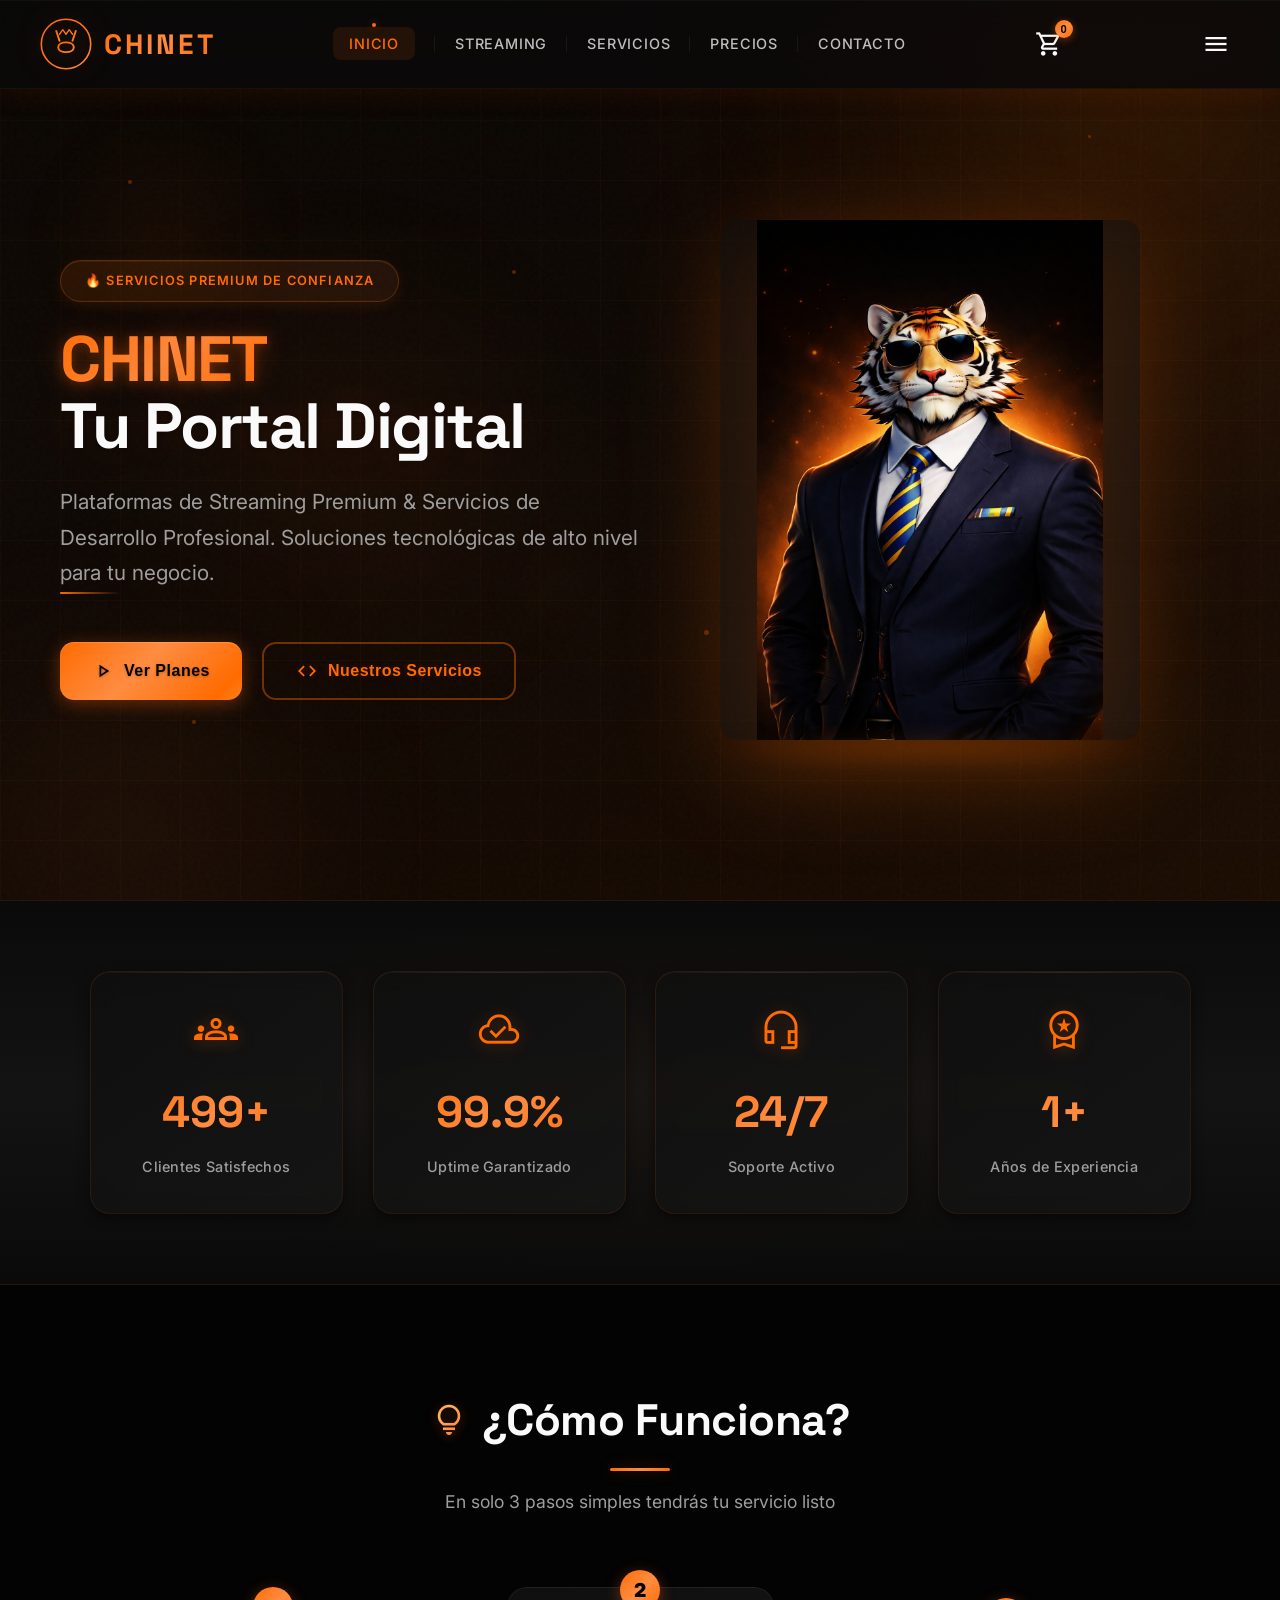
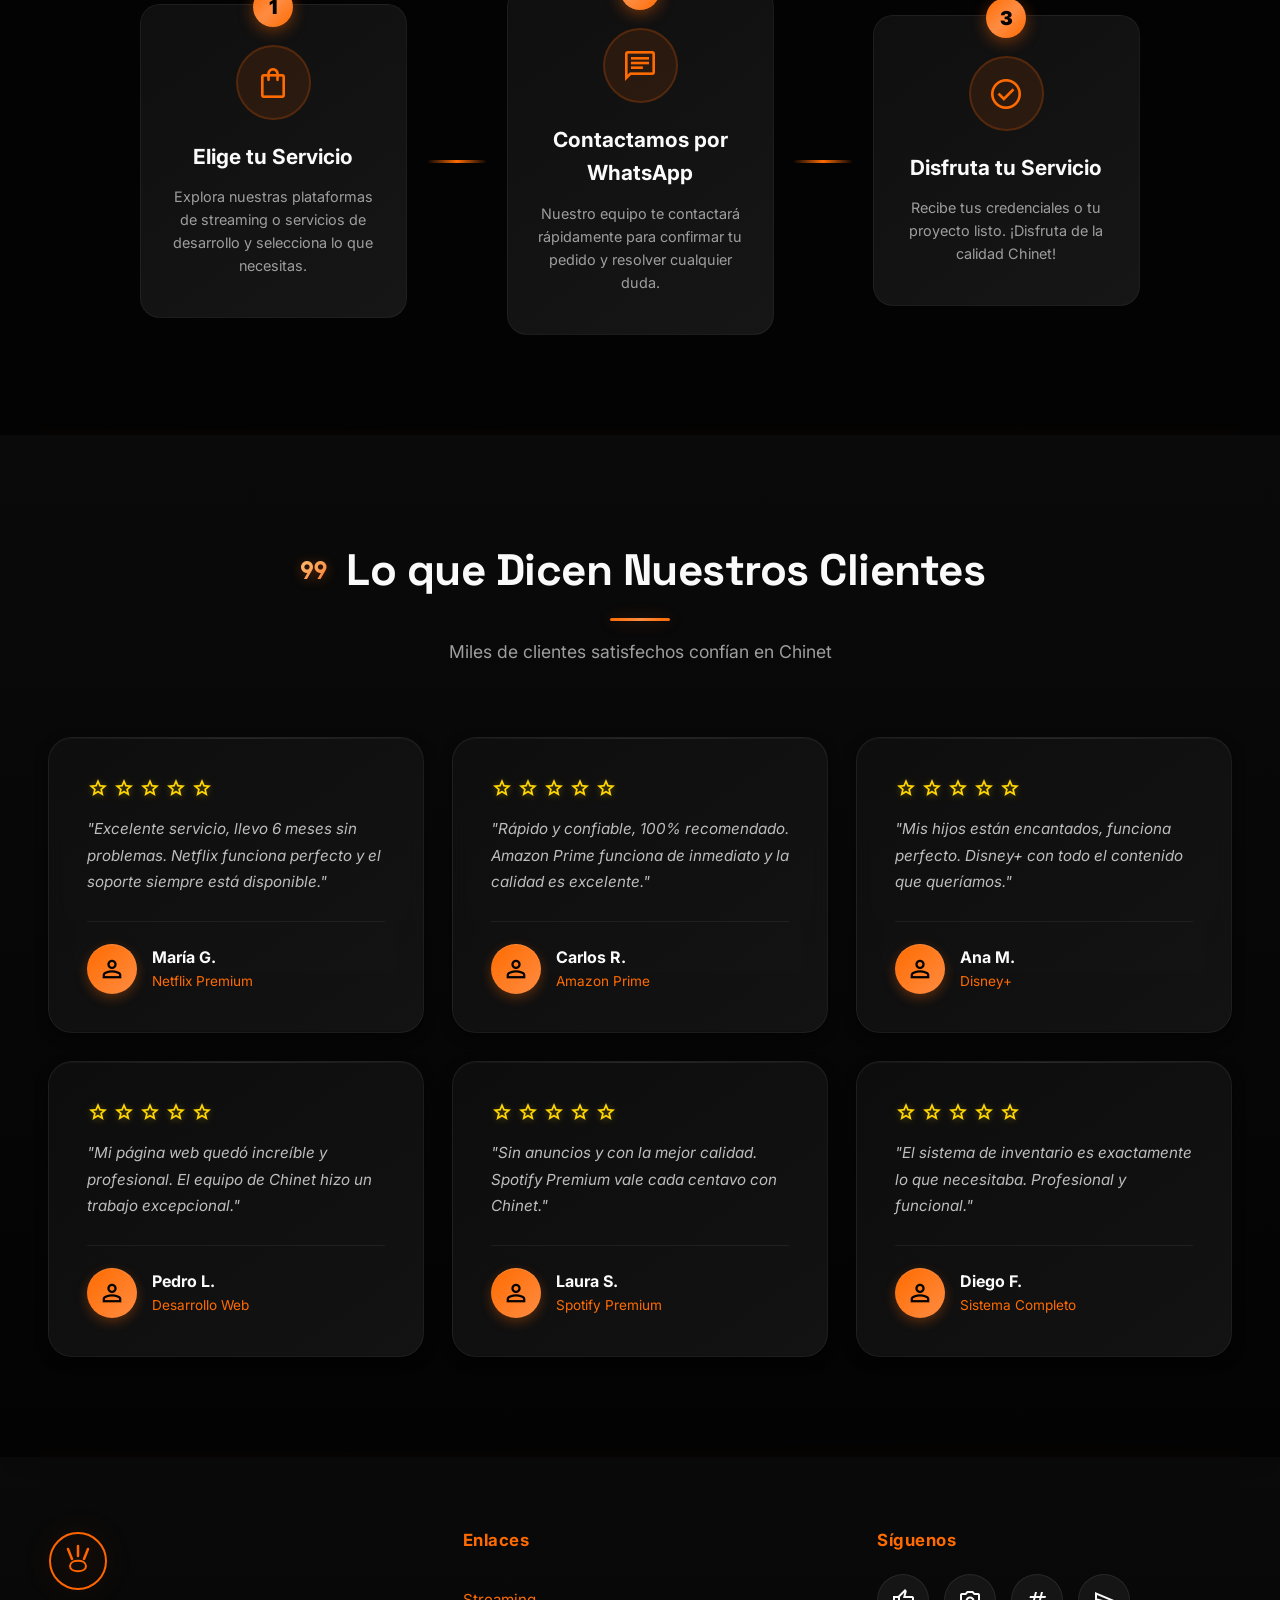
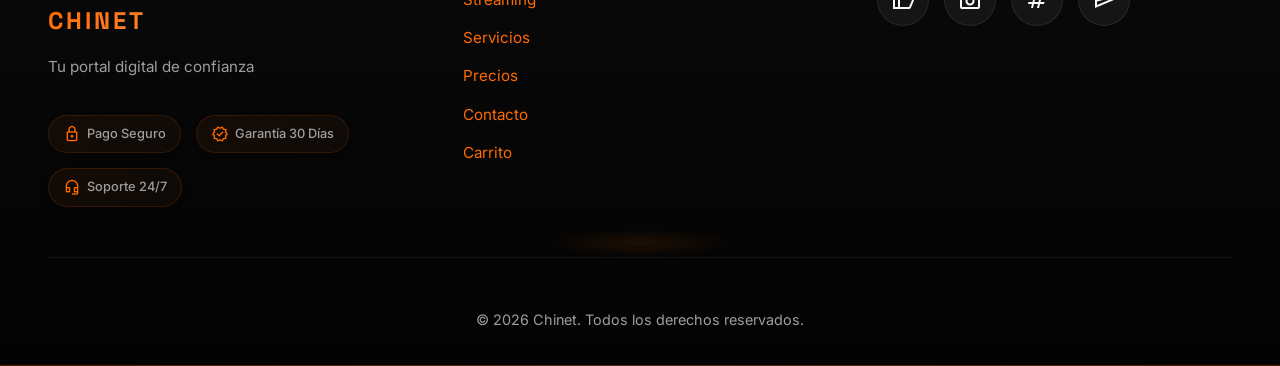
<file: Chinet_Web/index.html>
<!DOCTYPE html>
<html lang="es">
<head>
    <meta charset="UTF-8">
    <meta name="viewport" content="width=device-width, initial-scale=1.0">
    <title>Chinet - Streaming Premium & Servicios de Desarrollo Profesional</title>

    <!-- SEO Meta Tags -->
    <meta name="description" content="Chinet - Tu portal de confianza para streaming premium (Netflix, Amazon Prime, Disney+) y servicios de desarrollo profesional. Bots, páginas web, sistemas completos y más.">
    <meta name="keywords" content="streaming, netflix, amazon prime, disney plus, desarrollo web, bots, servicios digitales, spotify, hbo max, youtube premium">
    <meta name="author" content="Chinet">
    <meta name="robots" content="index, follow">
    <link rel="canonical" href="https://chinet.com/">

    <!-- Open Graph Tags -->
    <meta property="og:title" content="Chinet - Streaming Premium & Servicios de Desarrollo">
    <meta property="og:description" content="Tu portal de confianza para streaming premium y servicios de desarrollo profesional. Bots, páginas web, sistemas completos y más.">
    <meta property="og:image" content="https://chinet.com/og-image.jpg">
    <meta property="og:url" content="https://chinet.com/">
    <meta property="og:type" content="website">
    <meta property="og:locale" content="es_ES">
    <meta property="og:site_name" content="Chinet">

    <!-- Twitter Card Tags -->
    <meta name="twitter:card" content="summary_large_image">
    <meta name="twitter:title" content="Chinet - Streaming Premium & Servicios de Desarrollo">
    <meta name="twitter:description" content="Tu portal de confianza para streaming premium y servicios de desarrollo profesional.">
    <meta name="twitter:image" content="https://chinet.com/twitter-image.jpg">

    <!-- JSON-LD Structured Data -->
    <script type="application/ld+json">
    {
        "@context": "https://schema.org",
        "@type": "Organization",
        "name": "Chinet",
        "url": "https://chinet.com",
        "logo": "https://chinet.com/logo.png",
        "description": "Portal de streaming premium y servicios de desarrollo profesional",
        "contactPoint": {
            "@type": "ContactPoint",
            "telephone": "+51-956-131-320",
            "contactType": "customer service",
            "availableLanguage": "Spanish"
        },
        "sameAs": [
            "https://facebook.com/chinet",
            "https://instagram.com/chinet",
            "https://twitter.com/chinet"
        ]
    }
    </script>

    <!-- Preconnect & Preload -->
    <link rel="preconnect" href="https://fonts.googleapis.com">
    <link rel="preconnect" href="https://fonts.gstatic.com" crossorigin>
    <link rel="preload" href="https://fonts.googleapis.com/css2?family=Inter:wght@300;400;500;600;700;800;900&family=Space+Grotesk:wght@400;500;600;700&display=swap" as="style">
    <link rel="preload" href="https://fonts.googleapis.com/css2?family=Material+Symbols+Outlined:opsz,wght,FILL,GRAD@20..48,100..700,0..1,-50..200" as="style">
    <link rel="preload" href="styles.css" as="style">
    <link rel="preload" href="script.js" as="script">

    <link rel="stylesheet" href="styles.css">
    <link rel="stylesheet" href="https://fonts.googleapis.com/css2?family=Inter:wght@300;400;500;600;700;800;900&family=Space+Grotesk:wght@400;500;600;700&display=swap">
    <link rel="stylesheet" href="https://fonts.googleapis.com/css2?family=Material+Symbols+Outlined:opsz,wght,FILL,GRAD@20..48,100..700,0..1,-50..200" />
</head>
<body>
    <!-- Scroll Progress Bar -->
    <div class="scroll-progress-bar" id="scrollProgressBar" aria-hidden="true"></div>

    <!-- Back to Top Button -->
    <button class="back-to-top" id="backToTop" aria-label="Volver arriba">
        <span class="material-symbols-outlined">keyboard_arrow_up</span>
    </button>

    <!-- Skip to Main Content Link (Accessibility) -->
    <a href="#main-content" class="skip-link">Saltar al contenido principal</a>

    <!-- Header -->
    <header id="header" role="banner">
        <nav class="navbar" role="navigation" aria-label="Navegación principal">
            <div class="logo" role="img" aria-label="Logo de Chinet - Tigre profesional" onclick="window.location.href='index.html'">
                <div class="tiger-logo">
                    <svg viewBox="0 0 80 80" xmlns="http://www.w3.org/2000/svg" role="img" aria-label="Logo del tigre de Chinet">
                        <defs>
                            <linearGradient id="tigerGrad" x1="0%" y1="0%" x2="100%" y2="100%">
                                <stop offset="0%" style="stop-color:#FF6600;stop-opacity:1" />
                                <stop offset="100%" style="stop-color:#FF8533;stop-opacity:1" />
                            </linearGradient>
                        </defs>
                        <circle cx="40" cy="40" r="38" fill="none" stroke="url(#tigerGrad)" stroke-width="2.5"/>
                        <path d="M25 20 L30 35" stroke="url(#tigerGrad)" stroke-width="3" stroke-linecap="round"/>
                        <path d="M40 15 L40 30" stroke="url(#tigerGrad)" stroke-width="3" stroke-linecap="round"/>
                        <path d="M55 20 L50 35" stroke="url(#tigerGrad)" stroke-width="3" stroke-linecap="round"/>
                        <path d="M30 25 L35 18 L40 25 L45 18 L50 25" fill="none" stroke="url(#tigerGrad)" stroke-width="2" stroke-linecap="round" stroke-linejoin="round"/>
                        <path d="M28 45 C28 35, 52 35, 52 45 C52 55, 28 55, 28 45" fill="none" stroke="url(#tigerGrad)" stroke-width="3"/>
                    </svg>
                </div>
                <span class="brand-name">CHINET</span>
            </div>
            <ul class="nav-links" role="menubar">
                <li role="none"><a href="index.html" class="active" role="menuitem">Inicio</a></li>
                <li role="none"><a href="streaming.html" role="menuitem">Streaming</a></li>
                <li role="none"><a href="servicios.html" role="menuitem">Servicios</a></li>
                <li role="none"><a href="precios.html" role="menuitem">Precios</a></li>
                <li role="none"><a href="contacto.html" role="menuitem">Contacto</a></li>
            </ul>
            <button class="cart-btn" id="cartBtn" aria-label="Carrito de compras" onclick="window.location.href='carrito.html'">
                <span class="material-symbols-outlined" aria-hidden="true">shopping_cart</span>
                <span class="cart-count" id="cartCount" aria-live="polite">0</span>
            </button>
            <button class="mobile-menu-btn" id="mobileMenuBtn" aria-label="Abrir menú de navegación" aria-expanded="false">
                <span class="material-symbols-outlined" aria-hidden="true">menu</span>
            </button>
        </nav>
    </header>

    <!-- Hero Section -->
    <main id="main-content">
    <section id="home" class="hero mesh-bg" aria-label="Bienvenida">
        <!-- Animated Grid Pattern -->
        <div class="grid-pattern" aria-hidden="true"></div>

        <!-- Aurora Effect -->
        <div class="aurora-effect" aria-hidden="true"></div>

        <!-- Floating Particles -->
        <div class="particles-container" aria-hidden="true">
            <div class="particle"></div>
            <div class="particle"></div>
            <div class="particle"></div>
            <div class="particle"></div>
            <div class="particle"></div>
            <div class="particle"></div>
            <div class="particle"></div>
            <div class="particle"></div>
        </div>

        <!-- Floating Orbs -->
        <div class="hero-orb hero-orb-1" aria-hidden="true"></div>
        <div class="hero-orb hero-orb-2" aria-hidden="true"></div>
        <div class="hero-orb hero-orb-3" aria-hidden="true"></div>

        <div class="hero-content reveal">
            <div class="hero-badge">🔥 Servicios Premium de Confianza</div>
            <h1 class="hero-title">
                <span class="highlight">CHINET</span><br>Tu Portal Digital
            </h1>
            <p class="hero-subtitle">Plataformas de Streaming Premium & Servicios de Desarrollo Profesional. Soluciones tecnológicas de alto nivel para tu negocio.</p>
            <div class="hero-buttons">
                <button class="btn btn-primary" onclick="window.location.href='streaming.html'" aria-label="Ver planes de streaming">
                    <span class="material-symbols-outlined" aria-hidden="true">play_arrow</span> Ver Planes
                </button>
                <button class="btn btn-secondary" onclick="window.location.href='servicios.html'" aria-label="Ver servicios de desarrollo">
                    <span class="material-symbols-outlined" aria-hidden="true">code</span> Nuestros Servicios
                </button>
            </div>
        </div>
        <div class="hero-tiger reveal reveal-right">
            <img class="tiger-mascot" src="chinet-mascot.png" alt="Mascota Chinet - Tigre profesional con traje y lentes" loading="eager">
        </div>
    </section>
    <!-- Social Proof Stats Bar -->
    <section id="stats-bar" class="stats-section" aria-label="Estadísticas de confianza">
        <div class="container">
            <div class="stats-grid">
                <div class="stat-item reveal stagger-1">
                    <div class="stat-icon"><span class="material-symbols-outlined icon-lg" aria-hidden="true">groups</span></div>
                    <div class="stat-number" data-target="500" data-suffix="+">0</div>
                    <div class="stat-label">Clientes Satisfechos</div>
                </div>
                <div class="stat-item reveal stagger-2">
                    <div class="stat-icon"><span class="material-symbols-outlined icon-lg" aria-hidden="true">cloud_done</span></div>
                    <div class="stat-number" data-target="99.9" data-suffix="%">0</div>
                    <div class="stat-label">Uptime Garantizado</div>
                </div>
                <div class="stat-item reveal stagger-3">
                    <div class="stat-icon"><span class="material-symbols-outlined icon-lg" aria-hidden="true">headset_mic</span></div>
                    <div class="stat-text">24/7</div>
                    <div class="stat-label">Soporte Activo</div>
                </div>
                <div class="stat-item reveal stagger-4">
                    <div class="stat-icon"><span class="material-symbols-outlined icon-lg" aria-hidden="true">workspace_premium</span></div>
                    <div class="stat-number" data-target="2" data-suffix="+">0</div>
                    <div class="stat-label">Años de Experiencia</div>
                </div>
            </div>
        </div>
    </section>

    <!-- How It Works Section -->
    <section id="how-it-works" class="section how-it-works-section" aria-label="Cómo funciona">
        <div class="container">
            <div class="section-header">
                <h2 class="section-title">
                    <span class="material-symbols-outlined icon-lg" aria-hidden="true">lightbulb</span> ¿Cómo Funciona?
                </h2>
                <p class="section-subtitle">En solo 3 pasos simples tendrás tu servicio listo</p>
            </div>
            <div class="steps-grid">
                <div class="step-card reveal stagger-1">
                    <div class="step-number">1</div>
                    <div class="step-icon"><span class="material-symbols-outlined icon-lg" aria-hidden="true">shopping_bag</span></div>
                    <h3>Elige tu Servicio</h3>
                    <p>Explora nuestras plataformas de streaming o servicios de desarrollo y selecciona lo que necesitas.</p>
                </div>
                <div class="step-connector" aria-hidden="true"></div>
                <div class="step-card reveal stagger-3">
                    <div class="step-number">2</div>
                    <div class="step-icon"><span class="material-symbols-outlined icon-lg" aria-hidden="true">chat</span></div>
                    <h3>Contactamos por WhatsApp</h3>
                    <p>Nuestro equipo te contactará rápidamente para confirmar tu pedido y resolver cualquier duda.</p>
                </div>
                <div class="step-connector" aria-hidden="true"></div>
                <div class="step-card reveal stagger-5">
                    <div class="step-number">3</div>
                    <div class="step-icon"><span class="material-symbols-outlined icon-lg" aria-hidden="true">check_circle</span></div>
                    <h3>Disfruta tu Servicio</h3>
                    <p>Recibe tus credenciales o tu proyecto listo. ¡Disfruta de la calidad Chinet!</p>
                </div>
            </div>
        </div>
    </section>

    <!-- Testimonials Section -->
    <section id="testimonials" class="section testimonials-section" aria-label="Testimonios de clientes">
        <div class="container">
            <div class="section-header">
                <h2 class="section-title">
                    <span class="material-symbols-outlined icon-lg" aria-hidden="true">format_quote</span> Lo que Dicen Nuestros Clientes
                </h2>
                <p class="section-subtitle">Miles de clientes satisfechos confían en Chinet</p>
            </div>
            <div class="testimonials-grid">
                <div class="testimonial-card reveal stagger-1">
                    <div class="testimonial-stars" aria-label="5 estrellas">
                        <span class="material-symbols-outlined star-filled" aria-hidden="true">star</span>
                        <span class="material-symbols-outlined star-filled" aria-hidden="true">star</span>
                        <span class="material-symbols-outlined star-filled" aria-hidden="true">star</span>
                        <span class="material-symbols-outlined star-filled" aria-hidden="true">star</span>
                        <span class="material-symbols-outlined star-filled" aria-hidden="true">star</span>
                    </div>
                    <p class="testimonial-text">"Excelente servicio, llevo 6 meses sin problemas. Netflix funciona perfecto y el soporte siempre está disponible."</p>
                    <div class="testimonial-author">
                        <div class="author-avatar"><span class="material-symbols-outlined" aria-hidden="true">person</span></div>
                        <div class="author-info"><strong>María G.</strong><span>Netflix Premium</span></div>
                    </div>
                </div>
                <div class="testimonial-card">
                    <div class="testimonial-stars" aria-label="5 estrellas">
                        <span class="material-symbols-outlined star-filled" aria-hidden="true">star</span>
                        <span class="material-symbols-outlined star-filled" aria-hidden="true">star</span>
                        <span class="material-symbols-outlined star-filled" aria-hidden="true">star</span>
                        <span class="material-symbols-outlined star-filled" aria-hidden="true">star</span>
                        <span class="material-symbols-outlined star-filled" aria-hidden="true">star</span>
                    </div>
                    <p class="testimonial-text">"Rápido y confiable, 100% recomendado. Amazon Prime funciona de inmediato y la calidad es excelente."</p>
                    <div class="testimonial-author">
                        <div class="author-avatar"><span class="material-symbols-outlined" aria-hidden="true">person</span></div>
                        <div class="author-info"><strong>Carlos R.</strong><span>Amazon Prime</span></div>
                    </div>
                </div>
                <div class="testimonial-card reveal stagger-2">
                    <div class="testimonial-stars" aria-label="5 estrellas">
                        <span class="material-symbols-outlined star-filled" aria-hidden="true">star</span>
                        <span class="material-symbols-outlined star-filled" aria-hidden="true">star</span>
                        <span class="material-symbols-outlined star-filled" aria-hidden="true">star</span>
                        <span class="material-symbols-outlined star-filled" aria-hidden="true">star</span>
                        <span class="material-symbols-outlined star-filled" aria-hidden="true">star</span>
                    </div>
                    <p class="testimonial-text">"Mis hijos están encantados, funciona perfecto. Disney+ con todo el contenido que queríamos."</p>
                    <div class="testimonial-author">
                        <div class="author-avatar"><span class="material-symbols-outlined" aria-hidden="true">person</span></div>
                        <div class="author-info"><strong>Ana M.</strong><span>Disney+</span></div>
                    </div>
                </div>
                <div class="testimonial-card reveal stagger-3">
                    <div class="testimonial-stars" aria-label="5 estrellas">
                        <span class="material-symbols-outlined star-filled" aria-hidden="true">star</span>
                        <span class="material-symbols-outlined star-filled" aria-hidden="true">star</span>
                        <span class="material-symbols-outlined star-filled" aria-hidden="true">star</span>
                        <span class="material-symbols-outlined star-filled" aria-hidden="true">star</span>
                        <span class="material-symbols-outlined star-filled" aria-hidden="true">star</span>
                    </div>
                    <p class="testimonial-text">"Mi página web quedó increíble y profesional. El equipo de Chinet hizo un trabajo excepcional."</p>
                    <div class="testimonial-author">
                        <div class="author-avatar"><span class="material-symbols-outlined" aria-hidden="true">person</span></div>
                        <div class="author-info"><strong>Pedro L.</strong><span>Desarrollo Web</span></div>
                    </div>
                </div>
                <div class="testimonial-card reveal stagger-4">
                    <div class="testimonial-stars" aria-label="5 estrellas">
                        <span class="material-symbols-outlined star-filled" aria-hidden="true">star</span>
                        <span class="material-symbols-outlined star-filled" aria-hidden="true">star</span>
                        <span class="material-symbols-outlined star-filled" aria-hidden="true">star</span>
                        <span class="material-symbols-outlined star-filled" aria-hidden="true">star</span>
                        <span class="material-symbols-outlined star-filled" aria-hidden="true">star</span>
                    </div>
                    <p class="testimonial-text">"Sin anuncios y con la mejor calidad. Spotify Premium vale cada centavo con Chinet."</p>
                    <div class="testimonial-author">
                        <div class="author-avatar"><span class="material-symbols-outlined" aria-hidden="true">person</span></div>
                        <div class="author-info"><strong>Laura S.</strong><span>Spotify Premium</span></div>
                    </div>
                </div>
                <div class="testimonial-card reveal stagger-5">
                    <div class="testimonial-stars" aria-label="5 estrellas">
                        <span class="material-symbols-outlined star-filled" aria-hidden="true">star</span>
                        <span class="material-symbols-outlined star-filled" aria-hidden="true">star</span>
                        <span class="material-symbols-outlined star-filled" aria-hidden="true">star</span>
                        <span class="material-symbols-outlined star-filled" aria-hidden="true">star</span>
                        <span class="material-symbols-outlined star-filled" aria-hidden="true">star</span>
                    </div>
                    <p class="testimonial-text">"El sistema de inventario es exactamente lo que necesitaba. Profesional y funcional."</p>
                    <div class="testimonial-author">
                        <div class="author-avatar"><span class="material-symbols-outlined" aria-hidden="true">person</span></div>
                        <div class="author-info"><strong>Diego F.</strong><span>Sistema Completo</span></div>
                    </div>
                </div>
            </div>
        </div>
    </section>

    <!-- Footer -->
    <footer class="footer" role="contentinfo">
        <div class="container">
            <div class="footer-content">
                <div class="footer-brand">
                    <div class="footer-tiger">
                        <svg viewBox="0 0 60 60" xmlns="http://www.w3.org/2000/svg" role="img" aria-label="Logo del tigre de Chinet">
                            <circle cx="30" cy="30" r="28" fill="none" stroke="#FF6600" stroke-width="2"/>
                            <path d="M20 18 L24 28" stroke="#FF6600" stroke-width="2.5" stroke-linecap="round"/>
                            <path d="M30 15 L30 25" stroke="#FF6600" stroke-width="2.5" stroke-linecap="round"/>
                            <path d="M40 18 L36 28" stroke="#FF6600" stroke-width="2.5" stroke-linecap="round"/>
                            <path d="M22 35 C22 28, 38 28, 38 35 C38 42, 22 42, 22 35" fill="none" stroke="#FF6600" stroke-width="2"/>
                        </svg>
                    </div>
                    <span class="brand-name">CHINET</span>
                    <p>Tu portal digital de confianza</p>
                    <!-- Trust Badges in Footer -->
                    <div class="footer-trust-badges">
                        <div class="footer-trust-badge">
                            <span class="material-symbols-outlined" aria-hidden="true">lock</span>
                            <span>Pago Seguro</span>
                        </div>
                        <div class="footer-trust-badge">
                            <span class="material-symbols-outlined" aria-hidden="true">verified</span>
                            <span>Garantía 30 Días</span>
                        </div>
                        <div class="footer-trust-badge">
                            <span class="material-symbols-outlined" aria-hidden="true">headset_mic</span>
                            <span>Soporte 24/7</span>
                        </div>
                    </div>
                </div>
                <div class="footer-links">
                    <h4>Enlaces</h4>
                    <a href="streaming.html">Streaming</a>
                    <a href="servicios.html">Servicios</a>
                    <a href="precios.html">Precios</a>
                    <a href="contacto.html">Contacto</a>
                    <a href="carrito.html">Carrito</a>
                </div>
                <div class="footer-social">
                    <h4>Síguenos</h4>
                    <div class="social-icons">
                        <a href="#" class="social-icon" aria-label="Facebook de Chinet"><span class="material-symbols-outlined" aria-hidden="true">thumb_up</span></a>
                        <a href="#" class="social-icon" aria-label="Instagram de Chinet"><span class="material-symbols-outlined" aria-hidden="true">photo_camera</span></a>
                        <a href="#" class="social-icon" aria-label="Twitter de Chinet"><span class="material-symbols-outlined" aria-hidden="true">tag</span></a>
                        <a href="#" class="social-icon" aria-label="Telegram de Chinet"><span class="material-symbols-outlined" aria-hidden="true">send</span></a>
                    </div>
                </div>
            </div>
            <div class="footer-bottom">
                <p>&copy; 2026 Chinet. Todos los derechos reservados.</p>
            </div>
        </div>
    </footer>
    </main>

    <script src="script.js?v=2" defer></script>
</body>
</html>
</file>
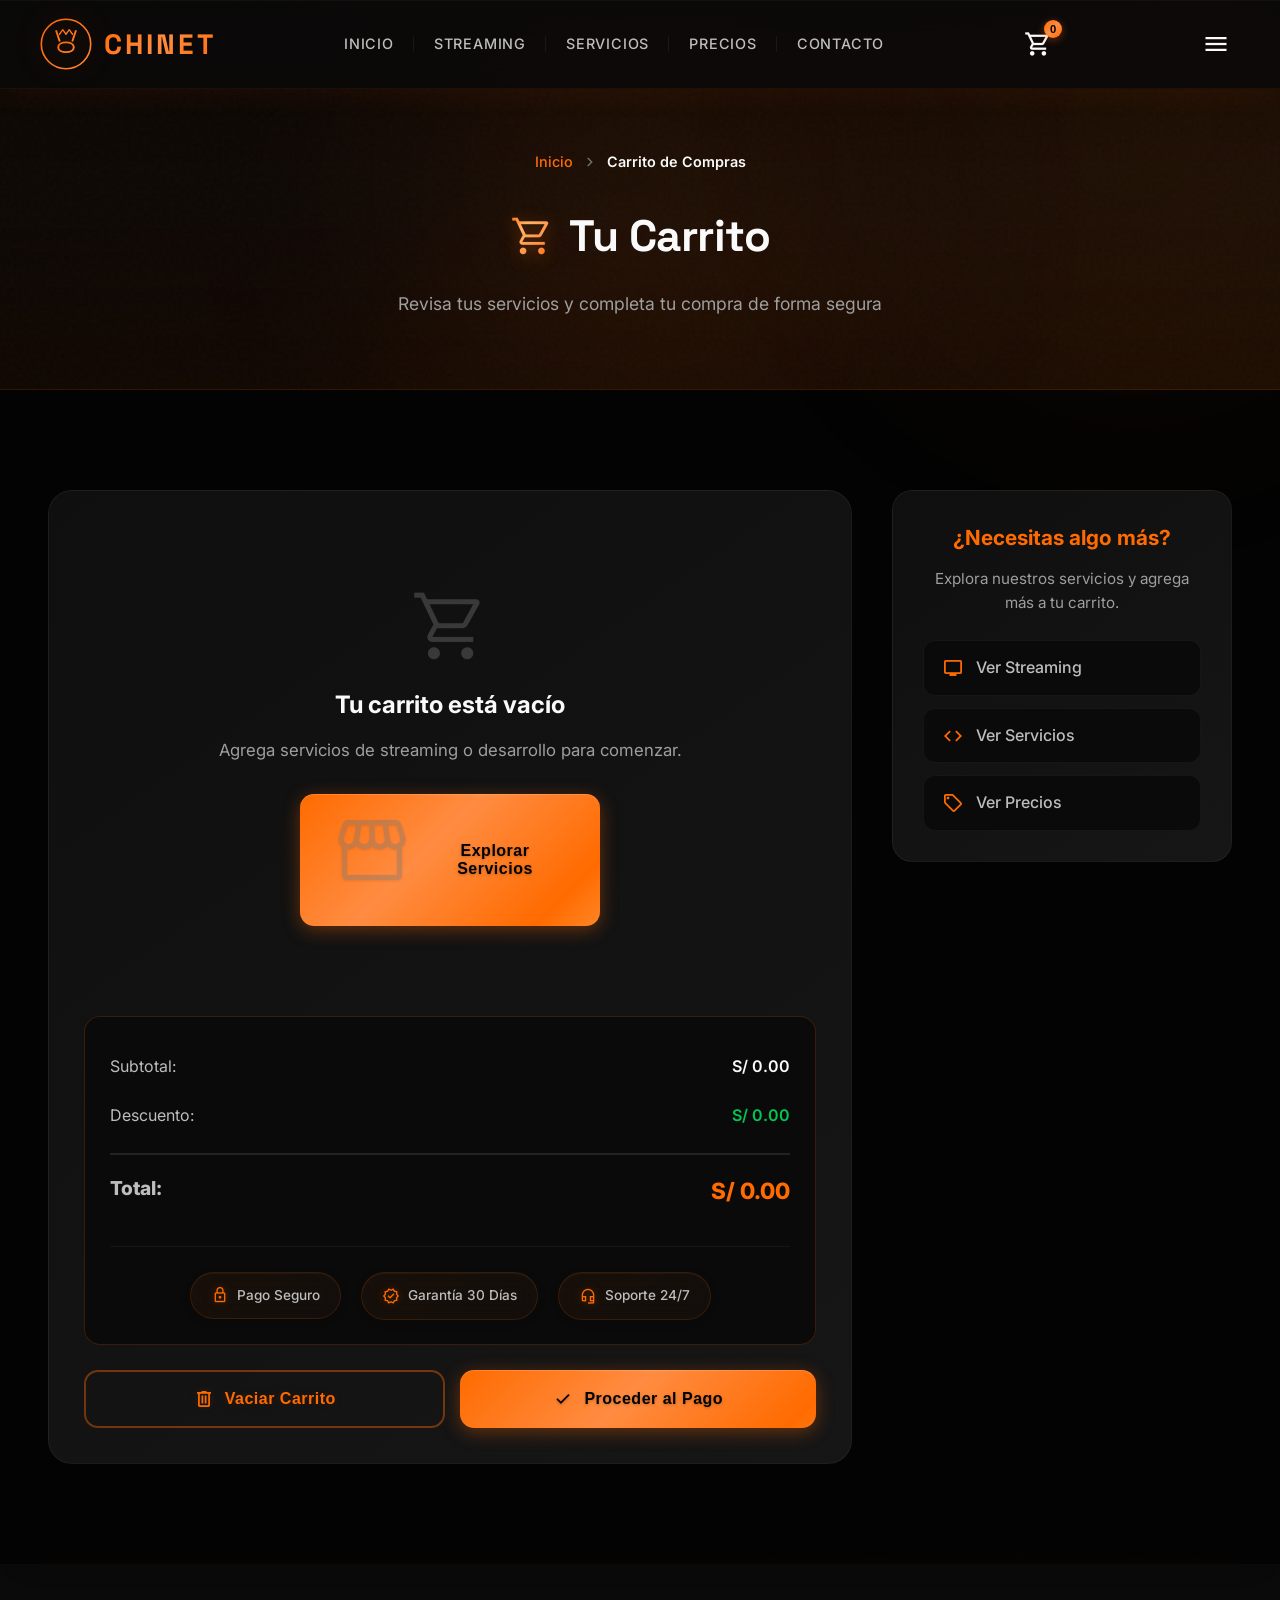
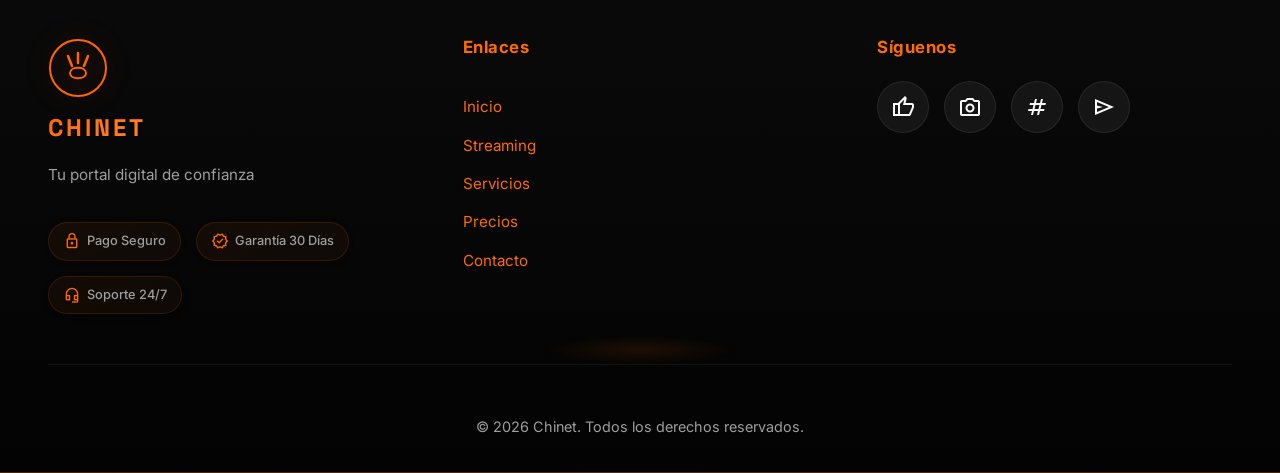
<file: Chinet_Web/carrito.html>
<!DOCTYPE html>
<html lang="es">
<head>
    <meta charset="UTF-8">
    <meta name="viewport" content="width=device-width, initial-scale=1.0">
    <title>Carrito de Compras - Chinet | Streaming & Desarrollo</title>

    <!-- SEO Meta Tags -->
    <meta name="description" content="Tu carrito de compras en Chinet. Revisa tus servicios seleccionados y completa tu compra.">
    <meta name="keywords" content="carrito compras, checkout, comprar streaming, servicios digitales">
    <meta name="author" content="Chinet">
    <meta name="robots" content="noindex, nofollow">
    <link rel="canonical" href="https://chinet.com/carrito.html">

    <!-- Open Graph Tags -->
    <meta property="og:title" content="Chinet - Carrito de Compras">
    <meta property="og:description" content="Revisa tu carrito y completa tu compra de forma segura.">
    <meta property="og:image" content="https://chinet.com/og-image.jpg">
    <meta property="og:url" content="https://chinet.com/carrito.html">
    <meta property="og:type" content="website">

    <!-- Preconnect & Preload -->
    <link rel="preconnect" href="https://fonts.googleapis.com">
    <link rel="preconnect" href="https://fonts.gstatic.com" crossorigin>
    <link rel="preload" href="https://fonts.googleapis.com/css2?family=Inter:wght@300;400;500;600;700;800;900&family=Space+Grotesk:wght@400;500;600;700&display=swap" as="style">
    <link rel="preload" href="styles.css" as="style">
    <link rel="preload" href="script.js" as="script">

    <link rel="stylesheet" href="styles.css">
    <link rel="stylesheet" href="https://fonts.googleapis.com/css2?family=Inter:wght@300;400;500;600;700;800;900&family=Space+Grotesk:wght@400;500;600;700&display=swap">
    <link rel="stylesheet" href="https://fonts.googleapis.com/css2?family=Material+Symbols+Outlined:opsz,wght,FILL,GRAD@20..48,100..700,0..1,-50..200" />
</head>
<body>
    <!-- Scroll Progress Bar -->
    <div class="scroll-progress-bar" id="scrollProgressBar" aria-hidden="true"></div>

    <!-- Back to Top Button -->
    <button class="back-to-top" id="backToTop" aria-label="Volver arriba">
        <span class="material-symbols-outlined">keyboard_arrow_up</span>
    </button>

    <a href="#main-content" class="skip-link">Saltar al contenido principal</a>

    <!-- Header -->
    <header id="header" role="banner">
        <nav class="navbar" role="navigation" aria-label="Navegación principal">
            <div class="logo" role="img" aria-label="Logo de Chinet - Tigre profesional" onclick="window.location.href='index.html'">
                <div class="tiger-logo">
                    <svg viewBox="0 0 80 80" xmlns="http://www.w3.org/2000/svg" role="img" aria-label="Logo del tigre de Chinet">
                        <defs>
                            <linearGradient id="tigerGrad" x1="0%" y1="0%" x2="100%" y2="100%">
                                <stop offset="0%" style="stop-color:#FF6600;stop-opacity:1" />
                                <stop offset="100%" style="stop-color:#FF8533;stop-opacity:1" />
                            </linearGradient>
                        </defs>
                        <circle cx="40" cy="40" r="38" fill="none" stroke="url(#tigerGrad)" stroke-width="2.5"/>
                        <path d="M25 20 L30 35" stroke="url(#tigerGrad)" stroke-width="3" stroke-linecap="round"/>
                        <path d="M40 15 L40 30" stroke="url(#tigerGrad)" stroke-width="3" stroke-linecap="round"/>
                        <path d="M55 20 L50 35" stroke="url(#tigerGrad)" stroke-width="3" stroke-linecap="round"/>
                        <path d="M30 25 L35 18 L40 25 L45 18 L50 25" fill="none" stroke="url(#tigerGrad)" stroke-width="2" stroke-linecap="round" stroke-linejoin="round"/>
                        <path d="M28 45 C28 35, 52 35, 52 45 C52 55, 28 55, 28 45" fill="none" stroke="url(#tigerGrad)" stroke-width="3"/>
                    </svg>
                </div>
                <span class="brand-name">CHINET</span>
            </div>
            <ul class="nav-links" role="menubar">
                <li role="none"><a href="index.html" role="menuitem">Inicio</a></li>
                <li role="none"><a href="streaming.html" role="menuitem">Streaming</a></li>
                <li role="none"><a href="servicios.html" role="menuitem">Servicios</a></li>
                <li role="none"><a href="precios.html" role="menuitem">Precios</a></li>
                <li role="none"><a href="contacto.html" role="menuitem">Contacto</a></li>
            </ul>
            <button class="cart-btn" id="cartBtn" aria-label="Carrito de compras - 0 artículos" onclick="window.location.href='carrito.html'">
                <span class="material-symbols-outlined" aria-hidden="true">shopping_cart</span>
                <span class="cart-count" id="cartCount" aria-live="polite">0</span>
            </button>
            <button class="mobile-menu-btn" id="mobileMenuBtn" aria-label="Abrir menú de navegación" aria-expanded="false">
                <span class="material-symbols-outlined" aria-hidden="true">menu</span>
            </button>
        </nav>
    </header>

    <main id="main-content">
    <!-- Page Header -->
    <section class="page-header mesh-bg" aria-label="Encabezado de página">
        <div class="aurora-effect" aria-hidden="true"></div>
        <div class="container">
            <div class="breadcrumb">
                <a href="index.html">Inicio</a>
                <span class="material-symbols-outlined icon-sm" aria-hidden="true">chevron_right</span>
                <span>Carrito de Compras</span>
            </div>
            <h1 class="page-title">
                <span class="material-symbols-outlined icon-lg" aria-hidden="true">shopping_cart</span> Tu Carrito
            </h1>
            <p class="page-subtitle">Revisa tus servicios y completa tu compra de forma segura</p>
        </div>
    </section>

    <!-- Cart Content Section -->
    <section id="cart-page" class="section" aria-label="Carrito de compras">
        <div class="container">
            <div class="cart-page-wrapper">
                <!-- Cart Items Container -->
                <div class="cart-items-container">
                    <div id="cartPageItems" class="cart-page-items" aria-live="polite">
                        <!-- Cart items will be rendered here by JS -->
                    </div>

                    <!-- Cart Summary -->
                    <div class="cart-summary">
                        <div class="cart-summary-row">
                            <span>Subtotal:</span>
                            <span id="cartSubtotal">S/ 0.00</span>
                        </div>
                        <div class="cart-summary-row">
                            <span>Descuento:</span>
                            <span id="cartDiscount" class="discount-text">S/ 0.00</span>
                        </div>
                        <div class="cart-summary-row cart-total-row">
                            <span>Total:</span>
                            <span id="cartTotal" class="cart-total-value">S/ 0.00</span>
                        </div>

                        <!-- Trust Badges -->
                        <div class="trust-badges">
                            <div class="trust-badge">
                                <span class="material-symbols-outlined" aria-hidden="true">lock</span>
                                <span>Pago Seguro</span>
                            </div>
                            <div class="trust-badge">
                                <span class="material-symbols-outlined" aria-hidden="true">verified</span>
                                <span>Garantía 30 Días</span>
                            </div>
                            <div class="trust-badge">
                                <span class="material-symbols-outlined" aria-hidden="true">headset_mic</span>
                                <span>Soporte 24/7</span>
                            </div>
                        </div>
                    </div>

                    <!-- Checkout Actions -->
                    <div class="cart-actions">
                        <button class="btn btn-secondary" id="clearCartPage" aria-label="Vaciar carrito">
                            <span class="material-symbols-outlined" aria-hidden="true">delete</span> Vaciar Carrito
                        </button>
                        <button class="btn btn-primary" id="checkoutPage" aria-label="Proceder al pago por WhatsApp">
                            <span class="material-symbols-outlined" aria-hidden="true">check</span> Proceder al Pago
                        </button>
                    </div>
                </div>

                <!-- Continue Shopping Sidebar -->
                <div class="cart-sidebar">
                    <div class="cart-sidebar-card">
                        <h3>¿Necesitas algo más?</h3>
                        <p>Explora nuestros servicios y agrega más a tu carrito.</p>
                        <div class="cart-sidebar-links">
                            <a href="streaming.html" class="sidebar-link">
                                <span class="material-symbols-outlined" aria-hidden="true">tv</span>
                                <span>Ver Streaming</span>
                            </a>
                            <a href="servicios.html" class="sidebar-link">
                                <span class="material-symbols-outlined" aria-hidden="true">code</span>
                                <span>Ver Servicios</span>
                            </a>
                            <a href="precios.html" class="sidebar-link">
                                <span class="material-symbols-outlined" aria-hidden="true">sell</span>
                                <span>Ver Precios</span>
                            </a>
                        </div>
                    </div>
                </div>
            </div>
        </div>
    </section>

    <!-- Footer -->
    <footer class="footer" role="contentinfo">
        <div class="container">
            <div class="footer-content">
                <div class="footer-brand">
                    <div class="footer-tiger">
                        <svg viewBox="0 0 60 60" xmlns="http://www.w3.org/2000/svg" role="img" aria-label="Logo del tigre de Chinet">
                            <circle cx="30" cy="30" r="28" fill="none" stroke="#FF6600" stroke-width="2"/>
                            <path d="M20 18 L24 28" stroke="#FF6600" stroke-width="2.5" stroke-linecap="round"/>
                            <path d="M30 15 L30 25" stroke="#FF6600" stroke-width="2.5" stroke-linecap="round"/>
                            <path d="M40 18 L36 28" stroke="#FF6600" stroke-width="2.5" stroke-linecap="round"/>
                            <path d="M22 35 C22 28, 38 28, 38 35 C38 42, 22 42, 22 35" fill="none" stroke="#FF6600" stroke-width="2"/>
                        </svg>
                    </div>
                    <span class="brand-name">CHINET</span>
                    <p>Tu portal digital de confianza</p>
                    <div class="footer-trust-badges">
                        <div class="footer-trust-badge">
                            <span class="material-symbols-outlined" aria-hidden="true">lock</span>
                            <span>Pago Seguro</span>
                        </div>
                        <div class="footer-trust-badge">
                            <span class="material-symbols-outlined" aria-hidden="true">verified</span>
                            <span>Garantía 30 Días</span>
                        </div>
                        <div class="footer-trust-badge">
                            <span class="material-symbols-outlined" aria-hidden="true">headset_mic</span>
                            <span>Soporte 24/7</span>
                        </div>
                    </div>
                </div>
                <div class="footer-links">
                    <h4>Enlaces</h4>
                    <a href="index.html">Inicio</a>
                    <a href="streaming.html">Streaming</a>
                    <a href="servicios.html">Servicios</a>
                    <a href="precios.html">Precios</a>
                    <a href="contacto.html">Contacto</a>
                </div>
                <div class="footer-social">
                    <h4>Síguenos</h4>
                    <div class="social-icons">
                        <a href="#" class="social-icon" aria-label="Facebook de Chinet"><span class="material-symbols-outlined" aria-hidden="true">thumb_up</span></a>
                        <a href="#" class="social-icon" aria-label="Instagram de Chinet"><span class="material-symbols-outlined" aria-hidden="true">photo_camera</span></a>
                        <a href="#" class="social-icon" aria-label="Twitter de Chinet"><span class="material-symbols-outlined" aria-hidden="true">tag</span></a>
                        <a href="#" class="social-icon" aria-label="Telegram de Chinet"><span class="material-symbols-outlined" aria-hidden="true">send</span></a>
                    </div>
                </div>
            </div>
            <div class="footer-bottom">
                <p>&copy; 2026 Chinet. Todos los derechos reservados.</p>
            </div>
        </div>
    </footer>
    </main>

    <script src="script.js?v=2" defer></script>
</body>
</html>
</file>
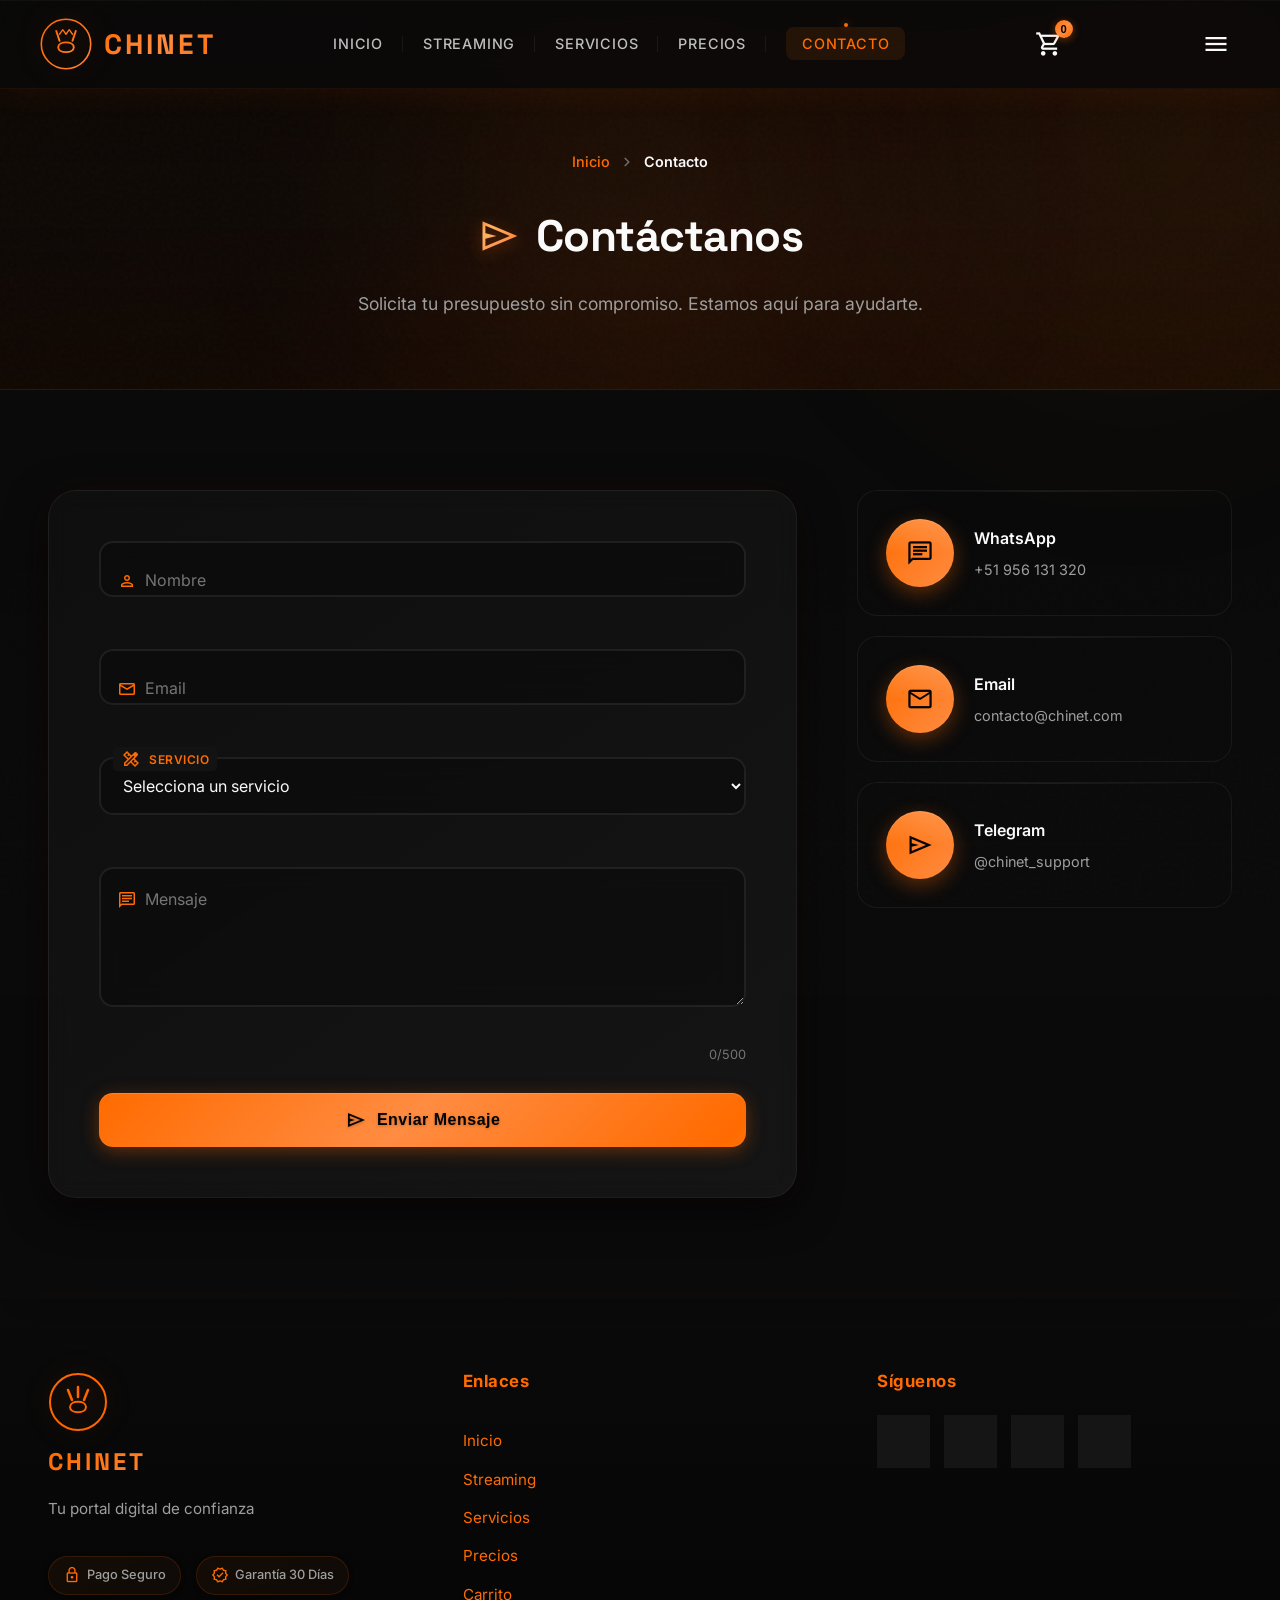
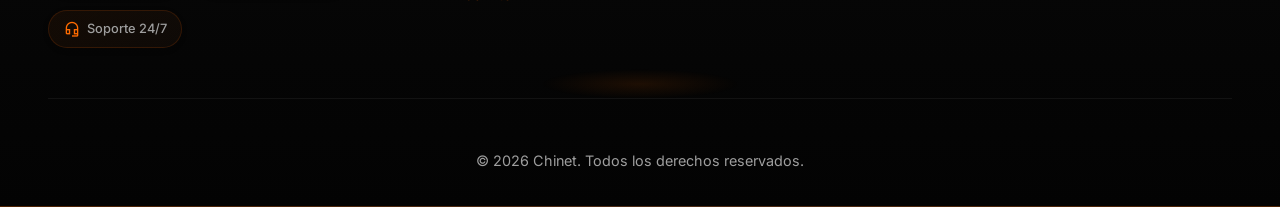
<file: Chinet_Web/contacto.html>
<!DOCTYPE html>
<html lang="es">
<head>
    <meta charset="UTF-8">
    <meta name="viewport" content="width=device-width, initial-scale=1.0">
    <title>Contacto - Chinet | Streaming & Desarrollo Profesional</title>

    <!-- SEO Meta Tags -->
    <meta name="description" content="Contacta con Chinet. Formulario de contacto, WhatsApp, email, Telegram y Discord. Estamos aquí para ayudarte.">
    <meta name="keywords" content="contacto chinet, whatsapp chinet, email soporte, telegram chinet, discord chinet">
    <meta name="author" content="Chinet">
    <meta name="robots" content="index, follow">
    <link rel="canonical" href="https://chinet.com/contacto.html">

    <!-- Open Graph Tags -->
    <meta property="og:title" content="Chinet - Contacto">
    <meta property="og:description" content="Contáctanos por WhatsApp, email, Telegram o Discord. Estamos disponibles 24/7.">
    <meta property="og:image" content="https://chinet.com/og-image.jpg">
    <meta property="og:url" content="https://chinet.com/contacto.html">
    <meta property="og:type" content="website">

    <!-- Preconnect & Preload -->
    <link rel="preconnect" href="https://fonts.googleapis.com">
    <link rel="preconnect" href="https://fonts.gstatic.com" crossorigin>
    <link rel="preload" href="https://fonts.googleapis.com/css2?family=Inter:wght@300;400;500;600;700;800;900&family=Space+Grotesk:wght@400;500;600;700&display=swap" as="style">
    <link rel="preload" href="styles.css" as="style">
    <link rel="preload" href="script.js" as="script">

    <link rel="stylesheet" href="styles.css">
    <link rel="stylesheet" href="https://fonts.googleapis.com/css2?family=Inter:wght@300;400;500;600;700;800;900&family=Space+Grotesk:wght@400;500;600;700&display=swap">
    <link rel="stylesheet" href="https://fonts.googleapis.com/css2?family=Material+Symbols+Outlined:opsz,wght,FILL,GRAD@20..48,100..700,0..1,-50..200" />
</head>
<body>
    <!-- Scroll Progress Bar -->
    <div class="scroll-progress-bar" id="scrollProgressBar" aria-hidden="true"></div>

    <!-- Back to Top Button -->
    <button class="back-to-top" id="backToTop" aria-label="Volver arriba">
        <span class="material-symbols-outlined">keyboard_arrow_up</span>
    </button>

    <a href="#main-content" class="skip-link">Saltar al contenido principal</a>

    <!-- Header -->
    <header id="header" role="banner">
        <nav class="navbar" role="navigation" aria-label="Navegación principal">
            <div class="logo" role="img" aria-label="Logo de Chinet - Tigre profesional" onclick="window.location.href='index.html'">
                <div class="tiger-logo">
                    <svg viewBox="0 0 80 80" xmlns="http://www.w3.org/2000/svg" role="img" aria-label="Logo del tigre de Chinet">
                        <defs>
                            <linearGradient id="tigerGrad" x1="0%" y1="0%" x2="100%" y2="100%">
                                <stop offset="0%" style="stop-color:#FF6600;stop-opacity:1" />
                                <stop offset="100%" style="stop-color:#FF8533;stop-opacity:1" />
                            </linearGradient>
                        </defs>
                        <circle cx="40" cy="40" r="38" fill="none" stroke="url(#tigerGrad)" stroke-width="2.5"/>
                        <path d="M25 20 L30 35" stroke="url(#tigerGrad)" stroke-width="3" stroke-linecap="round"/>
                        <path d="M40 15 L40 30" stroke="url(#tigerGrad)" stroke-width="3" stroke-linecap="round"/>
                        <path d="M55 20 L50 35" stroke="url(#tigerGrad)" stroke-width="3" stroke-linecap="round"/>
                        <path d="M30 25 L35 18 L40 25 L45 18 L50 25" fill="none" stroke="url(#tigerGrad)" stroke-width="2" stroke-linecap="round" stroke-linejoin="round"/>
                        <path d="M28 45 C28 35, 52 35, 52 45 C52 55, 28 55, 28 45" fill="none" stroke="url(#tigerGrad)" stroke-width="3"/>
                    </svg>
                </div>
                <span class="brand-name">CHINET</span>
            </div>
            <ul class="nav-links" role="menubar">
                <li role="none"><a href="index.html" role="menuitem">Inicio</a></li>
                <li role="none"><a href="streaming.html" role="menuitem">Streaming</a></li>
                <li role="none"><a href="servicios.html" role="menuitem">Servicios</a></li>
                <li role="none"><a href="precios.html" role="menuitem">Precios</a></li>
                <li role="none"><a href="contacto.html" class="active" role="menuitem">Contacto</a></li>
            </ul>
            <button class="cart-btn" id="cartBtn" aria-label="Carrito de compras" onclick="window.location.href='carrito.html'">
                <span class="material-symbols-outlined" aria-hidden="true">shopping_cart</span>
                <span class="cart-count" id="cartCount" aria-live="polite">0</span>
            </button>
            <button class="mobile-menu-btn" id="mobileMenuBtn" aria-label="Abrir menú de navegación" aria-expanded="false">
                <span class="material-symbols-outlined" aria-hidden="true">menu</span>
            </button>
        </nav>
    </header>

    <main id="main-content">
    <!-- Page Header -->
    <section class="page-header mesh-bg" aria-label="Encabezado de página">
        <div class="aurora-effect" aria-hidden="true"></div>
        <div class="container">
            <div class="breadcrumb">
                <a href="index.html">Inicio</a>
                <span class="material-symbols-outlined icon-sm" aria-hidden="true">chevron_right</span>
                <span>Contacto</span>
            </div>
            <h1 class="page-title">
                <span class="material-symbols-outlined icon-lg" aria-hidden="true">send</span> Contáctanos
            </h1>
            <p class="page-subtitle">Solicita tu presupuesto sin compromiso. Estamos aquí para ayudarte.</p>
        </div>
    </section>

    <!-- Contact Section -->
    <section id="contact" class="section dark-section" aria-label="Formulario de contacto">
        <div class="container">
            <div class="contact-wrapper">
                <form id="contactForm" class="contact-form reveal-left" novalidate aria-label="Formulario de contacto">
                    <div class="form-group form-group-floating">
                        <input type="text" id="name" name="name" required placeholder=" " aria-describedby="name-error">
                        <label for="name"><span class="material-symbols-outlined icon-sm" aria-hidden="true">person</span> Nombre</label>
                        <span class="form-error" id="name-error" role="alert" aria-live="polite"></span>
                    </div>
                    <div class="form-group form-group-floating">
                        <input type="email" id="email" name="email" required placeholder=" " aria-describedby="email-error">
                        <label for="email"><span class="material-symbols-outlined icon-sm" aria-hidden="true">mail</span> Email</label>
                        <span class="form-error" id="email-error" role="alert" aria-live="polite"></span>
                    </div>
                    <div class="form-group form-group-floating">
                        <select id="service" name="service" required aria-describedby="service-error">
                            <option value="">Selecciona un servicio</option>
                            <option value="bot">Bots Automáticos</option>
                            <option value="web">Página Web</option>
                            <option value="system">Sistema Completo</option>
                            <option value="database">Base de Datos</option>
                            <option value="mobile">App Móvil</option>
                            <option value="api">APIs & Integraciones</option>
                            <option value="streaming">Streaming</option>
                        </select>
                        <label for="service"><span class="material-symbols-outlined icon-sm" aria-hidden="true">design_services</span> Servicio</label>
                        <span class="form-error" id="service-error" role="alert" aria-live="polite"></span>
                    </div>
                    <div class="form-group form-group-floating">
                        <textarea id="message" name="message" rows="5" required placeholder=" " maxlength="500" aria-describedby="message-error message-counter"></textarea>
                        <label for="message"><span class="material-symbols-outlined icon-sm" aria-hidden="true">chat</span> Mensaje</label>
                        <span class="form-error" id="message-error" role="alert" aria-live="polite"></span>
                        <span class="char-counter" id="message-counter" aria-live="polite">0/500</span>
                    </div>
                    <button type="submit" class="btn btn-primary btn-full" id="submitBtn">
                        <span class="material-symbols-outlined btn-icon" aria-hidden="true">send</span>
                        <span class="btn-text">Enviar Mensaje</span>
                        <span class="btn-spinner" aria-hidden="true"></span>
                    </button>
                </form>

                <div class="contact-info reveal-right">
                    <a href="https://wa.me/51956131320" target="_blank" rel="noopener noreferrer" class="info-item" aria-label="Contactar por WhatsApp: +51 956 131 320">
                        <div class="info-icon"><span class="material-symbols-outlined" aria-hidden="true">chat</span></div>
                        <div class="info-content"><h4>WhatsApp</h4><p>+51 956 131 320</p></div>
                    </a>
                    <a href="mailto:contacto@chinet.com" class="info-item" aria-label="Enviar email: contacto@chinet.com">
                        <div class="info-icon"><span class="material-symbols-outlined" aria-hidden="true">mail</span></div>
                        <div class="info-content"><h4>Email</h4><p>contacto@chinet.com</p></div>
                    </a>
                    <a href="https://t.me/chinet_support" target="_blank" rel="noopener noreferrer" class="info-item" aria-label="Contactar por Telegram: @chinet_support">
                        <div class="info-icon"><span class="material-symbols-outlined" aria-hidden="true">send</span></div>
                        <div class="info-content"><h4>Telegram</h4><p>@chinet_support</p></div>
                    </a>
                    <a href="https://discord.gg/chinet" target="_blank" rel="noopener noreferrer" class="info-item" aria-label="Unirse a Discord: discord.gg/chinet">
                        <div class="info-icon"><span class="material-symbols-outlined" aria-hidden="true">forum</span></div>
                        <div class="info-content"><h4>Discord</h4><p>discord.gg/chinet</p></div>
                    </a>
                </div>
            </div>
        </div>
    </section>

    <!-- Footer -->
    <footer class="footer" role="contentinfo">
        <div class="container">
            <div class="footer-content">
                <div class="footer-brand">
                    <div class="footer-tiger">
                        <svg viewBox="0 0 60 60" xmlns="http://www.w3.org/2000/svg" role="img" aria-label="Logo del tigre de Chinet">
                            <circle cx="30" cy="30" r="28" fill="none" stroke="#FF6600" stroke-width="2"/>
                            <path d="M20 18 L24 28" stroke="#FF6600" stroke-width="2.5" stroke-linecap="round"/>
                            <path d="M30 15 L30 25" stroke="#FF6600" stroke-width="2.5" stroke-linecap="round"/>
                            <path d="M40 18 L36 28" stroke="#FF6600" stroke-width="2.5" stroke-linecap="round"/>
                            <path d="M22 35 C22 28, 38 28, 38 35 C38 42, 22 42, 22 35" fill="none" stroke="#FF6600" stroke-width="2"/>
                        </svg>
                    </div>
                    <span class="brand-name">CHINET</span>
                    <p>Tu portal digital de confianza</p>
                    <div class="footer-trust-badges">
                        <div class="footer-trust-badge">
                            <span class="material-symbols-outlined" aria-hidden="true">lock</span>
                            <span>Pago Seguro</span>
                        </div>
                        <div class="footer-trust-badge">
                            <span class="material-symbols-outlined" aria-hidden="true">verified</span>
                            <span>Garantía 30 Días</span>
                        </div>
                        <div class="footer-trust-badge">
                            <span class="material-symbols-outlined" aria-hidden="true">headset_mic</span>
                            <span>Soporte 24/7</span>
                        </div>
                    </div>
                </div>
                <div class="footer-links">
                    <h4>Enlaces</h4>
                    <a href="index.html">Inicio</a>
                    <a href="streaming.html">Streaming</a>
                    <a href="servicios.html">Servicios</a>
                    <a href="precios.html">Precios</a>
                    <a href="carrito.html">Carrito</a>
                </div>
                <div class="footer-social">
                    <h4>Síguenos</h4>
                    <div class="social-icons">
                        <a href="#" class="social-icon" aria-label="Facebook de Chinet"><span class="material-symbols-outlined" aria-hidden="true">thumb_up</span></a>
                        <a href="#" class="social-icon" aria-label="Instagram de Chinet"><span class="material-symbols-outlined" aria-hidden="true">photo_camera</span></a>
                        <a href="#" class="social-icon" aria-label="Twitter de Chinet"><span class="material-symbols-outlined" aria-hidden="true">tag</span></a>
                        <a href="#" class="social-icon" aria-label="Telegram de Chinet"><span class="material-symbols-outlined" aria-hidden="true">send</span></a>
                    </div>
                </div>
            </div>
            <div class="footer-bottom">
                <p>&copy; 2026 Chinet. Todos los derechos reservados.</p>
            </div>
        </div>
    </footer>
    </main>

    <script src="script.js?v=2" defer></script>
</body>
</html>
</file>
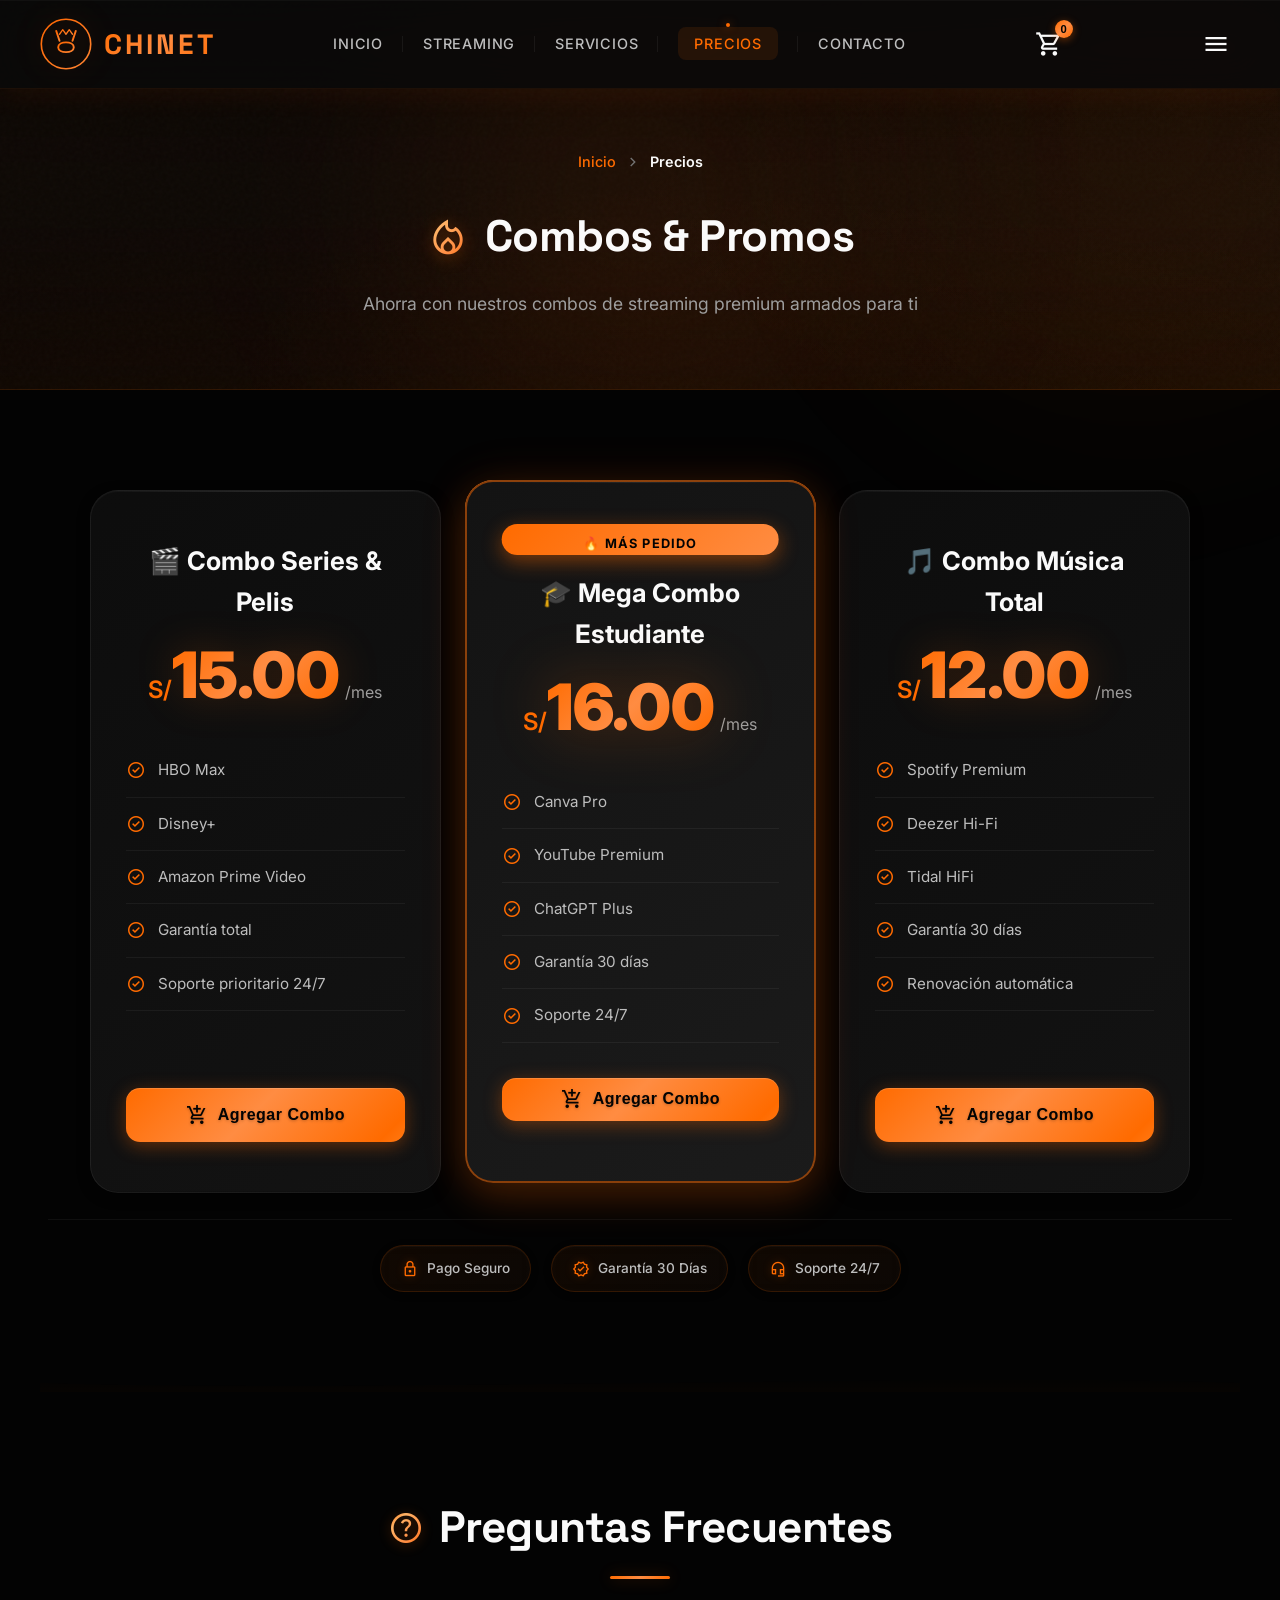
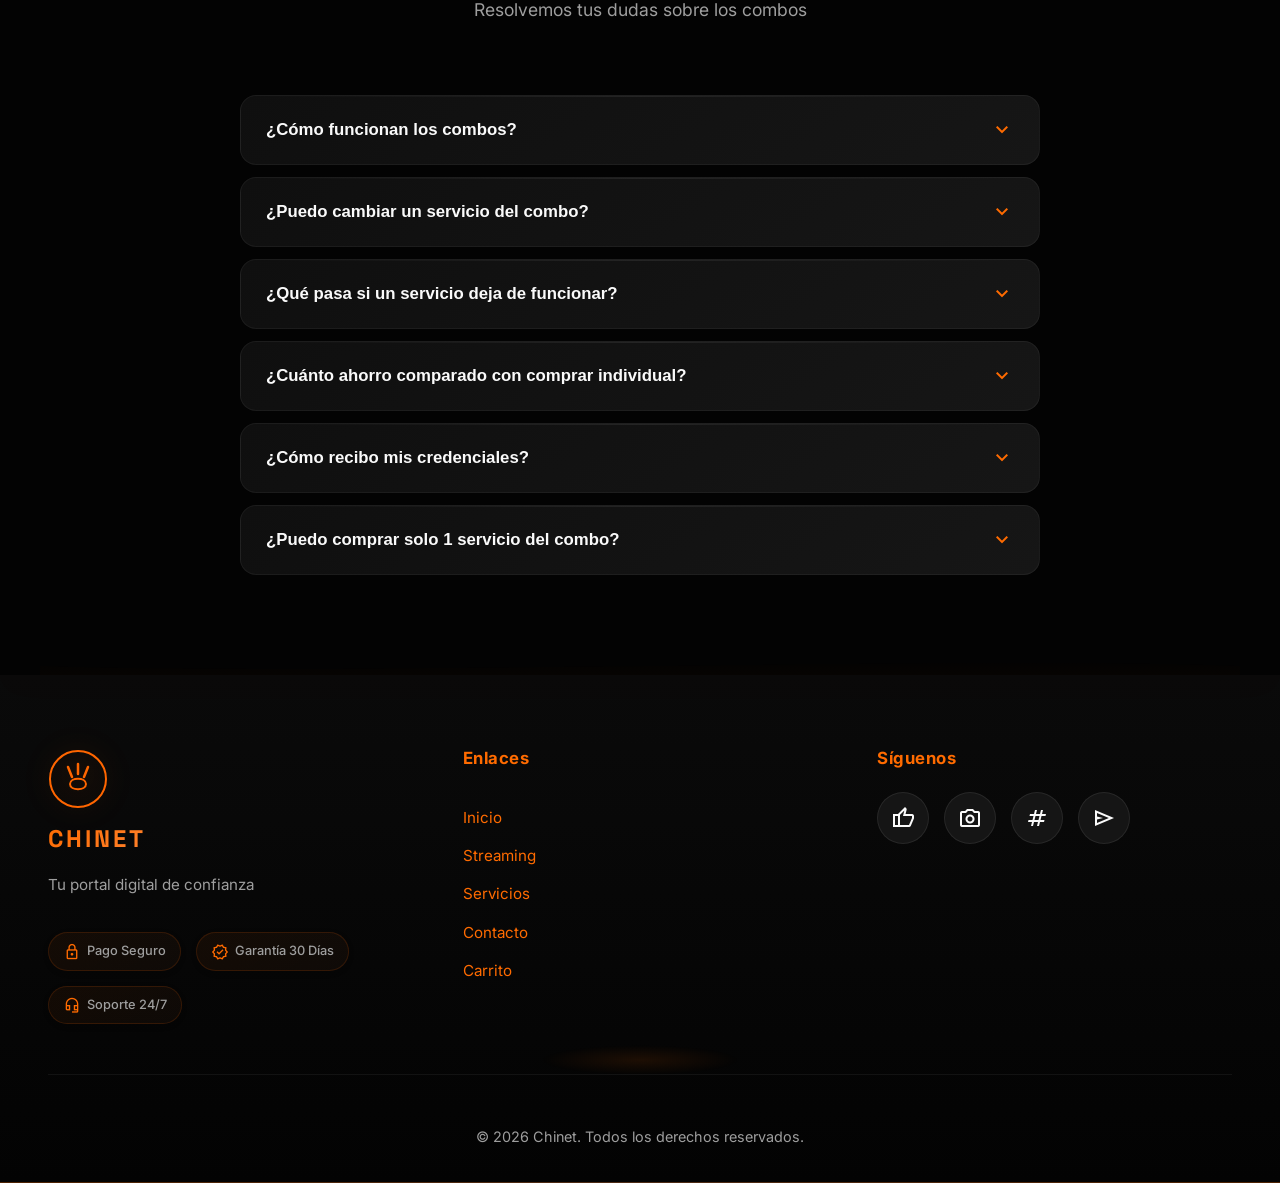
<file: Chinet_Web/precios.html>
<!DOCTYPE html>
<html lang="es">
<head>
    <meta charset="UTF-8">
    <meta name="viewport" content="width=device-width, initial-scale=1.0">
    <title>Combos & Promos - Streaming Premium | Chinet</title>

    <!-- SEO Meta Tags -->
    <meta name="description" content="Combos y promos de streaming premium. Mega Combo Estudiante, Combo Series & Pelis, Combo Música Total. Ahorra hasta 50%.">
    <meta name="keywords" content="combos streaming, promo streaming, paquetes netflix disney hbo, streaming barato, combos chinet">
    <meta name="author" content="Chinet">
    <meta name="robots" content="index, follow">
    <link rel="canonical" href="https://chinet.com/precios.html">

    <!-- Open Graph Tags -->
    <meta property="og:title" content="Chinet - Combos & Promos de Streaming">
    <meta property="og:description" content="Ahorra hasta 50% con nuestros combos. Series, Música y Estudiantes. Desde S/ 12/mes.">
    <meta property="og:image" content="https://chinet.com/og-image.jpg">
    <meta property="og:url" content="https://chinet.com/precios.html">
    <meta property="og:type" content="website">

    <!-- JSON-LD FAQ Structured Data -->
    <script type="application/ld+json">
    {
        "@context": "https://schema.org",
        "@type": "FAQPage",
        "mainEntity": [
            {
                "@type": "Question",
                "name": "¿Cómo funcionan los combos?",
                "acceptedAnswer": {
                    "@type": "Answer",
                    "text": "Nuestros combos agrupan 3 servicios relacionados en un solo precio mensual más bajo que comprar cada uno por separado. Por ejemplo, el Combo Series & Pelis incluye HBO Max, Disney+ y Amazon Prime por solo S/ 15.00."
                }
            },
            {
                "@type": "Question",
                "name": "¿Qué pasa si un servicio deja de funcionar?",
                "acceptedAnswer": {
                    "@type": "Answer",
                    "text": "Todos nuestros combos tienen garantía total. Si algún servicio falla, contáctanos por WhatsApp y lo solucionamos de inmediato o te devolvemos tu dinero."
                }
            },
            {
                "@type": "Question",
                "name": "¿Cuánto ahorro comparado con comprar individual?",
                "acceptedAnswer": {
                    "@type": "Answer",
                    "text": "Los combos te ahorran entre 30% y 50% versus comprar cada servicio por separado. Por ejemplo, comprar HBO, Disney y Amazon individual cuesta ~S/ 36, pero en combo solo pagas S/ 15."
                }
            }
        ]
    }
    </script>

    <!-- Preconnect & Preload -->
    <link rel="preconnect" href="https://fonts.googleapis.com">
    <link rel="preconnect" href="https://fonts.gstatic.com" crossorigin>
    <link rel="preload" href="https://fonts.googleapis.com/css2?family=Inter:wght@300;400;500;600;700;800;900&family=Space+Grotesk:wght@400;500;600;700&display=swap" as="style">
    <link rel="preload" href="styles.css" as="style">
    <link rel="preload" href="script.js" as="script">

    <link rel="stylesheet" href="styles.css">
    <link rel="stylesheet" href="https://fonts.googleapis.com/css2?family=Inter:wght@300;400;500;600;700;800;900&family=Space+Grotesk:wght@400;500;600;700&display=swap">
    <link rel="stylesheet" href="https://fonts.googleapis.com/css2?family=Material+Symbols+Outlined:opsz,wght,FILL,GRAD@20..48,100..700,0..1,-50..200" />
</head>
<body>
    <!-- Scroll Progress Bar -->
    <div class="scroll-progress-bar" id="scrollProgressBar" aria-hidden="true"></div>

    <!-- Back to Top Button -->
    <button class="back-to-top" id="backToTop" aria-label="Volver arriba">
        <span class="material-symbols-outlined">keyboard_arrow_up</span>
    </button>

    <a href="#main-content" class="skip-link">Saltar al contenido principal</a>

    <!-- Header -->
    <header id="header" role="banner">
        <nav class="navbar" role="navigation" aria-label="Navegación principal">
            <div class="logo" role="img" aria-label="Logo de Chinet - Tigre profesional" onclick="window.location.href='index.html'">
                <div class="tiger-logo">
                    <svg viewBox="0 0 80 80" xmlns="http://www.w3.org/2000/svg" role="img" aria-label="Logo del tigre de Chinet">
                        <defs>
                            <linearGradient id="tigerGrad" x1="0%" y1="0%" x2="100%" y2="100%">
                                <stop offset="0%" style="stop-color:#FF6600;stop-opacity:1" />
                                <stop offset="100%" style="stop-color:#FF8533;stop-opacity:1" />
                            </linearGradient>
                        </defs>
                        <circle cx="40" cy="40" r="38" fill="none" stroke="url(#tigerGrad)" stroke-width="2.5"/>
                        <path d="M25 20 L30 35" stroke="url(#tigerGrad)" stroke-width="3" stroke-linecap="round"/>
                        <path d="M40 15 L40 30" stroke="url(#tigerGrad)" stroke-width="3" stroke-linecap="round"/>
                        <path d="M55 20 L50 35" stroke="url(#tigerGrad)" stroke-width="3" stroke-linecap="round"/>
                        <path d="M30 25 L35 18 L40 25 L45 18 L50 25" fill="none" stroke="url(#tigerGrad)" stroke-width="2" stroke-linecap="round" stroke-linejoin="round"/>
                        <path d="M28 45 C28 35, 52 35, 52 45 C52 55, 28 55, 28 45" fill="none" stroke="url(#tigerGrad)" stroke-width="3"/>
                    </svg>
                </div>
                <span class="brand-name">CHINET</span>
            </div>
            <ul class="nav-links" role="menubar">
                <li role="none"><a href="index.html" role="menuitem">Inicio</a></li>
                <li role="none"><a href="streaming.html" role="menuitem">Streaming</a></li>
                <li role="none"><a href="servicios.html" role="menuitem">Servicios</a></li>
                <li role="none"><a href="precios.html" class="active" role="menuitem">Precios</a></li>
                <li role="none"><a href="contacto.html" role="menuitem">Contacto</a></li>
            </ul>
            <button class="cart-btn" id="cartBtn" aria-label="Carrito de compras" onclick="window.location.href='carrito.html'">
                <span class="material-symbols-outlined" aria-hidden="true">shopping_cart</span>
                <span class="cart-count" id="cartCount" aria-live="polite">0</span>
            </button>
            <button class="mobile-menu-btn" id="mobileMenuBtn" aria-label="Abrir menú de navegación" aria-expanded="false">
                <span class="material-symbols-outlined" aria-hidden="true">menu</span>
            </button>
        </nav>
    </header>

    <main id="main-content">
    <!-- Page Header -->
    <section class="page-header mesh-bg" aria-label="Encabezado de página">
        <div class="aurora-effect" aria-hidden="true"></div>
        <div class="container">
            <div class="breadcrumb">
                <a href="index.html">Inicio</a>
                <span class="material-symbols-outlined icon-sm" aria-hidden="true">chevron_right</span>
                <span>Precios</span>
            </div>
            <h1 class="page-title">
                <span class="material-symbols-outlined icon-lg" aria-hidden="true">local_fire_department</span> Combos & Promos
            </h1>
            <p class="page-subtitle">Ahorra con nuestros combos de streaming premium armados para ti</p>
        </div>
    </section>

    <!-- Pricing Section -->
    <section id="pricing" class="section" aria-label="Paquetes y precios">
        <div class="container">
            <div class="pricing-grid">
                <!-- Combo Series -->
                <div class="pricing-card reveal stagger-1">
                    <div class="pricing-header">
                        <h3>🎬 Combo Series & Pelis</h3>
                        <div class="price">
                            <span class="currency">S/</span>
                            <span class="amount">15.00</span>
                            <span class="period">/mes</span>
                        </div>
                    </div>
                    <ul class="pricing-features">
                        <li><span class="material-symbols-outlined icon-sm" aria-hidden="true">check_circle</span> HBO Max</li>
                        <li><span class="material-symbols-outlined icon-sm" aria-hidden="true">check_circle</span> Disney+</li>
                        <li><span class="material-symbols-outlined icon-sm" aria-hidden="true">check_circle</span> Amazon Prime Video</li>
                        <li><span class="material-symbols-outlined icon-sm" aria-hidden="true">check_circle</span> Garantía total</li>
                        <li><span class="material-symbols-outlined icon-sm" aria-hidden="true">check_circle</span> Soporte prioritario 24/7</li>
                    </ul>
                    <button class="btn btn-primary add-to-cart" data-name="Combo Series & Pelis" data-price="15.00" aria-label="Agregar Combo Series y Pelis al carrito">
                        <span class="material-symbols-outlined" aria-hidden="true">add_shopping_cart</span> Agregar Combo
                    </button>
                </div>

                <!-- Combo Estudiante - MÁS PEDIDO (CENTRO) -->
                <div class="pricing-card featured reveal stagger-3">
                    <div class="pricing-badge">🔥 Más Pedido</div>
                    <div class="pricing-header">
                        <h3>🎓 Mega Combo Estudiante</h3>
                        <div class="price">
                            <span class="currency">S/</span>
                            <span class="amount">16.00</span>
                            <span class="period">/mes</span>
                        </div>
                    </div>
                    <ul class="pricing-features">
                        <li><span class="material-symbols-outlined icon-sm" aria-hidden="true">check_circle</span> Canva Pro</li>
                        <li><span class="material-symbols-outlined icon-sm" aria-hidden="true">check_circle</span> YouTube Premium</li>
                        <li><span class="material-symbols-outlined icon-sm" aria-hidden="true">check_circle</span> ChatGPT Plus</li>
                        <li><span class="material-symbols-outlined icon-sm" aria-hidden="true">check_circle</span> Garantía 30 días</li>
                        <li><span class="material-symbols-outlined icon-sm" aria-hidden="true">check_circle</span> Soporte 24/7</li>
                    </ul>
                    <button class="btn btn-primary add-to-cart" data-name="Mega Combo Estudiante" data-price="16.00" aria-label="Agregar Mega Combo Estudiante al carrito">
                        <span class="material-symbols-outlined" aria-hidden="true">add_shopping_cart</span> Agregar Combo
                    </button>
                </div>

                <!-- Combo Música -->
                <div class="pricing-card reveal stagger-5">
                    <div class="pricing-header">
                        <h3>🎵 Combo Música Total</h3>
                        <div class="price">
                            <span class="currency">S/</span>
                            <span class="amount">12.00</span>
                            <span class="period">/mes</span>
                        </div>
                    </div>
                    <ul class="pricing-features">
                        <li><span class="material-symbols-outlined icon-sm" aria-hidden="true">check_circle</span> Spotify Premium</li>
                        <li><span class="material-symbols-outlined icon-sm" aria-hidden="true">check_circle</span> Deezer Hi-Fi</li>
                        <li><span class="material-symbols-outlined icon-sm" aria-hidden="true">check_circle</span> Tidal HiFi</li>
                        <li><span class="material-symbols-outlined icon-sm" aria-hidden="true">check_circle</span> Garantía 30 días</li>
                        <li><span class="material-symbols-outlined icon-sm" aria-hidden="true">check_circle</span> Renovación automática</li>
                    </ul>
                    <button class="btn btn-primary add-to-cart" data-name="Combo Música Total" data-price="12.00" aria-label="Agregar Combo Música Total al carrito">
                        <span class="material-symbols-outlined" aria-hidden="true">add_shopping_cart</span> Agregar Combo
                    </button>
                </div>
            </div>

            <!-- Trust Badges -->
            <div class="trust-badges">
                <div class="trust-badge">
                    <span class="material-symbols-outlined" aria-hidden="true">lock</span>
                    <span>Pago Seguro</span>
                </div>
                <div class="trust-badge">
                    <span class="material-symbols-outlined" aria-hidden="true">verified</span>
                    <span>Garantía 30 Días</span>
                </div>
                <div class="trust-badge">
                    <span class="material-symbols-outlined" aria-hidden="true">headset_mic</span>
                    <span>Soporte 24/7</span>
                </div>
            </div>
        </div>
    </section>

    <!-- FAQ Section -->
    <section id="faq" class="section faq-section" aria-label="Preguntas frecuentes">
        <div class="container">
            <div class="section-header">
                <h2 class="section-title">
                    <span class="material-symbols-outlined icon-lg" aria-hidden="true">help</span> Preguntas Frecuentes
                </h2>
                <p class="section-subtitle">Resolvemos tus dudas sobre los combos</p>
            </div>
            <div class="faq-list">
                <div class="faq-item reveal stagger-1">
                    <button class="faq-question" aria-expanded="false">
                        <span>¿Cómo funcionan los combos?</span>
                        <span class="material-symbols-outlined faq-icon" aria-hidden="true">expand_more</span>
                    </button>
                    <div class="faq-answer" role="region">
                        <p>Nuestros combos agrupan 3 servicios relacionados en un solo precio mensual más bajo que comprar cada uno por separado. Por ejemplo, el Combo Series & Pelis incluye HBO Max, Disney+ y Amazon Prime por solo S/ 15.00.</p>
                    </div>
                </div>
                <div class="faq-item reveal">
                    <button class="faq-question" aria-expanded="false">
                        <span>¿Puedo cambiar un servicio del combo?</span>
                        <span class="material-symbols-outlined faq-icon" aria-hidden="true">expand_more</span>
                    </button>
                    <div class="faq-answer" role="region">
                        <p>Los combos están armados de forma fija para darte el mejor precio. Si quieres servicios diferentes, puedes comprar cada uno por separado en nuestra sección de Streaming.</p>
                    </div>
                </div>
                <div class="faq-item reveal">
                    <button class="faq-question" aria-expanded="false">
                        <span>¿Qué pasa si un servicio deja de funcionar?</span>
                        <span class="material-symbols-outlined faq-icon" aria-hidden="true">expand_more</span>
                    </button>
                    <div class="faq-answer" role="region">
                        <p>Todos nuestros combos tienen garantía total. Si algún servicio falla, contáctanos por WhatsApp y lo solucionamos de inmediato o te devolvemos tu dinero.</p>
                    </div>
                </div>
                <div class="faq-item reveal">
                    <button class="faq-question" aria-expanded="false">
                        <span>¿Cuánto ahorro comparado con comprar individual?</span>
                        <span class="material-symbols-outlined faq-icon" aria-hidden="true">expand_more</span>
                    </button>
                    <div class="faq-answer" role="region">
                        <p>Los combos te ahorran entre 30% y 50% versus comprar cada servicio por separado. Por ejemplo, comprar HBO, Disney y Amazon individual cuesta ~S/ 36, pero en combo solo pagas S/ 15.</p>
                    </div>
                </div>
                <div class="faq-item reveal">
                    <button class="faq-question" aria-expanded="false">
                        <span>¿Cómo recibo mis credenciales?</span>
                        <span class="material-symbols-outlined faq-icon" aria-hidden="true">expand_more</span>
                    </button>
                    <div class="faq-answer" role="region">
                        <p>Una vez confirmado tu pago, te enviamos las credenciales de todos los servicios del combo directamente por WhatsApp. El proceso es inmediato.</p>
                    </div>
                </div>
                <div class="faq-item reveal">
                    <button class="faq-question" aria-expanded="false">
                        <span>¿Puedo comprar solo 1 servicio del combo?</span>
                        <span class="material-symbols-outlined faq-icon" aria-hidden="true">expand_more</span>
                    </button>
                    <div class="faq-answer" role="region">
                        <p>Sí, puedes comprar cualquier servicio individual en nuestra sección de Streaming. Los combos son opcionales para quienes quieren ahorrar comprando varios juntos.</p>
                    </div>
                </div>
            </div>
        </div>
    </section>

    <!-- Footer -->
    <footer class="footer" role="contentinfo">
        <div class="container">
            <div class="footer-content">
                <div class="footer-brand">
                    <div class="footer-tiger">
                        <svg viewBox="0 0 60 60" xmlns="http://www.w3.org/2000/svg" role="img" aria-label="Logo del tigre de Chinet">
                            <circle cx="30" cy="30" r="28" fill="none" stroke="#FF6600" stroke-width="2"/>
                            <path d="M20 18 L24 28" stroke="#FF6600" stroke-width="2.5" stroke-linecap="round"/>
                            <path d="M30 15 L30 25" stroke="#FF6600" stroke-width="2.5" stroke-linecap="round"/>
                            <path d="M40 18 L36 28" stroke="#FF6600" stroke-width="2.5" stroke-linecap="round"/>
                            <path d="M22 35 C22 28, 38 28, 38 35 C38 42, 22 42, 22 35" fill="none" stroke="#FF6600" stroke-width="2"/>
                        </svg>
                    </div>
                    <span class="brand-name">CHINET</span>
                    <p>Tu portal digital de confianza</p>
                    <div class="footer-trust-badges">
                        <div class="footer-trust-badge">
                            <span class="material-symbols-outlined" aria-hidden="true">lock</span>
                            <span>Pago Seguro</span>
                        </div>
                        <div class="footer-trust-badge">
                            <span class="material-symbols-outlined" aria-hidden="true">verified</span>
                            <span>Garantía 30 Días</span>
                        </div>
                        <div class="footer-trust-badge">
                            <span class="material-symbols-outlined" aria-hidden="true">headset_mic</span>
                            <span>Soporte 24/7</span>
                        </div>
                    </div>
                </div>
                <div class="footer-links">
                    <h4>Enlaces</h4>
                    <a href="index.html">Inicio</a>
                    <a href="streaming.html">Streaming</a>
                    <a href="servicios.html">Servicios</a>
                    <a href="contacto.html">Contacto</a>
                    <a href="carrito.html">Carrito</a>
                </div>
                <div class="footer-social">
                    <h4>Síguenos</h4>
                    <div class="social-icons">
                        <a href="#" class="social-icon" aria-label="Facebook de Chinet"><span class="material-symbols-outlined" aria-hidden="true">thumb_up</span></a>
                        <a href="#" class="social-icon" aria-label="Instagram de Chinet"><span class="material-symbols-outlined" aria-hidden="true">photo_camera</span></a>
                        <a href="#" class="social-icon" aria-label="Twitter de Chinet"><span class="material-symbols-outlined" aria-hidden="true">tag</span></a>
                        <a href="#" class="social-icon" aria-label="Telegram de Chinet"><span class="material-symbols-outlined" aria-hidden="true">send</span></a>
                    </div>
                </div>
            </div>
            <div class="footer-bottom">
                <p>&copy; 2026 Chinet. Todos los derechos reservados.</p>
            </div>
        </div>
    </footer>
    </main>

    <script src="script.js?v=2" defer></script>
</body>
</html>
</file>
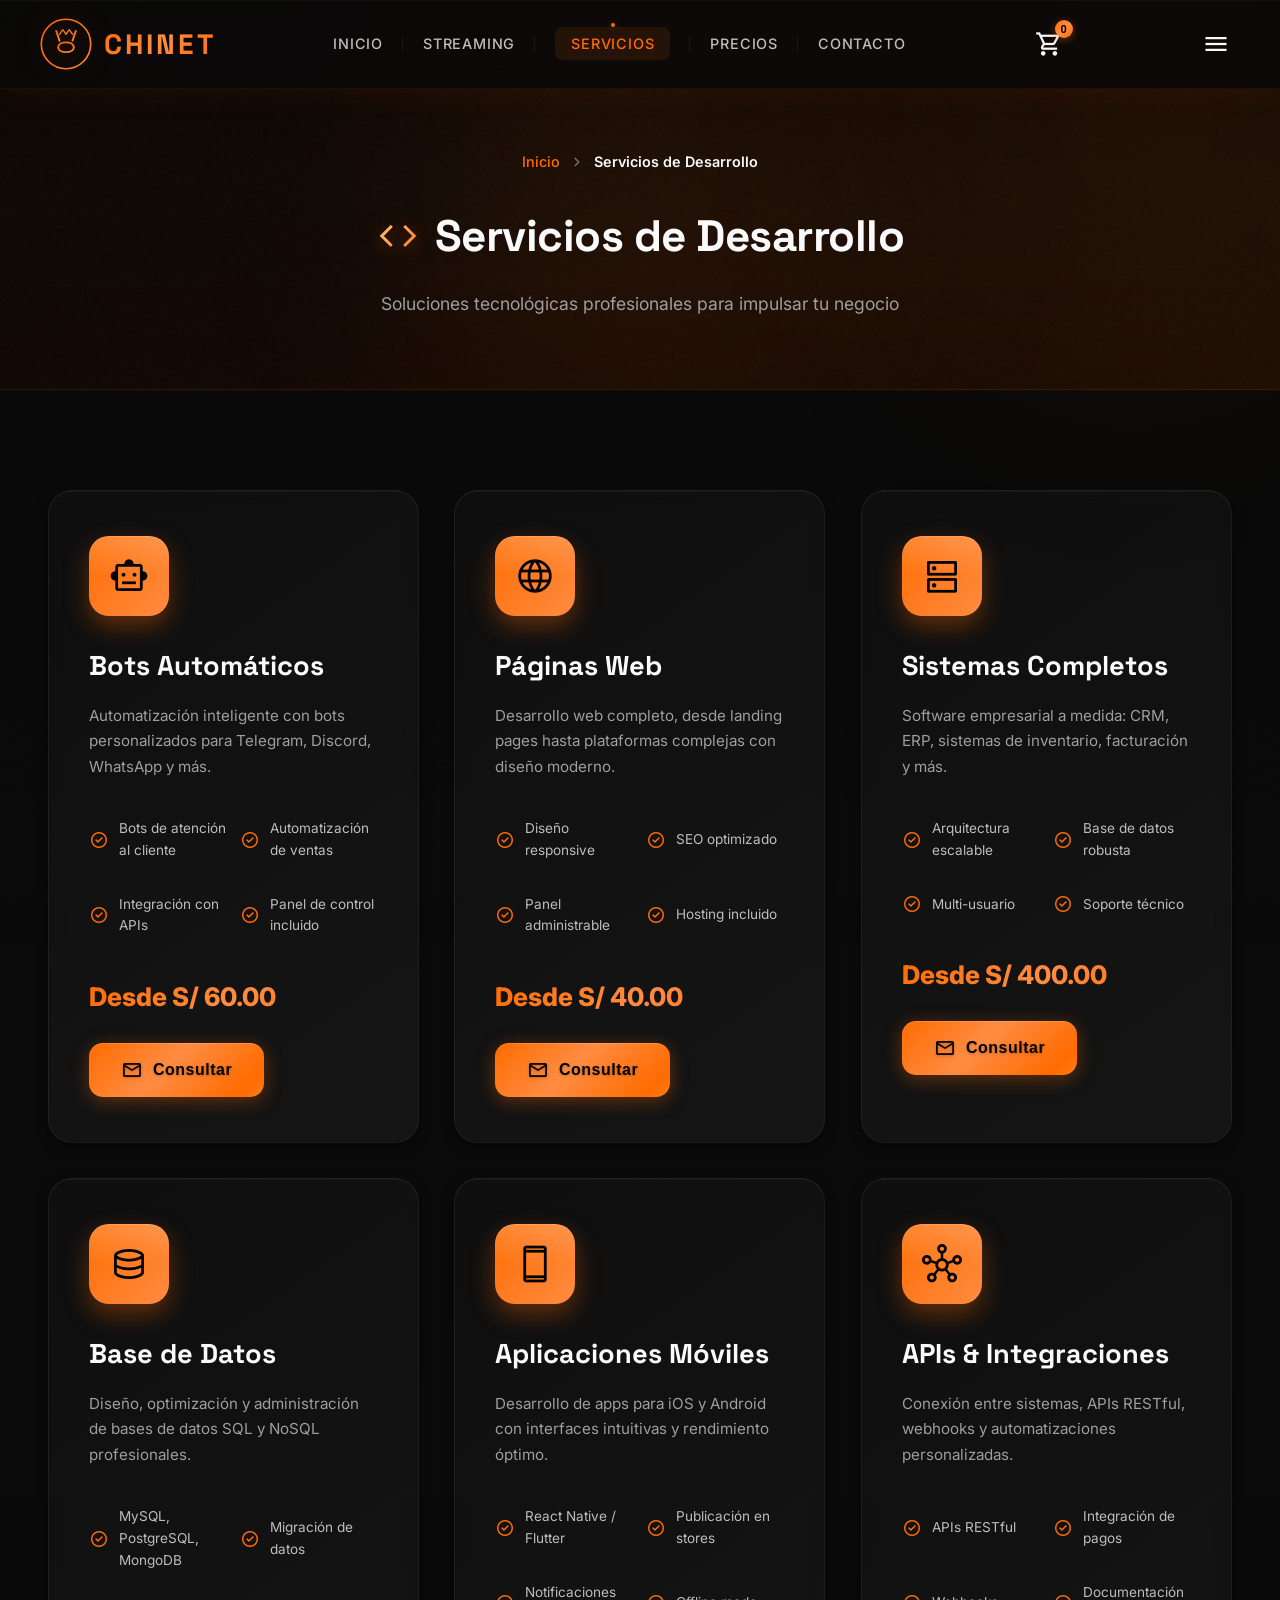
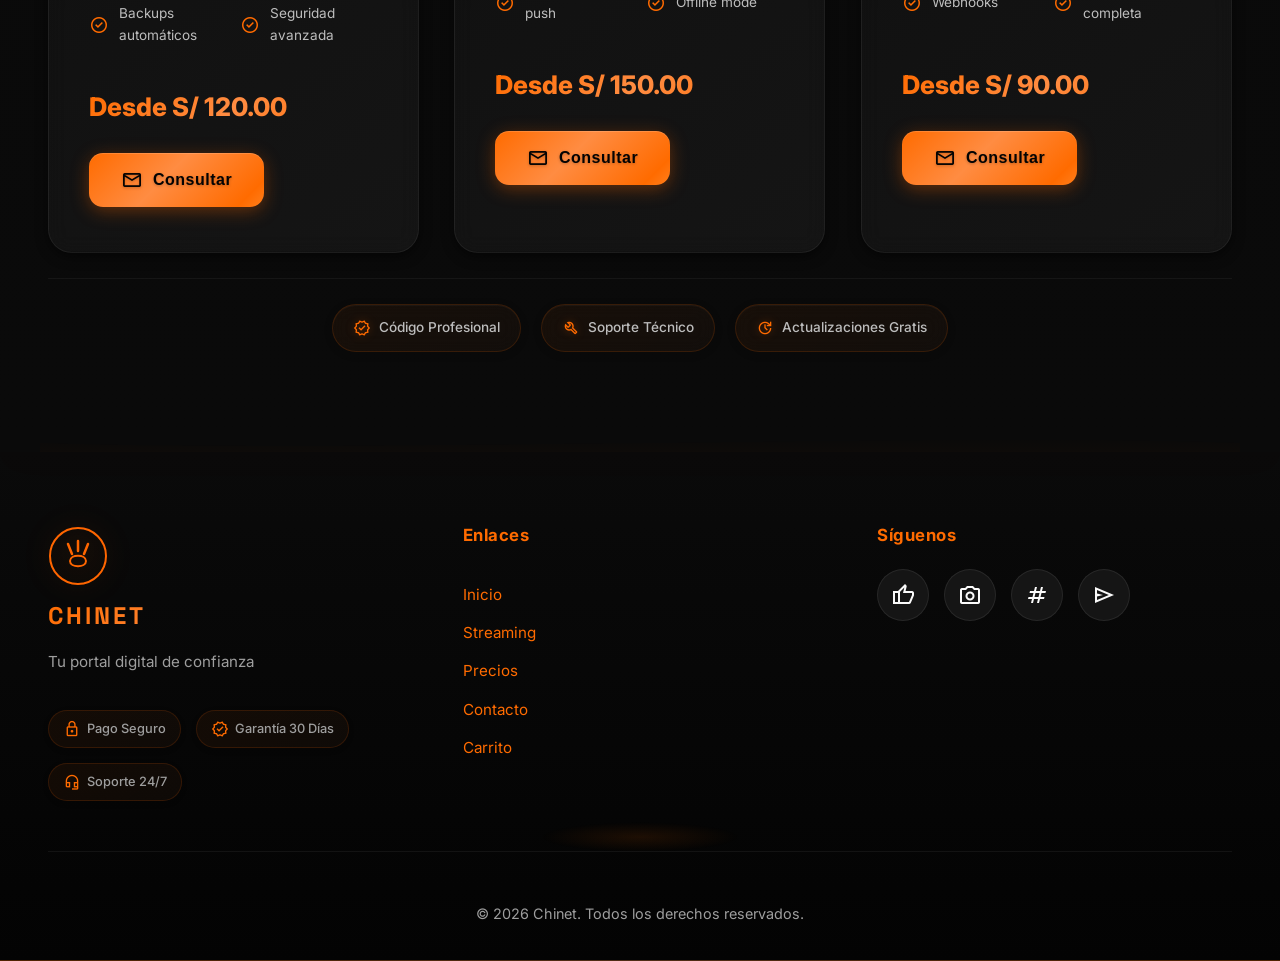
<file: Chinet_Web/servicios.html>
<!DOCTYPE html>
<html lang="es">
<head>
    <meta charset="UTF-8">
    <meta name="viewport" content="width=device-width, initial-scale=1.0">
    <title>Servicios de Desarrollo Profesional - Bots, Web, Sistemas | Chinet</title>

    <!-- SEO Meta Tags -->
    <meta name="description" content="Servicios de desarrollo profesional: Bots automáticos, páginas web, sistemas completos, bases de datos, apps móviles, APIs e integraciones.">
    <meta name="keywords" content="desarrollo web, bots, sistemas ERP, CRM, bases de datos, apps móviles, APIs, integraciones, programación">
    <meta name="author" content="Chinet">
    <meta name="robots" content="index, follow">
    <link rel="canonical" href="https://chinet.com/servicios.html">

    <!-- Open Graph Tags -->
    <meta property="og:title" content="Chinet - Servicios de Desarrollo Profesional">
    <meta property="og:description" content="Soluciones tecnológicas profesionales para impulsar tu negocio. Bots, web, sistemas, apps y más.">
    <meta property="og:image" content="https://chinet.com/og-image.jpg">
    <meta property="og:url" content="https://chinet.com/servicios.html">
    <meta property="og:type" content="website">

    <!-- Preconnect & Preload -->
    <link rel="preconnect" href="https://fonts.googleapis.com">
    <link rel="preconnect" href="https://fonts.gstatic.com" crossorigin>
    <link rel="preload" href="https://fonts.googleapis.com/css2?family=Inter:wght@300;400;500;600;700;800;900&family=Space+Grotesk:wght@400;500;600;700&display=swap" as="style">
    <link rel="preload" href="styles.css" as="style">
    <link rel="preload" href="script.js" as="script">

    <link rel="stylesheet" href="styles.css">
    <link rel="stylesheet" href="https://fonts.googleapis.com/css2?family=Inter:wght@300;400;500;600;700;800;900&family=Space+Grotesk:wght@400;500;600;700&display=swap">
    <link rel="stylesheet" href="https://fonts.googleapis.com/css2?family=Material+Symbols+Outlined:opsz,wght,FILL,GRAD@20..48,100..700,0..1,-50..200" />
</head>
<body>
    <!-- Scroll Progress Bar -->
    <div class="scroll-progress-bar" id="scrollProgressBar" aria-hidden="true"></div>

    <!-- Back to Top Button -->
    <button class="back-to-top" id="backToTop" aria-label="Volver arriba">
        <span class="material-symbols-outlined">keyboard_arrow_up</span>
    </button>

    <a href="#main-content" class="skip-link">Saltar al contenido principal</a>

    <!-- Header -->
    <header id="header" role="banner">
        <nav class="navbar" role="navigation" aria-label="Navegación principal">
            <div class="logo" role="img" aria-label="Logo de Chinet - Tigre profesional" onclick="window.location.href='index.html'">
                <div class="tiger-logo">
                    <svg viewBox="0 0 80 80" xmlns="http://www.w3.org/2000/svg" role="img" aria-label="Logo del tigre de Chinet">
                        <defs>
                            <linearGradient id="tigerGrad" x1="0%" y1="0%" x2="100%" y2="100%">
                                <stop offset="0%" style="stop-color:#FF6600;stop-opacity:1" />
                                <stop offset="100%" style="stop-color:#FF8533;stop-opacity:1" />
                            </linearGradient>
                        </defs>
                        <circle cx="40" cy="40" r="38" fill="none" stroke="url(#tigerGrad)" stroke-width="2.5"/>
                        <path d="M25 20 L30 35" stroke="url(#tigerGrad)" stroke-width="3" stroke-linecap="round"/>
                        <path d="M40 15 L40 30" stroke="url(#tigerGrad)" stroke-width="3" stroke-linecap="round"/>
                        <path d="M55 20 L50 35" stroke="url(#tigerGrad)" stroke-width="3" stroke-linecap="round"/>
                        <path d="M30 25 L35 18 L40 25 L45 18 L50 25" fill="none" stroke="url(#tigerGrad)" stroke-width="2" stroke-linecap="round" stroke-linejoin="round"/>
                        <path d="M28 45 C28 35, 52 35, 52 45 C52 55, 28 55, 28 45" fill="none" stroke="url(#tigerGrad)" stroke-width="3"/>
                    </svg>
                </div>
                <span class="brand-name">CHINET</span>
            </div>
            <ul class="nav-links" role="menubar">
                <li role="none"><a href="index.html" role="menuitem">Inicio</a></li>
                <li role="none"><a href="streaming.html" role="menuitem">Streaming</a></li>
                <li role="none"><a href="servicios.html" class="active" role="menuitem">Servicios</a></li>
                <li role="none"><a href="precios.html" role="menuitem">Precios</a></li>
                <li role="none"><a href="contacto.html" role="menuitem">Contacto</a></li>
            </ul>
            <button class="cart-btn" id="cartBtn" aria-label="Carrito de compras" onclick="window.location.href='carrito.html'">
                <span class="material-symbols-outlined" aria-hidden="true">shopping_cart</span>
                <span class="cart-count" id="cartCount" aria-live="polite">0</span>
            </button>
            <button class="mobile-menu-btn" id="mobileMenuBtn" aria-label="Abrir menú de navegación" aria-expanded="false">
                <span class="material-symbols-outlined" aria-hidden="true">menu</span>
            </button>
        </nav>
    </header>

    <main id="main-content">
    <!-- Page Header -->
    <section class="page-header mesh-bg" aria-label="Encabezado de página">
        <div class="aurora-effect" aria-hidden="true"></div>
        <div class="container">
            <div class="breadcrumb">
                <a href="index.html">Inicio</a>
                <span class="material-symbols-outlined icon-sm" aria-hidden="true">chevron_right</span>
                <span>Servicios de Desarrollo</span>
            </div>
            <h1 class="page-title">
                <span class="material-symbols-outlined icon-lg" aria-hidden="true">code</span> Servicios de Desarrollo
            </h1>
            <p class="page-subtitle">Soluciones tecnológicas profesionales para impulsar tu negocio</p>
        </div>
    </section>

    <!-- Development Services Section -->
    <section id="services" class="section dark-section" aria-label="Servicios de desarrollo">
        <div class="container">
            <div class="services-grid">
                <!-- Bots Automáticos -->
                <div class="dev-service-card reveal stagger-1">
                    <div class="service-icon"><span class="material-symbols-outlined icon-xl" aria-hidden="true">smart_toy</span></div>
                    <h3>Bots Automáticos</h3>
                    <p>Automatización inteligente con bots personalizados para Telegram, Discord, WhatsApp y más.</p>
                    <ul class="dev-features">
                        <li><span class="material-symbols-outlined icon-sm" aria-hidden="true">check_circle</span> Bots de atención al cliente</li>
                        <li><span class="material-symbols-outlined icon-sm" aria-hidden="true">check_circle</span> Automatización de ventas</li>
                        <li><span class="material-symbols-outlined icon-sm" aria-hidden="true">check_circle</span> Integración con APIs</li>
                        <li><span class="material-symbols-outlined icon-sm" aria-hidden="true">check_circle</span> Panel de control incluido</li>
                    </ul>
                    <div class="service-price">Desde S/ 60.00</div>
                    <button class="btn btn-primary contact-btn" aria-label="Consultar sobre Bots Automáticos" onclick="initiateWhatsAppServiceQuery(this)">
                        <span class="material-symbols-outlined" aria-hidden="true">mail</span> Consultar
                    </button>
                </div>

                <!-- Páginas Web -->
                <div class="dev-service-card reveal stagger-2">
                    <div class="service-icon"><span class="material-symbols-outlined icon-xl" aria-hidden="true">language</span></div>
                    <h3>Páginas Web</h3>
                    <p>Desarrollo web completo, desde landing pages hasta plataformas complejas con diseño moderno.</p>
                    <ul class="dev-features">
                        <li><span class="material-symbols-outlined icon-sm" aria-hidden="true">check_circle</span> Diseño responsive</li>
                        <li><span class="material-symbols-outlined icon-sm" aria-hidden="true">check_circle</span> SEO optimizado</li>
                        <li><span class="material-symbols-outlined icon-sm" aria-hidden="true">check_circle</span> Panel administrable</li>
                        <li><span class="material-symbols-outlined icon-sm" aria-hidden="true">check_circle</span> Hosting incluido</li>
                    </ul>
                    <div class="service-price">Desde S/ 40.00</div>
                    <button class="btn btn-primary contact-btn" aria-label="Consultar sobre Páginas Web" onclick="initiateWhatsAppServiceQuery(this)">
                        <span class="material-symbols-outlined" aria-hidden="true">mail</span> Consultar
                    </button>
                </div>

                <!-- Sistemas Completos -->
                <div class="dev-service-card reveal stagger-3">
                    <div class="service-icon"><span class="material-symbols-outlined icon-xl" aria-hidden="true">dns</span></div>
                    <h3>Sistemas Completos</h3>
                    <p>Software empresarial a medida: CRM, ERP, sistemas de inventario, facturación y más.</p>
                    <ul class="dev-features">
                        <li><span class="material-symbols-outlined icon-sm" aria-hidden="true">check_circle</span> Arquitectura escalable</li>
                        <li><span class="material-symbols-outlined icon-sm" aria-hidden="true">check_circle</span> Base de datos robusta</li>
                        <li><span class="material-symbols-outlined icon-sm" aria-hidden="true">check_circle</span> Multi-usuario</li>
                        <li><span class="material-symbols-outlined icon-sm" aria-hidden="true">check_circle</span> Soporte técnico</li>
                    </ul>
                    <div class="service-price">Desde S/ 400.00</div>
                    <button class="btn btn-primary contact-btn" aria-label="Consultar sobre Sistemas Completos" onclick="initiateWhatsAppServiceQuery(this)">
                        <span class="material-symbols-outlined" aria-hidden="true">mail</span> Consultar
                    </button>
                </div>

                <!-- Base de Datos -->
                <div class="dev-service-card reveal stagger-4">
                    <div class="service-icon"><span class="material-symbols-outlined icon-xl" aria-hidden="true">database</span></div>
                    <h3>Base de Datos</h3>
                    <p>Diseño, optimización y administración de bases de datos SQL y NoSQL profesionales.</p>
                    <ul class="dev-features">
                        <li><span class="material-symbols-outlined icon-sm" aria-hidden="true">check_circle</span> MySQL, PostgreSQL, MongoDB</li>
                        <li><span class="material-symbols-outlined icon-sm" aria-hidden="true">check_circle</span> Migración de datos</li>
                        <li><span class="material-symbols-outlined icon-sm" aria-hidden="true">check_circle</span> Backups automáticos</li>
                        <li><span class="material-symbols-outlined icon-sm" aria-hidden="true">check_circle</span> Seguridad avanzada</li>
                    </ul>
                    <div class="service-price">Desde S/ 120.00</div>
                    <button class="btn btn-primary contact-btn" aria-label="Consultar sobre Base de Datos" onclick="initiateWhatsAppServiceQuery(this)">
                        <span class="material-symbols-outlined" aria-hidden="true">mail</span> Consultar
                    </button>
                </div>

                <!-- Apps Móviles -->
                <div class="dev-service-card reveal stagger-5">
                    <div class="service-icon"><span class="material-symbols-outlined icon-xl" aria-hidden="true">smartphone</span></div>
                    <h3>Aplicaciones Móviles</h3>
                    <p>Desarrollo de apps para iOS y Android con interfaces intuitivas y rendimiento óptimo.</p>
                    <ul class="dev-features">
                        <li><span class="material-symbols-outlined icon-sm" aria-hidden="true">check_circle</span> React Native / Flutter</li>
                        <li><span class="material-symbols-outlined icon-sm" aria-hidden="true">check_circle</span> Publicación en stores</li>
                        <li><span class="material-symbols-outlined icon-sm" aria-hidden="true">check_circle</span> Notificaciones push</li>
                        <li><span class="material-symbols-outlined icon-sm" aria-hidden="true">check_circle</span> Offline mode</li>
                    </ul>
                    <div class="service-price">Desde S/ 150.00</div>
                    <button class="btn btn-primary contact-btn" aria-label="Consultar sobre Apps Móviles" onclick="initiateWhatsAppServiceQuery(this)">
                        <span class="material-symbols-outlined" aria-hidden="true">mail</span> Consultar
                    </button>
                </div>

                <!-- APIs & Integraciones -->
                <div class="dev-service-card reveal stagger-6">
                    <div class="service-icon"><span class="material-symbols-outlined icon-xl" aria-hidden="true">hub</span></div>
                    <h3>APIs & Integraciones</h3>
                    <p>Conexión entre sistemas, APIs RESTful, webhooks y automatizaciones personalizadas.</p>
                    <ul class="dev-features">
                        <li><span class="material-symbols-outlined icon-sm" aria-hidden="true">check_circle</span> APIs RESTful</li>
                        <li><span class="material-symbols-outlined icon-sm" aria-hidden="true">check_circle</span> Integración de pagos</li>
                        <li><span class="material-symbols-outlined icon-sm" aria-hidden="true">check_circle</span> Webhooks</li>
                        <li><span class="material-symbols-outlined icon-sm" aria-hidden="true">check_circle</span> Documentación completa</li>
                    </ul>
                    <div class="service-price">Desde S/ 90.00</div>
                    <button class="btn btn-primary contact-btn" aria-label="Consultar sobre APIs e Integraciones" onclick="initiateWhatsAppServiceQuery(this)">
                        <span class="material-symbols-outlined" aria-hidden="true">mail</span> Consultar
                    </button>
                </div>
            </div>

            <!-- Trust Badges -->
            <div class="trust-badges">
                <div class="trust-badge">
                    <span class="material-symbols-outlined" aria-hidden="true">verified</span>
                    <span>Código Profesional</span>
                </div>
                <div class="trust-badge">
                    <span class="material-symbols-outlined" aria-hidden="true">build</span>
                    <span>Soporte Técnico</span>
                </div>
                <div class="trust-badge">
                    <span class="material-symbols-outlined" aria-hidden="true">update</span>
                    <span>Actualizaciones Gratis</span>
                </div>
            </div>
        </div>
    </section>

    <!-- Footer -->
    <footer class="footer" role="contentinfo">
        <div class="container">
            <div class="footer-content">
                <div class="footer-brand">
                    <div class="footer-tiger">
                        <svg viewBox="0 0 60 60" xmlns="http://www.w3.org/2000/svg" role="img" aria-label="Logo del tigre de Chinet">
                            <circle cx="30" cy="30" r="28" fill="none" stroke="#FF6600" stroke-width="2"/>
                            <path d="M20 18 L24 28" stroke="#FF6600" stroke-width="2.5" stroke-linecap="round"/>
                            <path d="M30 15 L30 25" stroke="#FF6600" stroke-width="2.5" stroke-linecap="round"/>
                            <path d="M40 18 L36 28" stroke="#FF6600" stroke-width="2.5" stroke-linecap="round"/>
                            <path d="M22 35 C22 28, 38 28, 38 35 C38 42, 22 42, 22 35" fill="none" stroke="#FF6600" stroke-width="2"/>
                        </svg>
                    </div>
                    <span class="brand-name">CHINET</span>
                    <p>Tu portal digital de confianza</p>
                    <div class="footer-trust-badges">
                        <div class="footer-trust-badge">
                            <span class="material-symbols-outlined" aria-hidden="true">lock</span>
                            <span>Pago Seguro</span>
                        </div>
                        <div class="footer-trust-badge">
                            <span class="material-symbols-outlined" aria-hidden="true">verified</span>
                            <span>Garantía 30 Días</span>
                        </div>
                        <div class="footer-trust-badge">
                            <span class="material-symbols-outlined" aria-hidden="true">headset_mic</span>
                            <span>Soporte 24/7</span>
                        </div>
                    </div>
                </div>
                <div class="footer-links">
                    <h4>Enlaces</h4>
                    <a href="index.html">Inicio</a>
                    <a href="streaming.html">Streaming</a>
                    <a href="precios.html">Precios</a>
                    <a href="contacto.html">Contacto</a>
                    <a href="carrito.html">Carrito</a>
                </div>
                <div class="footer-social">
                    <h4>Síguenos</h4>
                    <div class="social-icons">
                        <a href="#" class="social-icon" aria-label="Facebook de Chinet"><span class="material-symbols-outlined" aria-hidden="true">thumb_up</span></a>
                        <a href="#" class="social-icon" aria-label="Instagram de Chinet"><span class="material-symbols-outlined" aria-hidden="true">photo_camera</span></a>
                        <a href="#" class="social-icon" aria-label="Twitter de Chinet"><span class="material-symbols-outlined" aria-hidden="true">tag</span></a>
                        <a href="#" class="social-icon" aria-label="Telegram de Chinet"><span class="material-symbols-outlined" aria-hidden="true">send</span></a>
                    </div>
                </div>
            </div>
            <div class="footer-bottom">
                <p>&copy; 2026 Chinet. Todos los derechos reservados.</p>
            </div>
        </div>
    </footer>
    </main>

    <script src="script.js?v=2" defer></script>
</body>
</html>
</file>
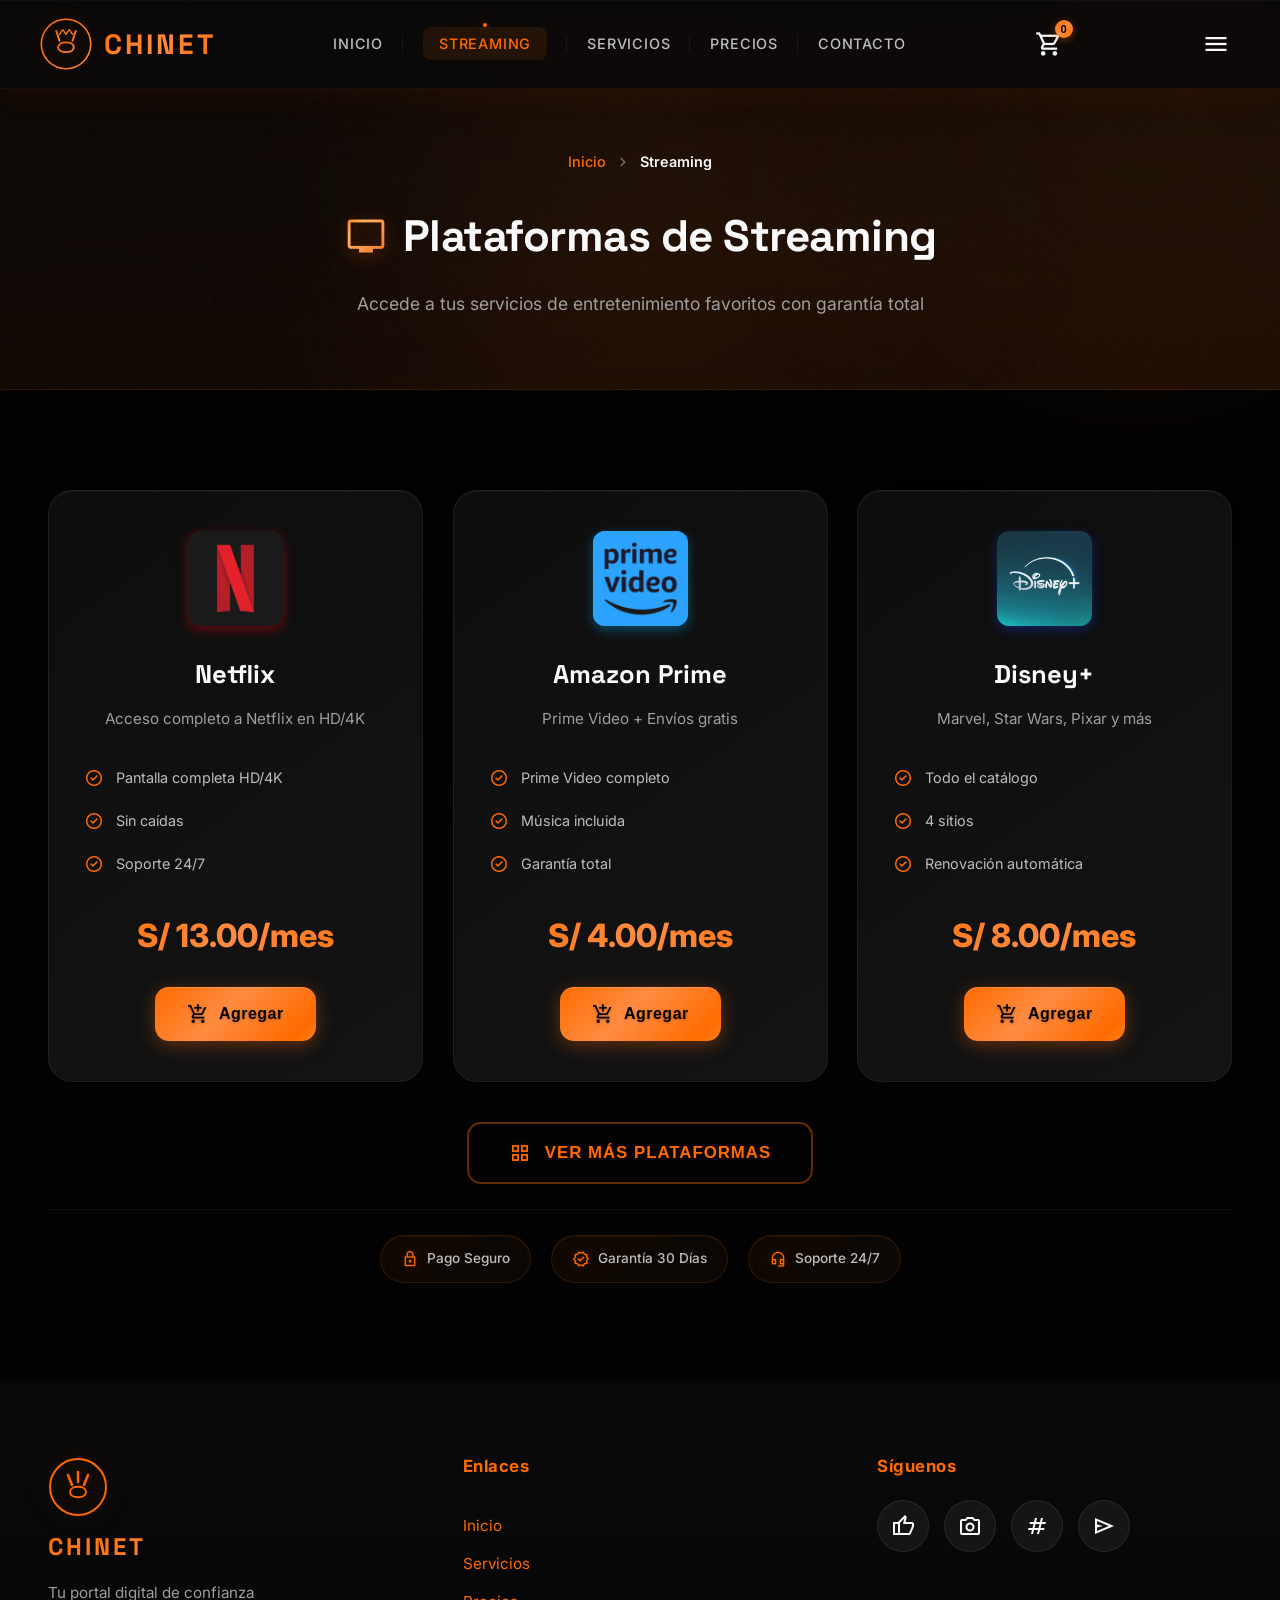
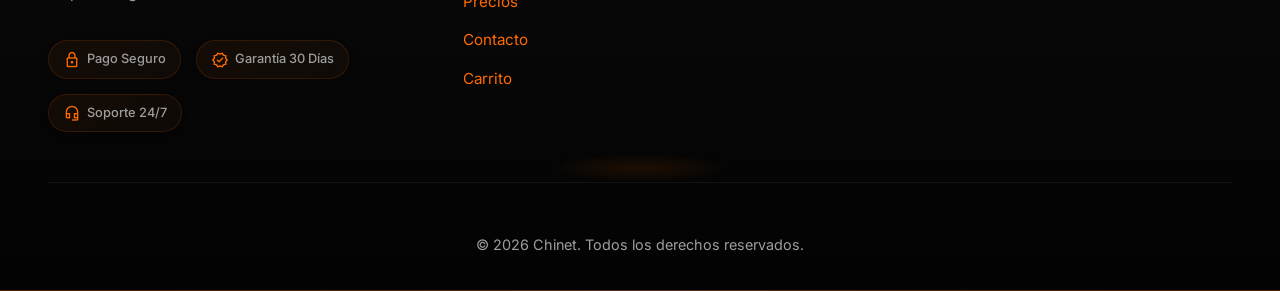
<file: Chinet_Web/streaming.html>
<!DOCTYPE html>
<html lang="es">
<head>
    <meta charset="UTF-8">
    <meta name="viewport" content="width=device-width, initial-scale=1.0">
    <title>Streaming Premium - Netflix, Amazon Prime, Disney+ | Chinet</title>

    <!-- SEO Meta Tags -->
    <meta name="description" content="Plataformas de streaming premium con garantía total. Netflix, Amazon Prime Video, Disney+, HBO Max, Spotify Premium, YouTube Premium al mejor precio.">
    <meta name="keywords" content="streaming, netflix, amazon prime, disney plus, hbo max, spotify premium, youtube premium, streaming barato">
    <meta name="author" content="Chinet">
    <meta name="robots" content="index, follow">
    <link rel="canonical" href="https://chinet.com/streaming.html">

    <!-- Open Graph Tags -->
    <meta property="og:title" content="Chinet - Streaming Premium">
    <meta property="og:description" content="Plataformas de streaming premium con garantía total. Netflix, Amazon Prime, Disney+, HBO Max y más.">
    <meta property="og:image" content="https://chinet.com/og-image.jpg">
    <meta property="og:url" content="https://chinet.com/streaming.html">
    <meta property="og:type" content="website">

    <!-- Preconnect & Preload -->
    <link rel="preconnect" href="https://fonts.googleapis.com">
    <link rel="preconnect" href="https://fonts.gstatic.com" crossorigin>
    <link rel="preload" href="https://fonts.googleapis.com/css2?family=Inter:wght@300;400;500;600;700;800;900&family=Space+Grotesk:wght@400;500;600;700&display=swap" as="style">
    <link rel="preload" href="styles.css" as="style">
    <link rel="preload" href="script.js" as="script">

    <link rel="stylesheet" href="styles.css">
    <link rel="stylesheet" href="https://fonts.googleapis.com/css2?family=Inter:wght@300;400;500;600;700;800;900&family=Space+Grotesk:wght@400;500;600;700&display=swap">
    <link rel="stylesheet" href="https://fonts.googleapis.com/css2?family=Material+Symbols+Outlined:opsz,wght,FILL,GRAD@20..48,100..700,0..1,-50..200" />
</head>
<body>
    <!-- Scroll Progress Bar -->
    <div class="scroll-progress-bar" id="scrollProgressBar" aria-hidden="true"></div>

    <!-- Back to Top Button -->
    <button class="back-to-top" id="backToTop" aria-label="Volver arriba">
        <span class="material-symbols-outlined">keyboard_arrow_up</span>
    </button>

    <a href="#main-content" class="skip-link">Saltar al contenido principal</a>

    <!-- Header -->
    <header id="header" role="banner">
        <nav class="navbar" role="navigation" aria-label="Navegación principal">
            <div class="logo" role="img" aria-label="Logo de Chinet - Tigre profesional" onclick="window.location.href='index.html'">
                <div class="tiger-logo">
                    <svg viewBox="0 0 80 80" xmlns="http://www.w3.org/2000/svg" role="img" aria-label="Logo del tigre de Chinet">
                        <defs>
                            <linearGradient id="tigerGrad" x1="0%" y1="0%" x2="100%" y2="100%">
                                <stop offset="0%" style="stop-color:#FF6600;stop-opacity:1" />
                                <stop offset="100%" style="stop-color:#FF8533;stop-opacity:1" />
                            </linearGradient>
                        </defs>
                        <circle cx="40" cy="40" r="38" fill="none" stroke="url(#tigerGrad)" stroke-width="2.5"/>
                        <path d="M25 20 L30 35" stroke="url(#tigerGrad)" stroke-width="3" stroke-linecap="round"/>
                        <path d="M40 15 L40 30" stroke="url(#tigerGrad)" stroke-width="3" stroke-linecap="round"/>
                        <path d="M55 20 L50 35" stroke="url(#tigerGrad)" stroke-width="3" stroke-linecap="round"/>
                        <path d="M30 25 L35 18 L40 25 L45 18 L50 25" fill="none" stroke="url(#tigerGrad)" stroke-width="2" stroke-linecap="round" stroke-linejoin="round"/>
                        <path d="M28 45 C28 35, 52 35, 52 45 C52 55, 28 55, 28 45" fill="none" stroke="url(#tigerGrad)" stroke-width="3"/>
                    </svg>
                </div>
                <span class="brand-name">CHINET</span>
            </div>
            <ul class="nav-links" role="menubar">
                <li role="none"><a href="index.html" role="menuitem">Inicio</a></li>
                <li role="none"><a href="streaming.html" class="active" role="menuitem">Streaming</a></li>
                <li role="none"><a href="servicios.html" role="menuitem">Servicios</a></li>
                <li role="none"><a href="precios.html" role="menuitem">Precios</a></li>
                <li role="none"><a href="contacto.html" role="menuitem">Contacto</a></li>
            </ul>
            <button class="cart-btn" id="cartBtn" aria-label="Carrito de compras" onclick="window.location.href='carrito.html'">
                <span class="material-symbols-outlined" aria-hidden="true">shopping_cart</span>
                <span class="cart-count" id="cartCount" aria-live="polite">0</span>
            </button>
            <button class="mobile-menu-btn" id="mobileMenuBtn" aria-label="Abrir menú de navegación" aria-expanded="false">
                <span class="material-symbols-outlined" aria-hidden="true">menu</span>
            </button>
        </nav>
    </header>

    <main id="main-content">
    <!-- Page Header -->
    <section class="page-header mesh-bg" aria-label="Encabezado de página">
        <div class="aurora-effect" aria-hidden="true"></div>
        <div class="container">
            <div class="breadcrumb">
                <a href="index.html">Inicio</a>
                <span class="material-symbols-outlined icon-sm" aria-hidden="true">chevron_right</span>
                <span>Streaming</span>
            </div>
            <h1 class="page-title">
                <span class="material-symbols-outlined icon-lg" aria-hidden="true">tv</span> Plataformas de Streaming
            </h1>
            <p class="page-subtitle">Accede a tus servicios de entretenimiento favoritos con garantía total</p>
        </div>
    </section>

    <!-- Streaming Services Section -->
    <section id="streaming" class="section" aria-label="Servicios de streaming">
        <div class="container">
            <!-- Featured Platforms -->
            <div class="streaming-featured">
                <!-- Netflix -->
                <div class="service-card reveal stagger-1" data-service="netflix">
                    <div class="card-icon netflix-bg">
                        <img src="images/netflix.jpg" alt="Netflix">
                    </div>
                    <h3>Netflix</h3>
                    <p>Acceso completo a Netflix en HD/4K</p>
                    <ul class="features-list">
                        <li><span class="material-symbols-outlined icon-sm" aria-hidden="true">check_circle</span> Pantalla completa HD/4K</li>
                        <li><span class="material-symbols-outlined icon-sm" aria-hidden="true">check_circle</span> Sin caídas</li>
                        <li><span class="material-symbols-outlined icon-sm" aria-hidden="true">check_circle</span> Soporte 24/7</li>
                    </ul>
                    <div class="price-tag" aria-label="Precio: S/ 13.00 por mes">S/ 13.00/mes</div>
                    <button class="btn btn-primary add-to-cart" data-name="Netflix Premium" data-price="13.00" aria-label="Agregar Netflix Premium al carrito">
                        <span class="material-symbols-outlined" aria-hidden="true">add_shopping_cart</span> Agregar
                    </button>
                </div>

                <!-- Amazon Prime -->
                <div class="service-card reveal stagger-3" data-service="amazon">
                    <div class="card-icon amazon-bg">
                        <img src="images/amazon-prime.jpg" alt="Amazon Prime">
                    </div>
                    <h3>Amazon Prime</h3>
                    <p>Prime Video + Envíos gratis</p>
                    <ul class="features-list">
                        <li><span class="material-symbols-outlined icon-sm" aria-hidden="true">check_circle</span> Prime Video completo</li>
                        <li><span class="material-symbols-outlined icon-sm" aria-hidden="true">check_circle</span> Música incluida</li>
                        <li><span class="material-symbols-outlined icon-sm" aria-hidden="true">check_circle</span> Garantía total</li>
                    </ul>
                    <div class="price-tag" aria-label="Precio: S/ 4.00 por mes">S/ 4.00/mes</div>
                    <button class="btn btn-primary add-to-cart" data-name="Amazon Prime" data-price="4.00" aria-label="Agregar Amazon Prime al carrito">
                        <span class="material-symbols-outlined" aria-hidden="true">add_shopping_cart</span> Agregar
                    </button>
                </div>

                <!-- Disney+ -->
                <div class="service-card reveal stagger-5" data-service="disney">
                    <div class="card-icon disney-bg">
                        <img src="images/disney-plus.jpg" alt="Disney+">
                    </div>
                    <h3>Disney+</h3>
                    <p>Marvel, Star Wars, Pixar y más</p>
                    <ul class="features-list">
                        <li><span class="material-symbols-outlined icon-sm" aria-hidden="true">check_circle</span> Todo el catálogo</li>
                        <li><span class="material-symbols-outlined icon-sm" aria-hidden="true">check_circle</span> 4 sitios</li>
                        <li><span class="material-symbols-outlined icon-sm" aria-hidden="true">check_circle</span> Renovación automática</li>
                    </ul>
                    <div class="price-tag" aria-label="Precio: S/ 8.00 por mes">S/ 8.00/mes</div>
                    <button class="btn btn-primary add-to-cart" data-name="Disney+" data-price="8.00" aria-label="Agregar Disney Plus al carrito">
                        <span class="material-symbols-outlined" aria-hidden="true">add_shopping_cart</span> Agregar
                    </button>
                </div>
            </div>

            <!-- Ver Más Button -->
            <div class="view-more-container">
                <button class="btn btn-secondary view-more-btn" id="viewMoreBtn" aria-label="Ver más plataformas de streaming">
                    <span class="material-symbols-outlined" aria-hidden="true">grid_view</span> VER MÁS PLATAFORMAS
                </button>
            </div>

            <!-- Trust Badges -->
            <div class="trust-badges">
                <div class="trust-badge">
                    <span class="material-symbols-outlined" aria-hidden="true">lock</span>
                    <span>Pago Seguro</span>
                </div>
                <div class="trust-badge">
                    <span class="material-symbols-outlined" aria-hidden="true">verified</span>
                    <span>Garantía 30 Días</span>
                </div>
                <div class="trust-badge">
                    <span class="material-symbols-outlined" aria-hidden="true">headset_mic</span>
                    <span>Soporte 24/7</span>
                </div>
            </div>
        </div>
    </section>

    <!-- All Platforms Modal -->
    <div id="platformsModal" class="platforms-modal" role="dialog" aria-modal="true" aria-label="Modal de plataformas de streaming">
        <div class="platforms-modal-content platforms-modal-lg">
            <div class="platforms-modal-header">
                <h3><span class="material-symbols-outlined" aria-hidden="true">apps</span> Todas las Plataformas</h3>
                <button class="platforms-modal-close" id="platformsModalClose" aria-label="Cerrar modal">
                    <span class="material-symbols-outlined" aria-hidden="true">close</span>
                </button>
            </div>

            <!-- Platform Search Bar -->
            <div class="platform-search-bar">
                <span class="material-symbols-outlined" aria-hidden="true">search</span>
                <input type="text" id="platformSearch" placeholder="Buscar plataforma..." aria-label="Buscar plataforma">
            </div>

            <!-- Platform Category Filter -->
            <div class="platform-category-filter">
                <button class="platform-cat-btn active" data-category="all" onclick="filterByCategory('all', this)">Todas</button>
                <button class="platform-cat-btn" data-category="video" onclick="filterByCategory('video', this)">Video</button>
                <button class="platform-cat-btn" data-category="musica" onclick="filterByCategory('musica', this)">Música</button>
                <button class="platform-cat-btn" data-category="diseno" onclick="filterByCategory('diseno', this)">Diseño</button>
                <button class="platform-cat-btn" data-category="ia" onclick="filterByCategory('ia', this)">IA & Productividad</button>
                <button class="platform-cat-btn" data-category="anime" onclick="filterByCategory('anime', this)">Anime</button>
            </div>

            <!-- Platforms Grid -->
            <div class="platforms-grid" id="platformsGrid">

                <!-- Netflix -->
                <div class="platform-card" data-category="video" data-name="netflix">
                    <div class="platform-card-icon netflix-bg">
                        <img src="images/netflix.jpg" alt="Netflix">
                    </div>
                    <h4 class="platform-card-name">Netflix</h4>
                    <p class="platform-card-desc">Películas, series y documentales</p>
                    <div class="platform-card-price">S/ 13.00/mes</div>
                    <div class="platform-card-actions">
                        <button class="btn-platform-detail" data-platform="netflix" aria-label="Ver detalles de Netflix">
                            <span class="material-symbols-outlined" aria-hidden="true">info</span> Detalles
                        </button>
                        <button class="btn btn-primary btn-sm add-to-cart" data-name="Netflix Premium" data-price="13.00" aria-label="Agregar Netflix al carrito">
                            <span class="material-symbols-outlined" aria-hidden="true">add_shopping_cart</span> Agregar
                        </button>
                    </div>
                </div>

                <!-- Amazon Prime -->
                <div class="platform-card" data-category="video" data-name="amazon prime">
                    <div class="platform-card-icon amazon-bg">
                        <img src="images/amazon-prime.jpg" alt="Amazon Prime">
                    </div>
                    <h4 class="platform-card-name">Amazon Prime</h4>
                    <p class="platform-card-desc">Video, música y envíos gratis</p>
                    <div class="platform-card-price">S/ 4.00/mes</div>
                    <div class="platform-card-actions">
                        <button class="btn-platform-detail" data-platform="amazon" aria-label="Ver detalles de Amazon Prime">
                            <span class="material-symbols-outlined" aria-hidden="true">info</span> Detalles
                        </button>
                        <button class="btn btn-primary btn-sm add-to-cart" data-name="Amazon Prime" data-price="4.00" aria-label="Agregar Amazon Prime al carrito">
                            <span class="material-symbols-outlined" aria-hidden="true">add_shopping_cart</span> Agregar
                        </button>
                    </div>
                </div>

                <!-- Disney+ -->
                <div class="platform-card" data-category="video" data-name="disney plus">
                    <div class="platform-card-icon disney-bg">
                        <img src="images/disney-plus.jpg" alt="Disney+">
                    </div>
                    <h4 class="platform-card-name">Disney+</h4>
                    <p class="platform-card-desc">Marvel, Star Wars, Pixar y más</p>
                    <div class="platform-card-price">S/ 8.00/mes</div>
                    <div class="platform-card-actions">
                        <button class="btn-platform-detail" data-platform="disney" aria-label="Ver detalles de Disney Plus">
                            <span class="material-symbols-outlined" aria-hidden="true">info</span> Detalles
                        </button>
                        <button class="btn btn-primary btn-sm add-to-cart" data-name="Disney+" data-price="8.00" aria-label="Agregar Disney Plus al carrito">
                            <span class="material-symbols-outlined" aria-hidden="true">add_shopping_cart</span> Agregar
                        </button>
                    </div>
                </div>

                <!-- Spotify -->
                <div class="platform-card" data-category="musica" data-name="spotify">
                    <div class="platform-card-icon spotify-bg">
                        <img src="images/spotify.png" alt="Spotify">
                    </div>
                    <h4 class="platform-card-name">Spotify</h4>
                    <p class="platform-card-desc">Música y podcast sin anuncios</p>
                    <div class="platform-card-price">S/ 7.00/mes</div>
                    <div class="platform-card-actions">
                        <button class="btn-platform-detail" data-platform="spotify" aria-label="Ver detalles de Spotify">
                            <span class="material-symbols-outlined" aria-hidden="true">info</span> Detalles
                        </button>
                        <button class="btn btn-primary btn-sm add-to-cart" data-name="Spotify Premium" data-price="7.00" aria-label="Agregar Spotify al carrito">
                            <span class="material-symbols-outlined" aria-hidden="true">add_shopping_cart</span> Agregar
                        </button>
                    </div>
                </div>

                <!-- YouTube Premium -->
                <div class="platform-card" data-category="video" data-name="youtube premium">
                    <div class="platform-card-icon youtube-bg">
                        <img src="images/youtube.jpg" alt="YouTube">
                    </div>
                    <h4 class="platform-card-name">YouTube Premium</h4>
                    <p class="platform-card-desc">Sin anuncios + Music incluido</p>
                    <div class="platform-card-price">S/ 4.00/mes</div>
                    <div class="platform-card-actions">
                        <button class="btn-platform-detail" data-platform="youtube" aria-label="Ver detalles de YouTube Premium">
                            <span class="material-symbols-outlined" aria-hidden="true">info</span> Detalles
                        </button>
                        <button class="btn btn-primary btn-sm add-to-cart" data-name="YouTube Premium" data-price="4.00" aria-label="Agregar YouTube Premium al carrito">
                            <span class="material-symbols-outlined" aria-hidden="true">add_shopping_cart</span> Agregar
                        </button>
                    </div>
                </div>

                <!-- Canva Pro -->
                <div class="platform-card" data-category="diseno" data-name="canva pro">
                    <div class="platform-card-icon canva-bg">
                        <img src="images/canva.png" alt="Canva">
                    </div>
                    <h4 class="platform-card-name">Canva Pro</h4>
                    <p class="platform-card-desc">Diseño gráfico profesional</p>
                    <div class="platform-card-price">S/ 5.00/mes</div>
                    <div class="platform-card-actions">
                        <button class="btn-platform-detail" data-platform="canva" aria-label="Ver detalles de Canva Pro">
                            <span class="material-symbols-outlined" aria-hidden="true">info</span> Detalles
                        </button>
                        <button class="btn btn-primary btn-sm add-to-cart" data-name="Canva Pro" data-price="5.00" aria-label="Agregar Canva Pro al carrito">
                            <span class="material-symbols-outlined" aria-hidden="true">add_shopping_cart</span> Agregar
                        </button>
                    </div>
                </div>

                <!-- Crunchyroll -->
                <div class="platform-card" data-category="anime" data-name="crunchyroll">
                    <div class="platform-card-icon crunchy-bg">
                        <img src="images/crunchyroll.jpg" alt="Crunchyroll">
                    </div>
                    <h4 class="platform-card-name">Crunchyroll</h4>
                    <p class="platform-card-desc">Anime y doramas sin límites</p>
                    <div class="platform-card-price">S/ 4.00/mes</div>
                    <div class="platform-card-actions">
                        <button class="btn-platform-detail" data-platform="crunchyroll" aria-label="Ver detalles de Crunchyroll">
                            <span class="material-symbols-outlined" aria-hidden="true">info</span> Detalles
                        </button>
                        <button class="btn btn-primary btn-sm add-to-cart" data-name="Crunchyroll Premium" data-price="4.00" aria-label="Agregar Crunchyroll al carrito">
                            <span class="material-symbols-outlined" aria-hidden="true">add_shopping_cart</span> Agregar
                        </button>
                    </div>
                </div>

                <!-- Viki Rakuten -->
                <div class="platform-card" data-category="video" data-name="viki rakuten">
                    <div class="platform-card-icon viki-bg">
                        <img src="images/viki.png" alt="Viki">
                    </div>
                    <h4 class="platform-card-name">Viki Rakuten</h4>
                    <p class="platform-card-desc">Dramas coreanos y asiáticos</p>
                    <div class="platform-card-price">S/ 6.00/mes</div>
                    <div class="platform-card-actions">
                        <button class="btn-platform-detail" data-platform="viki" aria-label="Ver detalles de Viki Rakuten">
                            <span class="material-symbols-outlined" aria-hidden="true">info</span> Detalles
                        </button>
                        <button class="btn btn-primary btn-sm add-to-cart" data-name="Viki Rakuten" data-price="6.00" aria-label="Agregar Viki Rakuten al carrito">
                            <span class="material-symbols-outlined" aria-hidden="true">add_shopping_cart</span> Agregar
                        </button>
                    </div>
                </div>

                <!-- Paramount+ -->
                <div class="platform-card" data-category="video" data-name="paramount plus">
                    <div class="platform-card-icon paramount-bg">
                        <img src="images/paramount.png" alt="Paramount+">
                    </div>
                    <h4 class="platform-card-name">Paramount+</h4>
                    <p class="platform-card-desc">Películas y series exclusivas</p>
                    <div class="platform-card-price">S/ 6.00/mes</div>
                    <div class="platform-card-actions">
                        <button class="btn-platform-detail" data-platform="paramount" aria-label="Ver detalles de Paramount Plus">
                            <span class="material-symbols-outlined" aria-hidden="true">info</span> Detalles
                        </button>
                        <button class="btn btn-primary btn-sm add-to-cart" data-name="Paramount+" data-price="6.00" aria-label="Agregar Paramount Plus al carrito">
                            <span class="material-symbols-outlined" aria-hidden="true">add_shopping_cart</span> Agregar
                        </button>
                    </div>
                </div>

                <!-- Apple TV+ -->
                <div class="platform-card" data-category="video" data-name="apple tv plus">
                    <div class="platform-card-icon appletv-bg">
                        <img src="images/apple-tv.png" alt="Apple TV+">
                    </div>
                    <h4 class="platform-card-name">Apple TV+</h4>
                    <p class="platform-card-desc">Originales de Apple</p>
                    <div class="platform-card-price">S/ 5.00/mes</div>
                    <div class="platform-card-actions">
                        <button class="btn-platform-detail" data-platform="appletv" aria-label="Ver detalles de Apple TV Plus">
                            <span class="material-symbols-outlined" aria-hidden="true">info</span> Detalles
                        </button>
                        <button class="btn btn-primary btn-sm add-to-cart" data-name="Apple TV+" data-price="5.00" aria-label="Agregar Apple TV Plus al carrito">
                            <span class="material-symbols-outlined" aria-hidden="true">add_shopping_cart</span> Agregar
                        </button>
                    </div>
                </div>

                <!-- Deezer -->
                <div class="platform-card" data-category="musica" data-name="deezer">
                    <div class="platform-card-icon deezer-bg">
                        <img src="images/deezer.png" alt="Deezer">
                    </div>
                    <h4 class="platform-card-name">Deezer</h4>
                    <p class="platform-card-desc">Música en alta calidad</p>
                    <div class="platform-card-price">S/ 5.00/mes</div>
                    <div class="platform-card-actions">
                        <button class="btn-platform-detail" data-platform="deezer" aria-label="Ver detalles de Deezer">
                            <span class="material-symbols-outlined" aria-hidden="true">info</span> Detalles
                        </button>
                        <button class="btn btn-primary btn-sm add-to-cart" data-name="Deezer Premium" data-price="5.00" aria-label="Agregar Deezer al carrito">
                            <span class="material-symbols-outlined" aria-hidden="true">add_shopping_cart</span> Agregar
                        </button>
                    </div>
                </div>

                <!-- Tidal -->
                <div class="platform-card" data-category="musica" data-name="tidal">
                    <div class="platform-card-icon tidal-bg">
                        <img src="images/tidal.png" alt="Tidal">
                    </div>
                    <h4 class="platform-card-name">Tidal</h4>
                    <p class="platform-card-desc">HiFi música sin pérdida</p>
                    <div class="platform-card-price">S/ 5.00/mes</div>
                    <div class="platform-card-actions">
                        <button class="btn-platform-detail" data-platform="tidal" aria-label="Ver detalles de Tidal">
                            <span class="material-symbols-outlined" aria-hidden="true">info</span> Detalles
                        </button>
                        <button class="btn btn-primary btn-sm add-to-cart" data-name="Tidal HiFi" data-price="5.00" aria-label="Agregar Tidal al carrito">
                            <span class="material-symbols-outlined" aria-hidden="true">add_shopping_cart</span> Agregar
                        </button>
                    </div>
                </div>

                <!-- IPTV -->
                <div class="platform-card" data-category="video" data-name="iptv television">
                    <div class="platform-card-icon iptv-bg">
                        <svg viewBox="0 0 100 40" xmlns="http://www.w3.org/2000/svg"><rect x="8" y="10" width="30" height="20" rx="3" fill="white"/><text x="14" y="24" font-family="Arial Black, sans-serif" font-size="10" font-weight="900" fill="#FF6B00">IPTV</text><rect x="20" y="32" width="8" height="4" fill="white"/><rect x="15" y="36" width="18" height="2" rx="1" fill="white"/></svg>
                    </div>
                    <h4 class="platform-card-name">IPTV</h4>
                    <p class="platform-card-desc">Canales en vivo internacionales</p>
                    <div class="platform-card-price">S/ 10.00/mes</div>
                    <div class="platform-card-actions">
                        <button class="btn-platform-detail" data-platform="iptv" aria-label="Ver detalles de IPTV">
                            <span class="material-symbols-outlined" aria-hidden="true">info</span> Detalles
                        </button>
                        <button class="btn btn-primary btn-sm add-to-cart" data-name="IPTV Premium" data-price="10.00" aria-label="Agregar IPTV al carrito">
                            <span class="material-symbols-outlined" aria-hidden="true">add_shopping_cart</span> Agregar
                        </button>
                    </div>
                </div>

                <!-- Flow -->
                <div class="platform-card" data-category="video" data-name="flow television argentina">
                    <div class="platform-card-icon flow-bg">
                        <svg viewBox="0 0 100 40" xmlns="http://www.w3.org/2000/svg"><circle cx="22" cy="18" r="12" fill="white"/><path d="M16 18 Q22 10 28 18 Q22 26 16 18" fill="#00A8E1"/><text x="40" y="24" font-family="Arial Black, sans-serif" font-size="16" font-weight="900" fill="white">Flow</text></svg>
                    </div>
                    <h4 class="platform-card-name">Flow</h4>
                    <p class="platform-card-desc">TV y streaming argentino</p>
                    <div class="platform-card-price">S/ 12.00/mes</div>
                    <div class="platform-card-actions">
                        <button class="btn-platform-detail" data-platform="flow" aria-label="Ver detalles de Flow">
                            <span class="material-symbols-outlined" aria-hidden="true">info</span> Detalles
                        </button>
                        <button class="btn btn-primary btn-sm add-to-cart" data-name="Flow Premium" data-price="12.00" aria-label="Agregar Flow al carrito">
                            <span class="material-symbols-outlined" aria-hidden="true">add_shopping_cart</span> Agregar
                        </button>
                    </div>
                </div>

                <!-- DAZN -->
                <div class="platform-card" data-category="video" data-name="dazn deportes sports">
                    <div class="platform-card-icon" style="background: linear-gradient(135deg, #FF6B00, #FF8C00); border-radius: 12px; box-shadow: 0 4px 12px rgba(255, 107, 0, 0.4);">
                        <svg viewBox="0 0 100 100" xmlns="http://www.w3.org/2000/svg"><circle cx="50" cy="50" r="30" fill="white"/><text x="30" y="62" font-family="Arial Black" font-size="24" font-weight="900" fill="#FF6B00">DAZN</text></svg>
                    </div>
                    <h4 class="platform-card-name">DAZN</h4>
                    <p class="platform-card-desc">Deportes en vivo y on demand</p>
                    <div class="platform-card-price">S/ 15.00/mes</div>
                    <div class="platform-card-actions">
                        <button class="btn-platform-detail" data-platform="dazn" aria-label="Ver detalles de DAZN">
                            <span class="material-symbols-outlined" aria-hidden="true">info</span> Detalles
                        </button>
                        <button class="btn btn-primary btn-sm add-to-cart" data-name="DAZN" data-price="15.00" aria-label="Agregar DAZN al carrito">
                            <span class="material-symbols-outlined" aria-hidden="true">add_shopping_cart</span> Agregar
                        </button>
                    </div>
                </div>

                <!-- HBO Max / Max -->
                <div class="platform-card" data-category="video" data-name="hbo max max">
                    <div class="platform-card-icon hbo-bg">
                        <img src="images/max.png" alt="Max">
                    </div>
                    <h4 class="platform-card-name">Max (HBO)</h4>
                    <p class="platform-card-desc">Series exclusivas y películas</p>
                    <div class="platform-card-price">S/ 7.00/mes</div>
                    <div class="platform-card-actions">
                        <button class="btn-platform-detail" data-platform="hbo" aria-label="Ver detalles de Max">
                            <span class="material-symbols-outlined" aria-hidden="true">info</span> Detalles
                        </button>
                        <button class="btn btn-primary btn-sm add-to-cart" data-name="Max (HBO)" data-price="7.00" aria-label="Agregar Max al carrito">
                            <span class="material-symbols-outlined" aria-hidden="true">add_shopping_cart</span> Agregar
                        </button>
                    </div>
                </div>

                <!-- Directv Go -->
                <div class="platform-card" data-category="video" data-name="directv go television">
                    <div class="platform-card-icon" style="background: linear-gradient(135deg, #003DA5, #0066CC); border-radius: 12px; box-shadow: 0 4px 12px rgba(0, 61, 165, 0.4);">
                        <img src="images/directvgo.png" alt="Directv Go">
                    </div>
                    <h4 class="platform-card-name">Directv Go</h4>
                    <p class="platform-card-desc">TV en vivo y on demand</p>
                    <div class="platform-card-price">S/ 25.00/mes</div>
                    <div class="platform-card-actions">
                        <button class="btn-platform-detail" data-platform="directvgo" aria-label="Ver detalles de Directv Go">
                            <span class="material-symbols-outlined" aria-hidden="true">info</span> Detalles
                        </button>
                        <button class="btn btn-primary btn-sm add-to-cart" data-name="Directv Go" data-price="25.00" aria-label="Agregar Directv Go al carrito">
                            <span class="material-symbols-outlined" aria-hidden="true">add_shopping_cart</span> Agregar
                        </button>
                    </div>
                </div>

                <!-- Flow TV -->
                <div class="platform-card" data-category="video" data-name="flow television tv">
                    <div class="platform-card-icon" style="background: #00BFFF; border-radius: 12px; box-shadow: 0 4px 12px rgba(0, 191, 255, 0.4);">
                        <img src="images/flow-tv.png" alt="Flow TV">
                    </div>
                    <h4 class="platform-card-name">Flow TV</h4>
                    <p class="platform-card-desc">Streaming y TV en vivo</p>
                    <div class="platform-card-price">S/ 12.00/mes</div>
                    <div class="platform-card-actions">
                        <button class="btn-platform-detail" data-platform="flow" aria-label="Ver detalles de Flow TV">
                            <span class="material-symbols-outlined" aria-hidden="true">info</span> Detalles
                        </button>
                        <button class="btn btn-primary btn-sm add-to-cart" data-name="Flow TV" data-price="12.00" aria-label="Agregar Flow TV al carrito">
                            <span class="material-symbols-outlined" aria-hidden="true">add_shopping_cart</span> Agregar
                        </button>
                    </div>
                </div>

                <!-- Movistar Play -->
                <div class="platform-card" data-category="video" data-name="movistar play television">
                    <div class="platform-card-icon" style="background: linear-gradient(135deg, #009966, #00B377); border-radius: 12px; box-shadow: 0 4px 12px rgba(0, 153, 102, 0.4);">
                        <img src="images/movistar.png" alt="Movistar Play">
                    </div>
                    <h4 class="platform-card-name">Movistar Play</h4>
                    <p class="platform-card-desc">TV, películas y series</p>
                    <div class="platform-card-price">S/ 15.00/mes</div>
                    <div class="platform-card-actions">
                        <button class="btn-platform-detail" data-platform="movistar" aria-label="Ver detalles de Movistar Play">
                            <span class="material-symbols-outlined" aria-hidden="true">info</span> Detalles
                        </button>
                        <button class="btn btn-primary btn-sm add-to-cart" data-name="Movistar Play" data-price="15.00" aria-label="Agregar Movistar Play al carrito">
                            <span class="material-symbols-outlined" aria-hidden="true">add_shopping_cart</span> Agregar
                        </button>
                    </div>
                </div>

                <!-- Vix -->
                <div class="platform-card" data-category="video" data-name="vix television latino">
                    <div class="platform-card-icon" style="background: linear-gradient(135deg, #FF6600, #FF8800); border-radius: 12px; box-shadow: 0 4px 12px rgba(255, 102, 0, 0.4);">
                        <img src="images/vix.png" alt="Vix">
                    </div>
                    <h4 class="platform-card-name">Vix</h4>
                    <p class="platform-card-desc">Contenido latino gratis</p>
                    <div class="platform-card-price">S/ 6.00/mes</div>
                    <div class="platform-card-actions">
                        <button class="btn-platform-detail" data-platform="vix" aria-label="Ver detalles de Vix">
                            <span class="material-symbols-outlined" aria-hidden="true">info</span> Detalles
                        </button>
                        <button class="btn btn-primary btn-sm add-to-cart" data-name="Vix Premium" data-price="6.00" aria-label="Agregar Vix al carrito">
                            <span class="material-symbols-outlined" aria-hidden="true">add_shopping_cart</span> Agregar
                        </button>
                    </div>
                </div>

                <!-- Scribd -->
                <div class="platform-card" data-category="ia" data-name="scribd libros lectura">
                    <div class="platform-card-icon" style="background: linear-gradient(135deg, #1E8CBE, #2EA8E5); border-radius: 12px; box-shadow: 0 4px 12px rgba(30, 140, 190, 0.4);">
                        <img src="images/scribd.png" alt="Scribd">
                    </div>
                    <h4 class="platform-card-name">Scribd</h4>
                    <p class="platform-card-desc">Libros, documentos y audiolibros</p>
                    <div class="platform-card-price">S/ 11.00/mes</div>
                    <div class="platform-card-actions">
                        <button class="btn-platform-detail" data-platform="scribd" aria-label="Ver detalles de Scribd">
                            <span class="material-symbols-outlined" aria-hidden="true">info</span> Detalles
                        </button>
                        <button class="btn btn-primary btn-sm add-to-cart" data-name="Scribd Premium" data-price="11.00" aria-label="Agregar Scribd al carrito">
                            <span class="material-symbols-outlined" aria-hidden="true">add_shopping_cart</span> Agregar
                        </button>
                    </div>
                </div>

                <!-- Gemini AI -->
                <div class="platform-card" data-category="ia" data-name="gemini ai google">
                    <div class="platform-card-icon" style="background: linear-gradient(135deg, #8A2BE2, #A855F7); border-radius: 12px; box-shadow: 0 4px 12px rgba(138, 43, 226, 0.4);">
                        <img src="images/gemini.png" alt="Gemini AI">
                    </div>
                    <h4 class="platform-card-name">Gemini AI</h4>
                    <p class="platform-card-desc">IA avanzada de Google</p>
                    <div class="platform-card-price">S/ 9.00/mes</div>
                    <div class="platform-card-actions">
                        <button class="btn-platform-detail" data-platform="gemini" aria-label="Ver detalles de Gemini AI">
                            <span class="material-symbols-outlined" aria-hidden="true">info</span> Detalles
                        </button>
                        <button class="btn btn-primary btn-sm add-to-cart" data-name="Gemini Advanced" data-price="9.00" aria-label="Agregar Gemini AI al carrito">
                            <span class="material-symbols-outlined" aria-hidden="true">add_shopping_cart</span> Agregar
                        </button>
                    </div>
                </div>

                <!-- ChatGPT Plus -->
                <div class="platform-card" data-category="ia" data-name="chatgpt plus openai">
                    <div class="platform-card-icon chatgpt-bg">
                        <img src="images/chatgpt.png" alt="ChatGPT">
                    </div>
                    <h4 class="platform-card-name">ChatGPT Plus</h4>
                    <p class="platform-card-desc">IA avanzada para productividad</p>
                    <div class="platform-card-price">S/ 10.00/mes</div>
                    <div class="platform-card-actions">
                        <button class="btn-platform-detail" data-platform="chatgpt" aria-label="Ver detalles de ChatGPT Plus">
                            <span class="material-symbols-outlined" aria-hidden="true">info</span> Detalles
                        </button>
                        <button class="btn btn-primary btn-sm add-to-cart" data-name="ChatGPT Plus" data-price="10.00" aria-label="Agregar ChatGPT Plus al carrito">
                            <span class="material-symbols-outlined" aria-hidden="true">add_shopping_cart</span> Agregar
                        </button>
                    </div>
                </div>

                <!-- ¿No encuentras lo que buscas? -->
                <div class="platform-card" data-category="all" style="background: linear-gradient(135deg, rgba(255,107,0,0.1), rgba(255,140,66,0.05)); border: 2px dashed rgba(255,107,0,0.5); min-height: 280px; cursor: pointer;" onclick="window.open('https://wa.me/51956131320?text=%C2%A1Hola!%20Me%20interesa%20un%20servicio%20que%20no%20veo%20en%20la%20lista.%20%C2%BFPodr%C3%ADas%20ayudarme?', '_blank')">
                    <div style="text-align: center; padding: 40px 20px; display: flex; flex-direction: column; align-items: center; justify-content: center; height: 100%;">
                        <div style="width: 70px; height: 70px; border-radius: 50%; background: var(--gradient-primary); display: flex; align-items: center; justify-content: center; margin-bottom: 20px; box-shadow: 0 8px 25px rgba(255,107,0,0.4);">
                            <span class="material-symbols-outlined" style="font-size: 38px; color: var(--bg-black);">chat_bubble</span>
                        </div>
                        <h4 style="font-size: 1.3rem; font-weight: 800; color: var(--text-white); margin: 0 0 10px 0; font-family: 'Space Grotesk', sans-serif;">¿No encuentras lo que buscas?</h4>
                        <p style="font-size: 0.95rem; color: var(--text-gray); margin: 0 0 24px 0; line-height: 1.6; max-width: 250px;">Escríbeme al privado y te consigo cualquier plataforma o servicio</p>
                        <span class="btn btn-primary" style="width: 100%; justify-content: center; padding: 16px 28px; font-size: 1rem; display: inline-flex; align-items: center; gap: 8px; pointer-events: none;">
                            <span class="material-symbols-outlined" style="font-size: 22px;">chat</span> Escríbeme al privado
                        </span>
                    </div>
                </div>

            </div>
        </div>
    </div>
    </section>


    <!-- Footer -->
    <footer class="footer" role="contentinfo">
        <div class="container">
            <div class="footer-content">
                <div class="footer-brand">
                    <div class="footer-tiger">
                        <svg viewBox="0 0 60 60" xmlns="http://www.w3.org/2000/svg" role="img" aria-label="Logo del tigre de Chinet">
                            <circle cx="30" cy="30" r="28" fill="none" stroke="#FF6600" stroke-width="2"/>
                            <path d="M20 18 L24 28" stroke="#FF6600" stroke-width="2.5" stroke-linecap="round"/>
                            <path d="M30 15 L30 25" stroke="#FF6600" stroke-width="2.5" stroke-linecap="round"/>
                            <path d="M40 18 L36 28" stroke="#FF6600" stroke-width="2.5" stroke-linecap="round"/>
                            <path d="M22 35 C22 28, 38 28, 38 35 C38 42, 22 42, 22 35" fill="none" stroke="#FF6600" stroke-width="2"/>
                        </svg>
                    </div>
                    <span class="brand-name">CHINET</span>
                    <p>Tu portal digital de confianza</p>
                    <div class="footer-trust-badges">
                        <div class="footer-trust-badge">
                            <span class="material-symbols-outlined" aria-hidden="true">lock</span>
                            <span>Pago Seguro</span>
                        </div>
                        <div class="footer-trust-badge">
                            <span class="material-symbols-outlined" aria-hidden="true">verified</span>
                            <span>Garantía 30 Días</span>
                        </div>
                        <div class="footer-trust-badge">
                            <span class="material-symbols-outlined" aria-hidden="true">headset_mic</span>
                            <span>Soporte 24/7</span>
                        </div>
                    </div>
                </div>
                <div class="footer-links">
                    <h4>Enlaces</h4>
                    <a href="index.html">Inicio</a>
                    <a href="servicios.html">Servicios</a>
                    <a href="precios.html">Precios</a>
                    <a href="contacto.html">Contacto</a>
                    <a href="carrito.html">Carrito</a>
                </div>
                <div class="footer-social">
                    <h4>Síguenos</h4>
                    <div class="social-icons">
                        <a href="#" class="social-icon" aria-label="Facebook de Chinet"><span class="material-symbols-outlined" aria-hidden="true">thumb_up</span></a>
                        <a href="#" class="social-icon" aria-label="Instagram de Chinet"><span class="material-symbols-outlined" aria-hidden="true">photo_camera</span></a>
                        <a href="#" class="social-icon" aria-label="Twitter de Chinet"><span class="material-symbols-outlined" aria-hidden="true">tag</span></a>
                        <a href="#" class="social-icon" aria-label="Telegram de Chinet"><span class="material-symbols-outlined" aria-hidden="true">send</span></a>
                    </div>
                </div>
            </div>
            <div class="footer-bottom">
                <p>&copy; 2026 Chinet. Todos los derechos reservados.</p>
            </div>
        </div>
    </footer>
    </main>

    <script src="script.js?v=6" defer></script>
</body>
</html>
</file>
<file: Chinet_Web/styles.css>
/* ============================================
   CHINET - Streaming & Digital Services
   Professional Premium Design System
   Color Theme: Black & Orange (Refined)
   ============================================ */

/* ============================================
   ENHANCED DESIGN TOKENS
   ============================================ */

:root {
    /* Refined Primary Colors - More Professional Orange */
    --primary-orange: #FF6B00;
    --dark-orange: #E55A00;
    --light-orange: #FF8C42;
    --accent-orange: #FF9F1C;
    --glow-orange: rgba(255, 107, 0, 0.25);

    /* Refined Background System - More Depth */
    --bg-black: #030303;
    --bg-dark: #0A0A0A;
    --bg-medium: #131313;
    --bg-light: #1A1A1A;
    --bg-card: #0F0F0F;
    --bg-elevated: #1E1E1E;

    /* Refined Text System - Better Readability */
    --text-white: #FAFAFA;
    --text-gray: #9E9E9E;
    --text-light-gray: #BDBDBD;
    --text-muted: #757575;
    --text-accent: #E0E0E0;

    /* Accent Colors */
    --success: #00C853;
    --danger: #FF1744;
    --warning: #FFD600;
    --info: #2979FF;

    /* Refined Gradients - More Premium Feel */
    --gradient-primary: linear-gradient(135deg, #FF6B00 0%, #FF8C42 50%, #FF6B00 100%);
    --gradient-dark: linear-gradient(180deg, #0A0A0A 0%, #131313 100%);
    --gradient-card: linear-gradient(145deg, #0F0F0F 0%, #161616 100%);
    --gradient-icon: linear-gradient(135deg, #FF6B00 0%, #FFB366 30%, #FF8C42 70%, #FF6B00 100%);
    --gradient-border: linear-gradient(135deg, rgba(255,107,0,0.5), rgba(255,140,66,0.2));
    --gradient-button: linear-gradient(135deg, #FF6B00 0%, #FF8C42 100%);
    --gradient-glow: radial-gradient(circle, rgba(255,107,0,0.15) 0%, transparent 70%);

    /* Premium Shadows - More Depth */
    --shadow-xs: 0 2px 8px rgba(0, 0, 0, 0.4);
    --shadow-sm: 0 4px 12px rgba(0, 0, 0, 0.5);
    --shadow-md: 0 8px 24px rgba(0, 0, 0, 0.6);
    --shadow-lg: 0 12px 40px rgba(0, 0, 0, 0.7);
    --shadow-xl: 0 20px 60px rgba(0, 0, 0, 0.8);
    --shadow-glow: 0 0 40px rgba(255, 107, 0, 0.2);
    --shadow-glow-strong: 0 0 60px rgba(255, 107, 0, 0.35);

    /* Refined Transitions */
    --transition-fast: 0.15s cubic-bezier(0.4, 0, 0.2, 1);
    --transition-smooth: 0.25s cubic-bezier(0.4, 0, 0.2, 1);
    --transition-bounce: 0.35s cubic-bezier(0.34, 1.56, 0.64, 1);
    --transition-premium: 0.4s cubic-bezier(0.25, 0.46, 0.45, 0.94);

    /* Spacing System */
    --space-xs: 4px;
    --space-sm: 8px;
    --space-md: 16px;
    --space-lg: 24px;
    --space-xl: 32px;
    --space-2xl: 48px;
    --space-3xl: 64px;
    --space-4xl: 96px;
}

/* ============================================
   RESET & BASE
   ============================================ */

* {
    margin: 0;
    padding: 0;
    box-sizing: border-box;
}

html {
    scroll-behavior: smooth;
    font-size: 16px;
}

body {
    font-family: 'Inter', -apple-system, BlinkMacSystemFont, 'Segoe UI', 'Roboto', 'Oxygen', 'Ubuntu', 'Cantarell', sans-serif;
    background-color: var(--bg-black);
    color: var(--text-white);
    line-height: 1.6;
    overflow-x: hidden;
    -webkit-font-smoothing: antialiased;
    -moz-osx-font-smoothing: grayscale;
    position: relative;
}

/* Subtle background noise texture */
body::before {
    content: '';
    position: fixed;
    top: 0;
    left: 0;
    right: 0;
    bottom: 0;
    background-image: url("data:image/svg+xml,%3Csvg viewBox='0 0 256 256' xmlns='http://www.w3.org/2000/svg'%3E%3Cfilter id='noise'%3E%3CfeTurbulence type='fractalNoise' baseFrequency='0.9' numOctaves='4' stitchTiles='stitch'/%3E%3C/filter%3E%3Crect width='100%25' height='100%25' filter='url(%23noise)'/%3E%3C/svg%3E");
    opacity: 0.025;
    pointer-events: none;
    z-index: 0;
}

/* Animated gradient orbs for background depth */
body::after {
    content: '';
    position: fixed;
    top: -30%;
    right: -20%;
    width: 800px;
    height: 800px;
    background: radial-gradient(circle, rgba(255,107,0,0.06) 0%, transparent 70%);
    border-radius: 50%;
    filter: blur(80px);
    animation: floatOrb 15s ease-in-out infinite;
    pointer-events: none;
    z-index: 0;
}

@keyframes floatOrb {
    0%, 100% { transform: translate(0, 0) scale(1); opacity: 0.4; }
    33% { transform: translate(-50px, 80px) scale(1.1); opacity: 0.6; }
    66% { transform: translate(30px, -40px) scale(0.95); opacity: 0.5; }
}

.container {
    max-width: 1280px;
    margin: 0 auto;
    padding: 0 24px;
    position: relative;
    z-index: 1;
}

/* Section divider utility */
.section-divider {
    height: 1px;
    background: linear-gradient(90deg, transparent, var(--primary-orange), transparent);
    opacity: 0.3;
    margin: 0 auto;
    max-width: 80%;
}

/* ============================================
   MATERIAL ICONS STYLING
   ============================================ */

.material-symbols-outlined {
    font-family: 'Material Symbols Outlined';
    font-weight: normal;
    font-style: normal;
    font-size: 24px;
    line-height: 1;
    letter-spacing: normal;
    text-transform: none;
    display: inline-block;
    white-space: nowrap;
    word-wrap: normal;
    direction: ltr;
    -webkit-font-smoothing: antialiased;
    -moz-osx-font-smoothing: grayscale;
    text-rendering: optimizeLegibility;
    transition: all var(--transition-fast);
}

/* Icon size variants */
.material-symbols-outlined.icon-sm {
    font-size: 20px;
}

.material-symbols-outlined.icon-lg {
    font-size: 36px;
}

.material-symbols-outlined.icon-xl {
    font-size: 40px;
}

/* Gradient fill for section title icons */
.section-title .material-symbols-outlined {
    background: var(--gradient-icon);
    -webkit-background-clip: text;
    -webkit-text-fill-color: transparent;
    background-clip: text;
    filter: drop-shadow(0 2px 6px rgba(255, 107, 0, 0.35));
}

/* Interactive icon hover effect */
.service-card .material-symbols-outlined,
.dev-service-card .material-symbols-outlined,
.pricing-card .material-symbols-outlined {
    transition: transform var(--transition-fast), filter var(--transition-fast);
}

.service-card:hover .material-symbols-outlined.icon-sm,
.dev-service-card:hover .material-symbols-outlined.icon-sm,
.pricing-card:hover .material-symbols-outlined.icon-sm {
    transform: scale(1.15);
    filter: drop-shadow(0 0 8px rgba(255, 107, 0, 0.4));
}

/* ============================================
   HEADER & NAVIGATION
   ============================================ */

header {
    background: rgba(10, 10, 10, 0.85);
    backdrop-filter: blur(24px) saturate(180%);
    -webkit-backdrop-filter: blur(24px) saturate(180%);
    position: fixed;
    width: 100%;
    top: 0;
    z-index: 1000;
    border-bottom: 1px solid rgba(255, 107, 0, 0.08);
    transition: all var(--transition-smooth);
}

header.scrolled {
    background: rgba(3, 3, 3, 0.95);
    backdrop-filter: blur(32px) saturate(200%);
    -webkit-backdrop-filter: blur(32px) saturate(200%);
    box-shadow: 0 4px 30px rgba(255, 107, 0, 0.12), var(--shadow-md);
    border-bottom-color: rgba(255, 107, 0, 0.25);
}

.navbar {
    display: flex;
    justify-content: space-between;
    align-items: center;
    padding: 18px 40px;
    max-width: 1400px;
    margin: 0 auto;
}

.logo {
    display: flex;
    align-items: center;
    gap: 12px;
    cursor: pointer;
    transition: transform var(--transition-fast);
}

.logo:hover {
    transform: scale(1.03);
}

.tiger-logo {
    width: 52px;
    height: 52px;
    filter: drop-shadow(0 0 14px var(--glow-orange));
    transition: filter var(--transition-smooth);
}

.tiger-logo svg {
    width: 100%;
    height: 100%;
}

.logo:hover .tiger-logo {
    filter: drop-shadow(0 0 24px var(--glow-orange)) drop-shadow(0 0 40px rgba(255, 107, 0, 0.25));
}

.brand-name {
    font-family: 'Space Grotesk', sans-serif;
    font-size: 1.75rem;
    font-weight: 800;
    background: var(--gradient-primary);
    -webkit-background-clip: text;
    -webkit-text-fill-color: transparent;
    background-clip: text;
    letter-spacing: 3px;
    text-transform: uppercase;
}

.nav-links {
    display: flex;
    list-style: none;
    gap: 40px;
    align-items: center;
}

.nav-links a {
    color: var(--text-light-gray);
    text-decoration: none;
    font-weight: 500;
    font-size: 0.9rem;
    transition: all var(--transition-smooth);
    position: relative;
    padding: 8px 0;
    letter-spacing: 0.8px;
    text-transform: uppercase;
}

.nav-links a::after {
    content: '';
    position: absolute;
    bottom: 0;
    left: 50%;
    width: 0;
    height: 2px;
    background: var(--gradient-primary);
    transition: all var(--transition-smooth);
    transform: translateX(-50%);
    border-radius: 2px;
}

.nav-links a:hover {
    color: var(--primary-orange);
}

.nav-links a:hover::after {
    width: 100%;
}

.nav-links a.active {
    color: var(--primary-orange);
}

.nav-links a.active::after {
    width: 100%;
}

.cart-btn {
    background: none;
    border: none;
    color: var(--text-white);
    cursor: pointer;
    position: relative;
    padding: 12px;
    transition: all var(--transition-fast);
    border-radius: 50%;
    display: flex;
    align-items: center;
    justify-content: center;
}

.cart-btn .material-symbols-outlined {
    font-size: 28px;
    color: var(--text-white);
    transition: color var(--transition-fast), transform var(--transition-fast);
}

.cart-btn:hover {
    background: rgba(255, 107, 0, 0.12);
}

.cart-btn:hover .material-symbols-outlined {
    color: var(--primary-orange);
    transform: scale(1.1);
}

.cart-count {
    position: absolute;
    top: 2px;
    right: 2px;
    background: var(--gradient-primary);
    color: var(--bg-black);
    border-radius: 50%;
    width: 18px;
    height: 18px;
    font-size: 0.7rem;
    font-weight: 700;
    display: flex;
    align-items: center;
    justify-content: center;
    transition: transform var(--transition-bounce);
    box-shadow: 0 2px 8px rgba(255, 107, 0, 0.4);
}

.mobile-menu-btn {
    display: none;
    background: none;
    border: none;
    cursor: pointer;
    padding: 10px;
    transition: all var(--transition-fast);
    border-radius: 50%;
    display: flex;
    align-items: center;
    justify-content: center;
}

.mobile-menu-btn .material-symbols-outlined {
    font-size: 28px;
    color: var(--text-white);
    transition: color var(--transition-fast), transform var(--transition-fast);
}

.mobile-menu-btn:hover {
    background: rgba(255, 107, 0, 0.12);
}

.mobile-menu-btn:hover .material-symbols-outlined {
    color: var(--primary-orange);
    transform: rotate(90deg);
}

/* ============================================
   HERO SECTION
   ============================================ */

.hero {
    min-height: 100vh;
    display: flex;
    align-items: center;
    justify-content: space-between;
    padding: 140px 60px 80px;
    background: var(--bg-black);
    position: relative;
    overflow: hidden;
}

/* Animated gradient orbs */
.hero::before {
    content: '';
    position: absolute;
    top: -30%;
    right: -15%;
    width: 700px;
    height: 700px;
    background: radial-gradient(circle, rgba(255,107,0,0.12) 0%, transparent 70%);
    border-radius: 50%;
    filter: blur(100px);
    animation: heroFloat 10s ease-in-out infinite;
    pointer-events: none;
}

.hero::after {
    content: '';
    position: absolute;
    bottom: -20%;
    left: -10%;
    width: 500px;
    height: 500px;
    background: radial-gradient(circle, rgba(255,140,66,0.08) 0%, transparent 70%);
    border-radius: 50%;
    filter: blur(80px);
    animation: heroFloat 12s ease-in-out infinite;
    animation-delay: -5s;
    pointer-events: none;
}

@keyframes heroFloat {
    0%, 100% { transform: translate(0, 0) scale(1); opacity: 0.5; }
    25% { transform: translate(-30px, 40px) scale(1.05); opacity: 0.7; }
    50% { transform: translate(20px, -20px) scale(0.95); opacity: 0.6; }
    75% { transform: translate(-15px, -30px) scale(1.02); opacity: 0.65; }
}

.hero-content {
    flex: 1;
    max-width: 650px;
    z-index: 1;
}

.hero-badge {
    display: inline-flex;
    align-items: center;
    gap: 8px;
    background: rgba(255, 107, 0, 0.12);
    color: var(--primary-orange);
    padding: 10px 24px;
    border-radius: 50px;
    font-size: 0.8rem;
    font-weight: 600;
    letter-spacing: 1.2px;
    text-transform: uppercase;
    margin-bottom: 24px;
    border: 1px solid rgba(255, 107, 0, 0.25);
    animation: fadeInDown 0.6s ease-out;
    backdrop-filter: blur(10px);
    -webkit-backdrop-filter: blur(10px);
}

@keyframes fadeInDown {
    from {
        opacity: 0;
        transform: translateY(-20px);
    }
    to {
        opacity: 1;
        transform: translateY(0);
    }
}

.hero-title {
    font-family: 'Space Grotesk', sans-serif;
    font-size: 4rem;
    font-weight: 900;
    margin-bottom: 24px;
    line-height: 1.05;
    letter-spacing: -1.5px;
    animation: fadeInUp 0.8s ease-out 0.2s both;
}

@keyframes fadeInUp {
    from {
        opacity: 0;
        transform: translateY(30px);
    }
    to {
        opacity: 1;
        transform: translateY(0);
    }
}

.highlight {
    background: var(--gradient-primary);
    -webkit-background-clip: text;
    -webkit-text-fill-color: transparent;
    background-clip: text;
    position: relative;
}

.hero-subtitle {
    font-size: 1.3rem;
    color: var(--text-gray);
    margin-bottom: 48px;
    line-height: 1.7;
    font-weight: 400;
    animation: fadeInUp 0.8s ease-out 0.4s both;
}

.hero-buttons {
    display: flex;
    gap: 20px;
    flex-wrap: wrap;
    animation: fadeInUp 0.8s ease-out 0.6s both;
}

.hero-tiger {
    flex: 1;
    display: flex;
    justify-content: center;
    align-items: center;
    position: relative;
    z-index: 1;
}

.tiger-mascot {
    width: 420px;
    height: auto;
    max-height: 520px;
    object-fit: contain;
    animation: mascotFloat 5s ease-in-out infinite;
    filter: drop-shadow(0 25px 50px rgba(255, 107, 0, 0.3));
    border-radius: 16px;
}

/* Reflection effect below mascot */
.hero-tiger::after {
    content: '';
    position: absolute;
    bottom: -30px;
    left: 50%;
    transform: translateX(-50%);
    width: 80%;
    height: 40px;
    background: radial-gradient(ellipse, rgba(255, 107, 0, 0.15) 0%, transparent 70%);
    filter: blur(8px);
    animation: reflectionPulse 5s ease-in-out infinite;
}

@keyframes reflectionPulse {
    0%, 100% { opacity: 0.5; transform: translateX(-50%) scale(1); }
    50% { opacity: 0.8; transform: translateX(-50%) scale(1.05); }
}

@keyframes mascotFloat {
    0%, 100% { transform: translateY(0) rotate(0deg); }
    50% { transform: translateY(-25px) rotate(1deg); }
}

/* ============================================
   BUTTONS
   ============================================ */

.btn {
    padding: 16px 32px;
    border: none;
    border-radius: 14px;
    font-size: 1rem;
    font-weight: 600;
    cursor: pointer;
    transition: all var(--transition-smooth);
    display: inline-flex;
    align-items: center;
    justify-content: center;
    gap: 10px;
    text-decoration: none;
    letter-spacing: 0.5px;
    position: relative;
    overflow: hidden;
}

.btn .material-symbols-outlined {
    font-size: 22px;
    transition: transform var(--transition-fast);
}

.btn:hover .material-symbols-outlined {
    transform: scale(1.15) rotate(5deg);
}

/* Ripple effect */
.btn::before {
    content: '';
    position: absolute;
    top: 50%;
    left: 50%;
    width: 0;
    height: 0;
    border-radius: 50%;
    background: rgba(255, 255, 255, 0.25);
    transform: translate(-50%, -50%);
    transition: width 0.6s ease, height 0.6s ease;
}

.btn:hover::before {
    width: 350px;
    height: 350px;
}

.btn-primary {
    background: var(--gradient-button);
    color: var(--bg-black);
    box-shadow: 0 4px 18px rgba(255, 107, 0, 0.35), inset 0 1px 0 rgba(255, 255, 255, 0.15);
    position: relative;
}

.btn-primary::after {
    content: '';
    position: absolute;
    top: 0;
    left: 0;
    right: 0;
    bottom: 0;
    background: linear-gradient(180deg, rgba(255,255,255,0.15) 0%, transparent 50%);
    border-radius: inherit;
    pointer-events: none;
}

.btn-primary:hover {
    transform: translateY(-3px);
    box-shadow: 0 8px 30px rgba(255, 107, 0, 0.45), 0 0 50px rgba(255, 107, 0, 0.2), inset 0 1px 0 rgba(255, 255, 255, 0.2);
}

.btn-primary:active {
    transform: translateY(-1px) scale(0.98);
    box-shadow: 0 4px 15px rgba(255, 107, 0, 0.3);
}

.btn-primary.added-animation {
    background: linear-gradient(135deg, #22c55e, #16a34a) !important;
    pointer-events: none;
}

.btn-secondary {
    background: transparent;
    color: var(--primary-orange);
    border: 2px solid rgba(255, 107, 0, 0.4);
    box-shadow: 0 0 0 rgba(255, 107, 0, 0);
    position: relative;
}

.btn-secondary::before {
    background: rgba(255, 107, 0, 0.1);
}

.btn-secondary:hover {
    background: rgba(255, 107, 0, 0.08);
    border-color: var(--primary-orange);
    color: var(--primary-orange);
    box-shadow: 0 8px 30px rgba(255, 107, 0, 0.2), inset 0 0 20px rgba(255, 107, 0, 0.05);
    transform: translateY(-2px);
}

.btn-full {
    width: 100%;
    justify-content: center;
}

/* ============================================
   SECTIONS
   ============================================ */

.section {
    padding: 100px 24px;
    background-color: var(--bg-black);
    position: relative;
}

.dark-section {
    background-color: var(--bg-dark);
}

.section-header {
    text-align: center;
    margin-bottom: 60px;
}

.section-title {
    font-family: 'Space Grotesk', sans-serif;
    font-size: 2.75rem;
    font-weight: 800;
    margin-bottom: 16px;
    color: var(--text-white);
    letter-spacing: -0.5px;
    display: inline-flex;
    align-items: center;
    gap: 15px;
}

.section-subtitle {
    text-align: center;
    color: var(--text-gray);
    font-size: 1.1rem;
    max-width: 600px;
    margin: 0 auto;
    line-height: 1.7;
}

/* ============================================
   STREAMING SERVICES GRID
   ============================================ */

.streaming-featured {
    display: grid;
    grid-template-columns: repeat(auto-fit, minmax(320px, 1fr));
    gap: 30px;
    max-width: 1280px;
    margin: 0 auto 40px;
}

.view-more-container {
    text-align: center;
    margin-top: 40px;
}

.view-more-btn {
    padding: 18px 40px;
    font-size: 1.05rem;
    letter-spacing: 1px;
}

.view-more-btn .material-symbols-outlined {
    margin-right: 4px;
}

/* ============================================
   PLATFORMS MODAL
   ============================================ */

.platforms-modal {
    display: none;
    position: fixed;
    z-index: 2000;
    left: 0;
    top: 0;
    width: 100%;
    height: 100%;
    background: rgba(0, 0, 0, 0.92);
    backdrop-filter: blur(20px) saturate(180%);
    -webkit-backdrop-filter: blur(20px) saturate(180%);
    animation: fadeIn 0.3s ease;
    overflow-y: auto;
    padding: 40px 20px;
}

.platforms-modal.active {
    display: flex;
    align-items: flex-start;
    justify-content: center;
}

.platforms-modal-content {
    background: linear-gradient(145deg, rgba(15,15,15,0.95) 0%, rgba(22,22,22,0.95) 100%);
    backdrop-filter: blur(20px);
    -webkit-backdrop-filter: blur(20px);
    border-radius: 28px;
    max-width: 1000px;
    width: 100%;
    max-height: 90vh;
    overflow-y: auto;
    border: 1px solid rgba(255, 107, 0, 0.2);
    box-shadow: 0 30px 80px rgba(0, 0, 0, 0.75), 0 0 60px rgba(255, 107, 0, 0.15);
    animation: slideDown 0.4s cubic-bezier(0.4, 0, 0.2, 1);
    margin: auto;
}

.platforms-modal-content::-webkit-scrollbar {
    width: 10px;
}

.platforms-modal-content::-webkit-scrollbar-track {
    background: var(--bg-dark);
    border-radius: 0 24px 24px 0;
}

.platforms-modal-content::-webkit-scrollbar-thumb {
    background: var(--gradient-primary);
    border-radius: 5px;
}

@keyframes slideDown {
    from {
        opacity: 0;
        transform: translateY(-50px) scale(0.95);
    }
    to {
        opacity: 1;
        transform: translateY(0) scale(1);
    }
}

.platforms-modal-header {
    display: flex;
    justify-content: space-between;
    align-items: center;
    padding: 30px;
    border-bottom: 1px solid rgba(255, 255, 255, 0.06);
}

.platforms-modal-header h3 {
    color: var(--primary-orange);
    font-family: 'Space Grotesk', sans-serif;
    font-size: 1.6rem;
    font-weight: 700;
    display: flex;
    align-items: center;
    gap: 12px;
}

.platforms-modal-header h3 .material-symbols-outlined {
    font-size: 32px;
}

.platforms-modal-close {
    background: none;
    border: none;
    cursor: pointer;
    padding: 10px;
    transition: all var(--transition-fast);
    border-radius: 50%;
    width: 48px;
    height: 48px;
    display: flex;
    align-items: center;
    justify-content: center;
}

.platforms-modal-close .material-symbols-outlined {
    font-size: 28px;
    color: var(--text-white);
    transition: color var(--transition-fast), transform var(--transition-fast);
}

.platforms-modal-close:hover {
    background: rgba(255, 107, 0, 0.12);
}

.platforms-modal-close:hover .material-symbols-outlined {
    color: var(--primary-orange);
    transform: rotate(90deg);
}

/* ============================================
   PLATFORM TABS
   ============================================ */

.platform-tabs {
    display: grid;
    grid-template-columns: repeat(3, 1fr);
    gap: 0;
    border-bottom: 1px solid rgba(255, 255, 255, 0.06);
}

.platform-tab {
    background: none;
    border: none;
    color: var(--text-gray);
    padding: 18px 20px;
    cursor: pointer;
    transition: all var(--transition-smooth);
    font-size: 0.9rem;
    font-weight: 600;
    border-bottom: 2px solid transparent;
    display: flex;
    align-items: center;
    justify-content: center;
    gap: 10px;
    position: relative;
    letter-spacing: 0.3px;
}

.platform-tab .material-symbols-outlined {
    font-size: 22px;
    transition: transform var(--transition-fast), filter var(--transition-fast);
}

.platform-tab:hover {
    color: var(--text-white);
    background: rgba(255, 107, 0, 0.06);
}

.platform-tab:hover .material-symbols-outlined {
    transform: scale(1.1);
    filter: drop-shadow(0 0 6px rgba(255, 107, 0, 0.3));
}

.platform-tab.active {
    color: var(--primary-orange);
    border-bottom-color: var(--primary-orange);
    background: rgba(255, 107, 0, 0.08);
}

.platform-modal-lg {
    max-width: 1200px;
}

/* Platform Search Bar */
.platform-search-bar {
    display: flex;
    align-items: center;
    gap: 12px;
    padding: 20px 30px;
    background: rgba(15, 15, 15, 0.6);
    border-bottom: 1px solid rgba(255, 255, 255, 0.06);
}

.platform-search-bar .material-symbols-outlined {
    font-size: 24px;
    color: var(--text-muted);
}

.platform-search-bar input {
    flex: 1;
    background: transparent;
    border: none;
    color: var(--text-white);
    font-size: 1rem;
    outline: none;
}

.platform-search-bar input::placeholder {
    color: var(--text-muted);
}

/* Platform Category Filter */
.platform-category-filter {
    display: flex;
    gap: 10px;
    padding: 16px 30px;
    border-bottom: 1px solid rgba(255, 255, 255, 0.06);
    overflow-x: auto;
    flex-shrink: 0;
}

.platform-cat-btn {
    background: rgba(255, 255, 255, 0.05);
    border: 1px solid rgba(255, 255, 255, 0.1);
    color: var(--text-gray);
    padding: 8px 20px;
    border-radius: 50px;
    cursor: pointer;
    font-size: 0.85rem;
    font-weight: 600;
    transition: all var(--transition-fast);
    white-space: nowrap;
}

.platform-cat-btn:hover {
    background: rgba(255, 107, 0, 0.1);
    border-color: rgba(255, 107, 0, 0.3);
    color: var(--text-white);
}

.platform-cat-btn.active {
    background: var(--gradient-primary);
    border-color: var(--primary-orange);
    color: var(--bg-black);
}

/* Platforms Grid */
.platforms-grid {
    display: grid;
    grid-template-columns: repeat(auto-fill, minmax(280px, 1fr));
    gap: 20px;
    padding: 30px;
    max-height: calc(90vh - 280px);
    overflow-y: auto;
}

.platforms-grid::-webkit-scrollbar {
    width: 8px;
}

.platforms-grid::-webkit-scrollbar-track {
    background: var(--bg-dark);
}

.platforms-grid::-webkit-scrollbar-thumb {
    background: var(--primary-orange);
    border-radius: 4px;
}

/* Platform Card */
.platform-card {
    background: var(--bg-card);
    border-radius: 16px;
    padding: 24px;
    border: 1px solid rgba(255, 255, 255, 0.06);
    transition: all var(--transition-smooth);
    display: flex;
    flex-direction: column;
    gap: 12px;
}

.platform-card:hover {
    border-color: rgba(255, 107, 0, 0.3);
    box-shadow: 0 8px 30px rgba(255, 107, 0, 0.15);
}

.platform-card:hover .platform-card-icon {
    transform: scale(1.08);
}

.platform-card.hidden {
    display: none;
}

.platform-card-icon {
    width: 64px;
    height: 64px;
    border-radius: 12px;
    display: flex;
    align-items: center;
    justify-content: center;
    margin-bottom: 8px;
    overflow: hidden;
    transition: all var(--transition-smooth);
    position: relative;
}

.platform-card-icon::before {
    content: '';
    position: absolute;
    top: 0;
    left: 0;
    right: 0;
    bottom: 0;
    background: rgba(255, 255, 255, 0.1);
    border-radius: inherit;
    pointer-events: none;
    z-index: 2;
}

.platform-card-icon img {
    width: 100%;
    height: 100%;
    object-fit: cover;
    transition: all var(--transition-smooth);
    position: relative;
    z-index: 1;
}

.platform-card-icon svg {
    width: 100%;
    height: 100%;
    object-fit: cover;
    transition: all var(--transition-smooth);
    position: relative;
    z-index: 1;
}

.platform-card:hover .platform-card-icon img,
.platform-card:hover .platform-card-icon svg {
    transform: scale(1.05);
}

.platform-card:hover .platform-card-icon {
    box-shadow: 0 8px 20px rgba(255, 107, 0, 0.25), 0 0 15px rgba(255, 107, 0, 0.15);
    border-color: rgba(255, 107, 0, 0.4);
}

.platform-card-name {
    font-size: 1.1rem;
    font-weight: 700;
    color: var(--text-white);
    margin: 0;
}

.platform-card-desc {
    font-size: 0.85rem;
    color: var(--text-gray);
    margin: 0;
    line-height: 1.4;
}

.platform-card-price {
    font-size: 1.2rem;
    font-weight: 800;
    color: var(--primary-orange);
    font-family: 'Space Grotesk', sans-serif;
}

.platform-card-actions {
    display: flex;
    gap: 10px;
    margin-top: auto;
    position: relative;
    z-index: 5;
}

.btn-platform-detail {
    flex: 1;
    background: rgba(255, 255, 255, 0.06);
    border: 1px solid rgba(255, 255, 255, 0.12);
    color: var(--text-white);
    padding: 10px 16px;
    border-radius: 10px;
    cursor: pointer;
    font-size: 0.85rem;
    font-weight: 600;
    transition: all var(--transition-fast);
    display: flex;
    align-items: center;
    justify-content: center;
    gap: 6px;
}

.btn-platform-detail:hover {
    background: rgba(255, 107, 0, 0.12);
    border-color: var(--primary-orange);
    color: var(--primary-orange);
}

.btn-platform-detail .material-symbols-outlined {
    font-size: 18px;
}

.btn-sm {
    padding: 10px 18px;
    font-size: 0.85rem;
}

/* Platform Detail Modal */
.platform-detail-modal {
    display: none;
    position: fixed;
    z-index: 2100;
    left: 0;
    top: 0;
    width: 100%;
    height: 100%;
    background: rgba(0, 0, 0, 0.92);
    backdrop-filter: blur(20px) saturate(180%);
    -webkit-backdrop-filter: blur(20px) saturate(180%);
    animation: fadeIn 0.3s ease;
    overflow-y: auto;
    padding: 40px 20px;
}

.platform-detail-modal.active {
    display: flex;
    align-items: flex-start;
    justify-content: center;
}

.platform-detail-modal-content {
    background: linear-gradient(145deg, rgba(15,15,15,0.95) 0%, rgba(22,22,22,0.95) 100%);
    backdrop-filter: blur(20px);
    -webkit-backdrop-filter: blur(20px);
    border-radius: 28px;
    max-width: 800px;
    width: 100%;
    max-height: 90vh;
    overflow-y: auto;
    border: 1px solid rgba(255, 107, 0, 0.2);
    box-shadow: 0 30px 80px rgba(0, 0, 0, 0.75), 0 0 60px rgba(255, 107, 0, 0.15);
    animation: slideDown 0.4s cubic-bezier(0.4, 0, 0.2, 1);
    margin: auto;
}

.platform-detail-modal-header {
    display: flex;
    align-items: center;
    justify-content: space-between;
    padding: 30px;
    border-bottom: 1px solid rgba(255, 255, 255, 0.06);
    position: relative;
}

.platform-detail-modal-header.netflix-bg,
.platform-detail-modal-header.amazon-bg,
.platform-detail-modal-header.disney-bg,
.platform-detail-modal-header.hbo-bg,
.platform-detail-modal-header.spotify-bg,
.platform-detail-modal-header.youtube-bg,
.platform-detail-modal-header.canva-bg,
.platform-detail-modal-header.crunchy-bg,
.platform-detail-modal-header.viki-bg,
.platform-detail-modal-header.paramount-bg,
.platform-detail-modal-header.appletv-bg,
.platform-detail-modal-header.deezer-bg,
.platform-detail-modal-header.tidal-bg,
.platform-detail-modal-header.iptv-bg,
.platform-detail-modal-header.flow-bg {
    background: linear-gradient(135deg, rgba(0,0,0,0.7), rgba(0,0,0,0.4));
}

.platform-detail-icon {
    width: 80px;
    height: 80px;
    min-width: 80px;
    min-height: 80px;
    border-radius: 16px;
    display: flex;
    align-items: center;
    justify-content: center;
    background: rgba(0, 0, 0, 0.3);
}

.platform-detail-icon svg {
    width: 100%;
    height: 100%;
}

.platform-detail-title {
    flex: 1;
    margin-left: 20px;
}

.platform-detail-title h2 {
    font-size: 1.8rem;
    font-weight: 800;
    color: var(--text-white);
    margin: 0;
    font-family: 'Space Grotesk', sans-serif;
}

.platform-detail-title p {
    font-size: 1.3rem;
    font-weight: 700;
    color: var(--primary-orange);
    margin: 8px 0 0 0;
    font-family: 'Space Grotesk', sans-serif;
}

.platform-detail-modal-close {
    position: absolute;
    top: 20px;
    right: 20px;
    background: rgba(0, 0, 0, 0.5);
    border: 1px solid rgba(255, 255, 255, 0.1);
    border-radius: 50%;
    width: 44px;
    height: 44px;
    display: flex;
    align-items: center;
    justify-content: center;
    cursor: pointer;
    transition: all var(--transition-fast);
}

.platform-detail-modal-close:hover {
    background: rgba(255, 107, 0, 0.2);
    border-color: var(--primary-orange);
}

.platform-detail-modal-close .material-symbols-outlined {
    font-size: 28px;
    color: var(--text-white);
}

.platform-detail-modal-body {
    padding: 30px;
}

.platform-detail-info-grid {
    display: grid;
    grid-template-columns: repeat(2, 1fr);
    gap: 16px;
    margin-bottom: 30px;
}

.platform-detail-info-item {
    display: flex;
    align-items: flex-start;
    gap: 12px;
    padding: 16px;
    background: rgba(15, 15, 15, 0.6);
    border-radius: 12px;
    border: 1px solid rgba(255, 255, 255, 0.06);
    transition: all var(--transition-fast);
}

.platform-detail-info-item:hover {
    border-color: rgba(255, 107, 0, 0.2);
    transform: translateY(-2px);
    box-shadow: 0 4px 12px rgba(0, 0, 0, 0.3);
}

.platform-detail-info-item .material-symbols-outlined {
    font-size: 28px;
    color: var(--primary-orange);
}

.platform-detail-info-item h4 {
    font-size: 0.8rem;
    font-weight: 600;
    color: var(--text-muted);
    margin: 0 0 4px 0;
    text-transform: uppercase;
    letter-spacing: 0.5px;
}

.platform-detail-info-item p {
    font-size: 0.95rem;
    font-weight: 600;
    color: var(--text-white);
    margin: 0;
}

.platform-detail-features {
    margin-bottom: 30px;
}

.platform-detail-features h3 {
    font-size: 1.3rem;
    font-weight: 700;
    color: var(--text-white);
    margin: 0 0 16px 0;
    font-family: 'Space Grotesk', sans-serif;
}

.platform-features-list {
    list-style: none;
    padding: 0;
    margin: 0;
    display: flex;
    flex-direction: column;
    gap: 10px;
}

.platform-features-list li {
    display: flex;
    align-items: center;
    gap: 10px;
    padding: 10px 14px;
    background: rgba(15, 15, 15, 0.4);
    border-radius: 8px;
    color: var(--text-light-gray);
    font-size: 0.9rem;
}

.platform-features-list li .material-symbols-outlined {
    font-size: 20px;
    color: var(--success);
}

.platform-detail-actions {
    margin-top: 24px;
}

/* Background colors for platforms */
.netflix-bg { background: #E50914; }
.amazon-bg { background: #00A8E1; }
.disney-bg { background: linear-gradient(135deg, #0E1D3A, #113CCF); }
.hbo-bg { background: linear-gradient(135deg, #2200D6, #5D17EB); }
.spotify-bg { background: #1DB954; }
.youtube-bg { background: #FF0000; }
.canva-bg { background: linear-gradient(135deg, #00C4CC, #7D2AE8); }
.crunchy-bg { background: #F47521; }
.viki-bg { background: #2C3E50; }
.paramount-bg { background: #0064FF; }
.appletv-bg { background: #000000; }
.deezer-bg { background: linear-gradient(135deg, #A238FF, #FF3864); }
.tidal-bg { background: #000000; }
.iptv-bg { background: linear-gradient(135deg, #FF6B00, #FF8C42); }
.flow-bg { background: #00BFFF; }

.platform-tab.active::after {
    content: '';
    position: absolute;
    bottom: -1px;
    left: 0;
    right: 0;
    height: 2px;
    background: var(--gradient-primary);
    border-radius: 2px 2px 0 0;
}

/* ============================================
   PLATFORM TAB CONTENTS
   ============================================ */

.platform-tab-contents {
    position: relative;
    min-height: 600px;
}

.platform-tab-content {
    display: none;
    padding: 35px;
    animation: fadeInUp 0.4s ease;
}

.platform-tab-content.active {
    display: block;
}

@keyframes fadeInUp {
    from {
        opacity: 0;
        transform: translateY(20px);
    }
    to {
        opacity: 1;
        transform: translateY(0);
    }
}

.platform-detail-card {
    background: var(--bg-dark);
    border-radius: 20px;
    overflow: hidden;
    border: 1px solid rgba(255, 255, 255, 0.05);
}

.platform-detail-header {
    padding: 35px;
    display: flex;
    align-items: center;
    gap: 25px;
    color: var(--text-white);
}

.platform-detail-header svg {
    width: 80px;
    height: 80px;
    min-width: 80px;
    min-height: 80px;
}

.platform-detail-header h2 {
    font-size: 2rem;
    font-weight: 800;
    margin-bottom: 8px;
}

.platform-detail-header p {
    font-size: 1rem;
    opacity: 0.9;
}

.platform-detail-body {
    padding: 35px;
}

.platform-info-grid {
    display: grid;
    grid-template-columns: repeat(2, 1fr);
    gap: 20px;
    margin-bottom: 35px;
}

.platform-info-item {
    display: flex;
    align-items: flex-start;
    gap: 15px;
    padding: 20px;
    background: var(--bg-medium);
    border-radius: 12px;
    border: 1px solid rgba(255, 255, 255, 0.05);
    transition: all var(--transition-fast);
}

.platform-info-item:hover {
    border-color: rgba(255, 102, 0, 0.2);
    transform: translateY(-3px);
    box-shadow: 0 5px 15px rgba(0, 0, 0, 0.3);
}

.platform-info-item .material-symbols-outlined.icon-lg {
    color: var(--primary-orange);
    width: 40px;
    text-align: center;
    flex-shrink: 0;
}

.platform-info-item h4 {
    color: var(--text-white);
    font-size: 0.85rem;
    text-transform: uppercase;
    letter-spacing: 0.5px;
    margin-bottom: 6px;
    font-weight: 600;
}

.platform-info-item p {
    color: var(--text-light-gray);
    font-size: 1rem;
    font-weight: 600;
}

.platform-features-detail {
    margin-bottom: 35px;
}

.platform-features-detail h3 {
    color: var(--primary-orange);
    font-size: 1.3rem;
    margin-bottom: 20px;
    font-weight: 700;
}

.platform-features-list {
    list-style: none;
    display: grid;
    grid-template-columns: repeat(2, 1fr);
    gap: 12px;
}

.platform-features-list li {
    padding: 14px 18px;
    color: var(--text-light-gray);
    display: flex;
    align-items: center;
    gap: 12px;
    font-size: 0.9rem;
    background: var(--bg-medium);
    border-radius: 10px;
    border: 1px solid rgba(255, 255, 255, 0.05);
    transition: all var(--transition-fast);
}

.platform-features-list li:hover {
    border-color: rgba(255, 102, 0, 0.2);
    transform: translateX(5px);
}

.platform-features-list li .material-symbols-outlined.icon-sm {
    color: var(--primary-orange);
    flex-shrink: 0;
}

.platform-compatible-devices {
    margin-bottom: 35px;
    padding: 25px;
    background: var(--bg-medium);
    border-radius: 12px;
    border: 1px solid rgba(255, 255, 255, 0.05);
}

.platform-compatible-devices h3 {
    color: var(--text-white);
    font-size: 1.1rem;
    margin-bottom: 18px;
    font-weight: 600;
}

.device-icons {
    display: flex;
    gap: 20px;
    flex-wrap: wrap;
}

.device-icons .material-symbols-outlined {
    font-size: 32px;
    color: var(--text-gray);
    transition: all var(--transition-fast);
    cursor: help;
}

.device-icons .material-symbols-outlined:hover {
    color: var(--primary-orange);
    transform: scale(1.2);
}

.service-card {
    background: linear-gradient(145deg, rgba(15,15,15,0.9) 0%, rgba(22,22,22,0.9) 100%);
    backdrop-filter: blur(10px);
    -webkit-backdrop-filter: blur(10px);
    border-radius: 24px;
    padding: 40px 35px;
    text-align: center;
    transition: all var(--transition-smooth);
    border: 1px solid rgba(255, 255, 255, 0.06);
    position: relative;
    overflow: hidden;
}

/* Gradient border effect */
.service-card::before {
    content: '';
    position: absolute;
    top: 0;
    left: 0;
    right: 0;
    height: 3px;
    background: var(--gradient-primary);
    transform: scaleX(0);
    transform-origin: left;
    transition: transform 0.5s cubic-bezier(0.4, 0, 0.2, 1);
    border-radius: 24px 24px 0 0;
}

/* Inner glow overlay */
.service-card::after {
    content: '';
    position: absolute;
    top: 0;
    left: 0;
    right: 0;
    bottom: 0;
    background: radial-gradient(ellipse at top, rgba(255,107,0,0.06) 0%, transparent 60%);
    opacity: 0;
    transition: opacity var(--transition-smooth);
    pointer-events: none;
}

.service-card:hover {
    transform: translateY(-12px);
    border-color: rgba(255, 107, 0, 0.25);
    box-shadow: 0 25px 50px rgba(0, 0, 0, 0.5), 0 0 40px rgba(255, 107, 0, 0.12), inset 0 1px 0 rgba(255, 255, 255, 0.05);
}

.service-card:hover::before {
    transform: scaleX(1);
}

.service-card:hover::after {
    opacity: 1;
}

.card-icon {
    width: 95px;
    height: 95px;
    border-radius: 16px;
    display: flex;
    align-items: center;
    justify-content: center;
    margin: 0 auto 28px;
    font-size: 2.5rem;
    transition: all var(--transition-smooth);
    overflow: hidden;
    position: relative;
}

.card-icon::before {
    content: '';
    position: absolute;
    top: 0;
    left: 0;
    right: 0;
    bottom: 0;
    background: rgba(255, 255, 255, 0.1);
    border-radius: inherit;
    pointer-events: none;
    z-index: 2;
}

.card-icon img {
    width: 100%;
    height: 100%;
    object-fit: cover;
    transition: all var(--transition-smooth);
    position: relative;
    z-index: 1;
}

.card-icon svg {
    width: 100%;
    height: 100%;
    object-fit: cover;
    transition: all var(--transition-smooth);
    position: relative;
    z-index: 1;
}

.service-card:hover .card-icon img,
.service-card:hover .card-icon svg {
    transform: scale(1.12);
}

.service-card:hover .card-icon {
    transform: scale(1.1) rotate(3deg);
    box-shadow: 0 15px 35px rgba(255, 107, 0, 0.25), 0 0 25px rgba(255, 107, 0, 0.15);
    border-color: rgba(255, 107, 0, 0.5);
}

/* Platform-specific backgrounds for logos - Brand colors for better visibility */
.netflix-bg { 
    background: #E50914; 
    border-radius: 12px;
    box-shadow: 0 4px 12px rgba(229, 9, 20, 0.4);
}
.amazon-bg { 
    background: #00A8E1; 
    border-radius: 12px;
    box-shadow: 0 4px 12px rgba(0, 168, 225, 0.4);
}
.disney-bg { 
    background: linear-gradient(135deg, #0E1D3A, #113CCF); 
    border-radius: 12px;
    box-shadow: 0 4px 12px rgba(17, 60, 207, 0.4);
}
.hbo-bg { 
    background: linear-gradient(135deg, #2200D6, #5D17EB); 
    border-radius: 12px;
    box-shadow: 0 4px 12px rgba(93, 23, 235, 0.4);
}
.spotify-bg { 
    background: #1DB954; 
    border-radius: 12px;
    box-shadow: 0 4px 12px rgba(29, 185, 84, 0.4);
}
.youtube-bg { 
    background: #FF0000; 
    border-radius: 12px;
    box-shadow: 0 4px 12px rgba(255, 0, 0, 0.4);
}
.canva-bg { 
    background: linear-gradient(135deg, #00C4CC, #7D2AE8); 
    border-radius: 12px;
    box-shadow: 0 4px 12px rgba(0, 196, 204, 0.4);
}
.crunchy-bg { 
    background: #F47521; 
    border-radius: 12px;
    box-shadow: 0 4px 12px rgba(244, 117, 33, 0.4);
}
.viki-bg { 
    background: #2C3E50; 
    border-radius: 12px;
    box-shadow: 0 4px 12px rgba(44, 62, 80, 0.4);
}
.paramount-bg { 
    background: #0064FF; 
    border-radius: 12px;
    box-shadow: 0 4px 12px rgba(0, 100, 255, 0.4);
}
.appletv-bg { 
    background: #000000; 
    border-radius: 12px;
    box-shadow: 0 4px 12px rgba(255, 255, 255, 0.2);
}
.deezer-bg { 
    background: linear-gradient(135deg, #A238FF, #FF3864); 
    border-radius: 12px;
    box-shadow: 0 4px 12px rgba(162, 56, 255, 0.4);
}
.tidal-bg { 
    background: #000000; 
    border-radius: 12px;
    box-shadow: 0 4px 12px rgba(255, 255, 255, 0.2);
}
.iptv-bg { 
    background: linear-gradient(135deg, #FF6B00, #FF8C42); 
    border-radius: 12px;
    box-shadow: 0 4px 12px rgba(255, 107, 0, 0.4);
}
.flow-bg { 
    background: #00BFFF; 
    border-radius: 12px;
    box-shadow: 0 4px 12px rgba(0, 191, 255, 0.4);
}

/* New platforms backgrounds */
.chatgpt-bg { background: linear-gradient(145deg, #FFFFFF 0%, #F0F8F5 100%); border: 2px solid rgba(16, 163, 127, 0.2); }
.claude-bg { background: linear-gradient(145deg, #FFFFFF 0%, #FFF5F0 100%); border: 2px solid rgba(217, 119, 87, 0.2); }
.notion-bg { background: linear-gradient(145deg, #FFFFFF 0%, #F5F5F5 100%); border: 2px solid rgba(0, 0, 0, 0.15); }
.figma-bg { background: linear-gradient(145deg, #FFFFFF 0%, #F8F5FF 100%); border: 2px solid rgba(162, 89, 255, 0.2); }
.github-bg { background: linear-gradient(145deg, #FFFFFF 0%, #F0F8F0 100%); border: 2px solid rgba(35, 134, 54, 0.2); }
.adobe-bg { background: linear-gradient(145deg, #FFFFFF 0%, #FFF5F5 100%); border: 2px solid rgba(255, 0, 0, 0.2); }
.discord-bg { background: linear-gradient(145deg, #FFFFFF 0%, #F5F6FF 100%); border: 2px solid rgba(88, 101, 242, 0.2); }

/* All platform logos use clean white backgrounds - brand colors removed for consistency */

.service-card h3 {
    font-family: 'Space Grotesk', sans-serif;
    font-size: 1.6rem;
    margin-bottom: 12px;
    color: var(--text-white);
    font-weight: 700;
}

.service-card > p {
    color: var(--text-gray);
    margin-bottom: 25px;
    font-size: 0.95rem;
    line-height: 1.6;
}

.features-list {
    list-style: none;
    text-align: left;
    margin-bottom: 25px;
    padding: 0;
}

.features-list li {
    padding: 10px 0;
    color: var(--text-light-gray);
    display: flex;
    align-items: center;
    gap: 12px;
    font-size: 0.9rem;
}

.features-list .material-symbols-outlined.icon-sm {
    color: var(--primary-orange);
    flex-shrink: 0;
}

.price-tag {
    font-size: 2rem;
    font-weight: 800;
    background: var(--gradient-primary);
    -webkit-background-clip: text;
    -webkit-text-fill-color: transparent;
    background-clip: text;
    margin-bottom: 25px;
}

/* ============================================
   DEVELOPMENT SERVICES GRID
   ============================================ */

.services-grid {
    display: grid;
    grid-template-columns: repeat(auto-fit, minmax(340px, 1fr));
    gap: 35px;
    max-width: 1280px;
    margin: 0 auto;
}

.dev-service-card {
    background: linear-gradient(145deg, rgba(15,15,15,0.9) 0%, rgba(22,22,22,0.9) 100%);
    backdrop-filter: blur(10px);
    -webkit-backdrop-filter: blur(10px);
    border-radius: 24px;
    padding: 45px 40px;
    transition: all var(--transition-smooth);
    border: 1px solid rgba(255, 255, 255, 0.06);
    position: relative;
    overflow: hidden;
}

.dev-service-card::before {
    content: '';
    position: absolute;
    left: 0;
    top: 0;
    bottom: 0;
    width: 4px;
    background: var(--gradient-primary);
    transition: width var(--transition-smooth);
    border-radius: 0 4px 4px 0;
}

.dev-service-card:hover {
    transform: translateY(-8px);
    box-shadow: 0 20px 45px rgba(0, 0, 0, 0.55), 0 0 35px rgba(255, 107, 0, 0.15);
    border-color: rgba(255, 107, 0, 0.2);
}

.dev-service-card:hover::before {
    width: 6px;
}

.service-icon {
    width: 80px;
    height: 80px;
    background: var(--gradient-button);
    border-radius: 20px;
    display: flex;
    align-items: center;
    justify-content: center;
    margin-bottom: 28px;
    box-shadow: 0 10px 25px rgba(255, 107, 0, 0.35), inset 0 1px 0 rgba(255, 255, 255, 0.15);
    transition: all var(--transition-smooth);
    position: relative;
}

.service-icon::before {
    content: '';
    position: absolute;
    top: 0;
    left: 0;
    right: 0;
    bottom: 0;
    background: linear-gradient(180deg, rgba(255,255,255,0.2) 0%, transparent 50%);
    border-radius: inherit;
    pointer-events: none;
}

.service-icon .material-symbols-outlined.icon-xl {
    color: var(--bg-black);
    font-size: 40px;
    position: relative;
    z-index: 1;
}

.dev-service-card:hover .service-icon {
    transform: scale(1.12) rotate(-5deg);
    box-shadow: 0 15px 35px rgba(255, 107, 0, 0.45), 0 0 40px rgba(255, 107, 0, 0.2);
}

.dev-service-card h3 {
    font-family: 'Space Grotesk', sans-serif;
    font-size: 1.7rem;
    margin-bottom: 15px;
    color: var(--text-white);
    font-weight: 700;
}

.dev-service-card > p {
    color: var(--text-gray);
    margin-bottom: 28px;
    line-height: 1.7;
    font-size: 0.95rem;
}

.dev-features {
    list-style: none;
    margin-bottom: 30px;
    display: grid;
    grid-template-columns: 1fr 1fr;
    gap: 12px;
}

.dev-features li {
    padding: 10px 0;
    color: var(--text-light-gray);
    display: flex;
    align-items: center;
    gap: 10px;
    font-size: 0.85rem;
}

.dev-features .material-symbols-outlined.icon-sm {
    color: var(--primary-orange);
    flex-shrink: 0;
}

.service-price {
    font-size: 1.6rem;
    font-weight: 800;
    background: var(--gradient-primary);
    -webkit-background-clip: text;
    -webkit-text-fill-color: transparent;
    background-clip: text;
    margin-bottom: 25px;
}

/* ============================================
   PRICING SECTION
   ============================================ */

.pricing-grid {
    display: grid;
    grid-template-columns: repeat(3, 1fr);
    gap: 30px;
    max-width: 1100px;
    margin: 0 auto;
    align-items: stretch;
    align-items: center;
}

.pricing-card {
    background: linear-gradient(145deg, rgba(15,15,15,0.85) 0%, rgba(22,22,22,0.85) 100%);
    backdrop-filter: blur(10px);
    -webkit-backdrop-filter: blur(10px);
    border-radius: 28px;
    padding: 50px 35px;
    text-align: center;
    position: relative;
    transition: all var(--transition-smooth);
    border: 1px solid rgba(255, 255, 255, 0.06);
    display: flex;
    flex-direction: column;
    height: 100%;
}

.pricing-card:hover {
    transform: translateY(-8px);
    border-color: rgba(255, 107, 0, 0.35);
    box-shadow: 0 20px 50px rgba(0, 0, 0, 0.5), 0 0 35px rgba(255, 107, 0, 0.12);
}

.pricing-card.featured {
    background: linear-gradient(145deg, rgba(20,20,20,0.95) 0%, rgba(28,28,28,0.95) 100%);
    border: 2px solid rgba(255, 107, 0, 0.5);
    box-shadow: 0 15px 40px rgba(255, 107, 0, 0.2), 0 0 50px rgba(255, 107, 0, 0.1);
    z-index: 2;
}

.pricing-card.featured:hover {
    transform: translateY(-12px);
    box-shadow: 0 30px 70px rgba(255, 107, 0, 0.3), 0 0 80px rgba(255, 107, 0, 0.2);
}

.pricing-badge {
    position: absolute;
    top: -18px;
    left: 50%;
    transform: translateX(-50%);
    background: var(--gradient-button);
    color: var(--bg-black);
    padding: 10px 28px;
    border-radius: 50px;
    font-weight: 700;
    font-size: 0.8rem;
    letter-spacing: 1.2px;
    text-transform: uppercase;
    box-shadow: 0 6px 20px rgba(255, 107, 0, 0.45);
}

.pricing-header h3 {
    font-size: 1.6rem;
    margin-bottom: 20px;
    color: var(--text-white);
    font-weight: 700;
}

.price {
    margin-bottom: 35px;
    display: flex;
    align-items: baseline;
    justify-content: center;
}

.currency {
    font-size: 1.5rem;
    color: var(--primary-orange);
    font-weight: 600;
}

.amount {
    font-size: 4rem;
    font-weight: 900;
    background: var(--gradient-primary);
    -webkit-background-clip: text;
    -webkit-text-fill-color: transparent;
    background-clip: text;
    line-height: 1;
}

.period {
    font-size: 1rem;
    color: var(--text-gray);
    margin-left: 5px;
}

.pricing-features {
    list-style: none;
    margin-bottom: 35px;
    text-align: left;
    flex-grow: 1;
}

.pricing-features li {
    padding: 14px 0;
    color: var(--text-light-gray);
    display: flex;
    align-items: center;
    gap: 12px;
    border-bottom: 1px solid rgba(255, 255, 255, 0.05);
    font-size: 0.95rem;
}

.pricing-features .material-symbols-outlined.icon-sm {
    color: var(--primary-orange);
    flex-shrink: 0;
}

/* ============================================
   CONTACT SECTION
   ============================================ */

.contact-wrapper {
    display: grid;
    grid-template-columns: 2fr 1fr;
    gap: 60px;
    max-width: 1200px;
    margin: 0 auto;
}

.contact-form {
    background: linear-gradient(145deg, rgba(15,15,15,0.9) 0%, rgba(22,22,22,0.9) 100%);
    backdrop-filter: blur(10px);
    -webkit-backdrop-filter: blur(10px);
    padding: 50px;
    border-radius: 28px;
    border: 1px solid rgba(255, 255, 255, 0.06);
    box-shadow: var(--shadow-lg), 0 0 40px rgba(255, 107, 0, 0.05);
}

.form-group {
    margin-bottom: 28px;
}

.form-group label {
    display: block;
    margin-bottom: 12px;
    color: var(--primary-orange);
    font-weight: 600;
    font-size: 0.85rem;
    letter-spacing: 0.8px;
    text-transform: uppercase;
    display: flex;
    align-items: center;
    gap: 8px;
}

.form-group label .material-symbols-outlined.icon-sm {
    color: var(--primary-orange);
}

.form-group input,
.form-group select,
.form-group textarea {
    width: 100%;
    padding: 16px 18px;
    border: 2px solid rgba(255, 255, 255, 0.08);
    border-radius: 14px;
    background: rgba(10, 10, 10, 0.6);
    backdrop-filter: blur(10px);
    -webkit-backdrop-filter: blur(10px);
    color: var(--text-white);
    font-size: 1rem;
    transition: all var(--transition-smooth);
    font-family: inherit;
}

.form-group input::placeholder,
.form-group select::placeholder,
.form-group textarea::placeholder {
    color: var(--text-muted);
}

.form-group input:focus,
.form-group select:focus,
.form-group textarea:focus {
    outline: none;
    border-color: var(--primary-orange);
    box-shadow: 0 0 0 4px rgba(255, 107, 0, 0.12), 0 4px 12px rgba(255, 107, 0, 0.1);
    background: rgba(10, 10, 10, 0.8);
}

.form-group textarea {
    resize: vertical;
    min-height: 140px;
}

.contact-info {
    display: flex;
    flex-direction: column;
    gap: 20px;
}

.info-item {
    display: flex;
    align-items: center;
    gap: 20px;
    background: linear-gradient(145deg, rgba(15,15,15,0.8) 0%, rgba(22,22,22,0.8) 100%);
    backdrop-filter: blur(10px);
    -webkit-backdrop-filter: blur(10px);
    padding: 28px;
    border-radius: 20px;
    transition: all var(--transition-smooth);
    border: 1px solid rgba(255, 255, 255, 0.06);
    cursor: pointer;
}

.info-item:hover {
    transform: translateX(12px);
    background: linear-gradient(145deg, rgba(18,18,18,0.9) 0%, rgba(26,26,26,0.9) 100%);
    border-color: rgba(255, 107, 0, 0.2);
    box-shadow: 0 10px 30px rgba(0, 0, 0, 0.35), 0 0 25px rgba(255, 107, 0, 0.08);
}

.info-icon {
    width: 68px;
    height: 68px;
    background: var(--gradient-button);
    border-radius: 50%;
    display: flex;
    align-items: center;
    justify-content: center;
    flex-shrink: 0;
    box-shadow: 0 6px 20px rgba(255, 107, 0, 0.35), inset 0 1px 0 rgba(255, 255, 255, 0.15);
    transition: all var(--transition-smooth);
    position: relative;
}

.info-icon::before {
    content: '';
    position: absolute;
    top: 0;
    left: 0;
    right: 0;
    bottom: 0;
    background: linear-gradient(180deg, rgba(255,255,255,0.2) 0%, transparent 50%);
    border-radius: inherit;
    pointer-events: none;
}

.info-icon .material-symbols-outlined {
    font-size: 28px;
    color: var(--bg-black);
    position: relative;
    z-index: 1;
}

.info-item:hover .info-icon {
    transform: scale(1.12) rotate(10deg);
    box-shadow: 0 8px 25px rgba(255, 107, 0, 0.45), 0 0 30px rgba(255, 107, 0, 0.15);
}

.info-content h4 {
    color: var(--text-white);
    margin-bottom: 6px;
    font-weight: 600;
    font-size: 1rem;
}

.info-content p {
    color: var(--text-gray);
    font-size: 0.9rem;
}

/* ============================================
   CART MODAL
   ============================================ */

.modal {
    display: none;
    position: fixed;
    z-index: 2000;
    left: 0;
    top: 0;
    width: 100%;
    height: 100%;
    background: rgba(0, 0, 0, 0.9);
    backdrop-filter: blur(16px) saturate(180%);
    -webkit-backdrop-filter: blur(16px) saturate(180%);
    animation: fadeIn 0.3s ease;
}

.modal.active {
    display: flex;
    align-items: center;
    justify-content: center;
}

@keyframes fadeIn {
    from { opacity: 0; }
    to { opacity: 1; }
}

.modal-content {
    background: linear-gradient(145deg, rgba(15,15,15,0.95) 0%, rgba(22,22,22,0.95) 100%);
    backdrop-filter: blur(20px);
    -webkit-backdrop-filter: blur(20px);
    border-radius: 28px;
    max-width: 650px;
    width: 90%;
    max-height: 85vh;
    overflow-y: auto;
    border: 1px solid rgba(255, 107, 0, 0.2);
    box-shadow: 0 30px 80px rgba(0, 0, 0, 0.7), 0 0 50px rgba(255, 107, 0, 0.12);
    animation: slideUp 0.45s cubic-bezier(0.4, 0, 0.2, 1);
}

@keyframes slideUp {
    from {
        opacity: 0;
        transform: translateY(60px) scale(0.95);
    }
    to {
        opacity: 1;
        transform: translateY(0) scale(1);
    }
}

.modal-header {
    display: flex;
    justify-content: space-between;
    align-items: center;
    padding: 30px;
    border-bottom: 1px solid rgba(255, 255, 255, 0.06);
}

.modal-header h3 {
    color: var(--primary-orange);
    font-family: 'Space Grotesk', sans-serif;
    font-size: 1.5rem;
    font-weight: 700;
    display: flex;
    align-items: center;
    gap: 10px;
}

.modal-header h3 .material-symbols-outlined {
    font-size: 28px;
}

.modal-close {
    background: none;
    border: none;
    cursor: pointer;
    padding: 10px;
    transition: all var(--transition-fast);
    border-radius: 50%;
    display: flex;
    align-items: center;
    justify-content: center;
    width: 44px;
    height: 44px;
}

.modal-close .material-symbols-outlined {
    font-size: 28px;
    color: var(--text-white);
    transition: color var(--transition-fast), transform var(--transition-fast);
}

.modal-close:hover {
    background: rgba(255, 107, 0, 0.12);
}

.modal-close:hover .material-symbols-outlined {
    color: var(--primary-orange);
    transform: rotate(90deg);
}

.modal-body {
    padding: 30px;
}

.cart-items {
    margin-bottom: 25px;
    max-height: 300px;
    overflow-y: auto;
}

.empty-cart {
    text-align: center;
    color: var(--text-gray);
    padding: 50px 0;
    font-size: 1.1rem;
}

.empty-cart .material-symbols-outlined {
    font-size: 48px;
    margin-bottom: 15px;
    display: block;
    opacity: 0.3;
}

.cart-item {
    display: flex;
    justify-content: space-between;
    align-items: center;
    padding: 18px;
    background: var(--bg-dark);
    border-radius: 12px;
    margin-bottom: 12px;
    transition: all var(--transition-fast);
    border: 1px solid rgba(255, 255, 255, 0.05);
}

.cart-item:hover {
    background: var(--bg-light);
    border-color: rgba(255, 102, 0, 0.2);
}

.cart-item-info {
    flex: 1;
}

.cart-item-name {
    font-weight: 600;
    color: var(--text-white);
    margin-bottom: 4px;
    font-size: 1rem;
}

.cart-item-price {
    color: var(--primary-orange);
    font-weight: 700;
    font-size: 0.95rem;
}

.cart-item-remove {
    background: none;
    border: none;
    cursor: pointer;
    padding: 10px;
    transition: all var(--transition-fast);
    border-radius: 50%;
    display: flex;
    align-items: center;
    justify-content: center;
}

.cart-item-remove .material-symbols-outlined {
    font-size: 24px;
    color: var(--danger);
    transition: transform var(--transition-fast);
}

.cart-item-remove:hover {
    background: rgba(255, 23, 68, 0.1);
}

.cart-item-remove:hover .material-symbols-outlined {
    transform: scale(1.2);
}

.cart-total {
    display: flex;
    justify-content: space-between;
    font-size: 1.6rem;
    font-weight: 800;
    padding: 25px;
    background: var(--bg-dark);
    border-radius: 12px;
    background: var(--gradient-primary);
    -webkit-background-clip: text;
    -webkit-text-fill-color: transparent;
    background-clip: text;
    border: 1px solid rgba(255, 102, 0, 0.2);
}

.modal-footer {
    display: flex;
    gap: 15px;
    padding: 30px;
    border-top: 2px solid rgba(255, 255, 255, 0.05);
}

.modal-footer .btn {
    flex: 1;
}

/* ============================================
   FOOTER
   ============================================ */

.footer {
    background: linear-gradient(180deg, var(--bg-dark) 0%, var(--bg-black) 100%);
    padding: 70px 24px 35px;
    border-top: 1px solid rgba(255, 107, 0, 0.2);
    position: relative;
}

.footer::before {
    content: '';
    position: absolute;
    top: -1px;
    left: 0;
    right: 0;
    height: 2px;
    background: var(--gradient-primary);
    box-shadow: 0 0 30px rgba(255, 107, 0, 0.4);
}

.footer-content {
    display: grid;
    grid-template-columns: repeat(auto-fit, minmax(280px, 1fr));
    gap: 50px;
    max-width: 1280px;
    margin: 0 auto 50px;
}

.footer-brand {
    display: flex;
    flex-direction: column;
    gap: 15px;
}

.footer-brand .footer-tiger {
    font-size: 3.5rem;
    filter: drop-shadow(0 0 12px var(--glow-orange));
    width: 60px;
    height: 60px;
}

.footer-brand .footer-tiger svg {
    width: 100%;
    height: 100%;
}

.footer-brand .brand-name {
    font-family: 'Space Grotesk', sans-serif;
    font-size: 1.5rem;
}

.footer-brand p {
    color: var(--text-gray);
    font-size: 0.95rem;
}

.footer-links h4,
.footer-social h4 {
    color: var(--primary-orange);
    margin-bottom: 20px;
    font-weight: 700;
    font-size: 1.05rem;
    letter-spacing: 0.5px;
}

.footer-links {
    display: flex;
    flex-direction: column;
    gap: 14px;
}

.footer-links a {
    color: var(--text-light-gray);
    text-decoration: none;
    transition: all var(--transition-fast);
    font-size: 0.95rem;
}

.footer-links a:hover {
    color: var(--primary-orange);
    transform: translateX(6px);
}

.social-icons {
    display: flex;
    gap: 15px;
}

.social-icon {
    width: 52px;
    height: 52px;
    background: rgba(26, 26, 26, 0.8);
    backdrop-filter: blur(10px);
    -webkit-backdrop-filter: blur(10px);
    border-radius: 50%;
    display: flex;
    align-items: center;
    justify-content: center;
    transition: all var(--transition-smooth);
    border: 1px solid rgba(255, 255, 255, 0.08);
    text-decoration: none;
}

.social-icon .material-symbols-outlined {
    font-size: 24px;
    color: var(--text-white);
    transition: color var(--transition-fast), transform var(--transition-fast);
}

.social-icon:hover {
    background: var(--gradient-button);
    border-color: var(--primary-orange);
    transform: translateY(-6px);
    box-shadow: 0 12px 25px rgba(255, 107, 0, 0.35);
}

.social-icon:hover .material-symbols-outlined {
    color: var(--bg-black);
    transform: scale(1.1);
}

.footer-bottom {
    text-align: center;
    padding-top: 45px;
    border-top: 1px solid rgba(255, 255, 255, 0.06);
    color: var(--text-gray);
    font-size: 0.9rem;
}

/* ============================================
   RESPONSIVE DESIGN
   ============================================ */

@media (max-width: 1024px) {
    .hero {
        flex-direction: column;
        text-align: center;
        padding: 120px 30px 60px;
    }

    .hero-content {
        margin-bottom: 40px;
    }

    .hero-buttons {
        justify-content: center;
    }

    .tiger-mascot {
        width: 300px;
        height: 400px;
        margin-top: 40px;
    }

    .contact-wrapper {
        grid-template-columns: 1fr;
    }

    .dev-features {
        grid-template-columns: 1fr;
    }

    .platform-tabs {
        grid-template-columns: repeat(2, 1fr);
    }

    .platform-info-grid {
        grid-template-columns: 1fr;
    }

    .platform-features-list {
        grid-template-columns: 1fr;
    }
}

@media (max-width: 768px) {
    .nav-links {
        display: none;
    }

    .mobile-menu-btn {
        display: flex;
    }

    .hero-title {
        font-size: 2.8rem;
    }

    .hero-subtitle {
        font-size: 1.1rem;
    }

    .section-title {
        font-size: 2.2rem;
    }

    .streaming-featured {
        grid-template-columns: 1fr;
    }

    .platform-tabs {
        grid-template-columns: 1fr;
    }

    .platform-tab {
        padding: 14px;
    }

    .platform-detail-header {
        flex-direction: column;
        text-align: center;
        padding: 25px;
    }

    .platform-detail-header h2 {
        font-size: 1.6rem;
    }

    .platform-detail-body {
        padding: 25px;
    }

    .device-icons {
        justify-content: center;
    }

    .pricing-grid {
        grid-template-columns: 1fr;
        gap: 20px;
    }

    .pricing-card.featured {
        transform: none;
        margin-top: 0;
        margin-bottom: 0;
        padding-top: 50px;
        padding-bottom: 50px;
    }

    .pricing-card.featured:hover {
        transform: translateY(-6px);
    }

    .navbar {
        padding: 15px 20px;
    }
}

@media (max-width: 480px) {
    .hero {
        padding: 100px 20px 40px;
    }

    .hero-title {
        font-size: 2.2rem;
    }

    .hero-subtitle {
        font-size: 1rem;
    }

    .hero-buttons {
        flex-direction: column;
    }

    .btn {
        width: 100%;
    }

    .tiger-mascot {
        width: 220px;
        height: 300px;
    }

    .section {
        padding: 60px 16px;
    }

    .section-title {
        font-size: 1.8rem;
    }
}

/* ============================================
   ANIMATIONS
   ============================================ */

@keyframes slideInUp {
    from {
        opacity: 0;
        transform: translateY(30px);
    }
    to {
        opacity: 1;
        transform: translateY(0);
    }
}

.animate-in {
    animation: slideInUp 0.6s cubic-bezier(0.4, 0, 0.2, 1) forwards;
}

/* ============================================
   SCROLLBAR STYLING
   ============================================ */

::-webkit-scrollbar {
    width: 12px;
}

::-webkit-scrollbar-track {
    background: var(--bg-dark);
}

::-webkit-scrollbar-thumb {
    background: var(--gradient-primary);
    border-radius: 6px;
    border: 2px solid var(--bg-dark);
}

::-webkit-scrollbar-thumb:hover {
    background: var(--light-orange);
}

/* ============================================
   UTILITY CLASSES
   ============================================ */

.text-gradient {
    background: var(--gradient-primary);
    -webkit-background-clip: text;
    -webkit-text-fill-color: transparent;
    background-clip: text;
}

.glow-effect {
    filter: drop-shadow(0 0 10px var(--glow-orange));
}

.shadow-premium {
    box-shadow: var(--shadow-lg);
}

/* ============================================
   REDUCED MOTION SUPPORT
   ============================================ */

@media (prefers-reduced-motion: reduce) {
    *,
    *::before,
    *::after {
        animation-duration: 0.01ms !important;
        animation-iteration-count: 1 !important;
        transition-duration: 0.01ms !important;
    }
}

/* ============================================
   ACCESSIBILITY IMPROVEMENTS
   ============================================ */

/* Skip Link */
.skip-link {
    position: absolute;
    top: -100%;
    left: 50%;
    transform: translateX(-50%);
    background: var(--gradient-primary);
    color: var(--bg-black);
    padding: 12px 24px;
    border-radius: 0 0 12px 12px;
    font-weight: 700;
    font-size: 1rem;
    z-index: 10000;
    text-decoration: none;
    transition: top var(--transition-fast);
}

.skip-link:focus {
    top: 0;
}

/* Scroll margin for all sections */
section[id] {
    scroll-margin-top: 80px;
}

/* Enhanced focus states for keyboard users */
*:focus-visible {
    outline: 3px solid var(--primary-orange);
    outline-offset: 3px;
    box-shadow: 0 0 0 6px rgba(255, 102, 0, 0.15);
}

button:focus:not(:focus-visible),
a:focus:not(:focus-visible) {
    outline: none;
}

/* ============================================
   STATS BAR SECTION
   ============================================ */

.stats-section {
    background: linear-gradient(180deg, var(--bg-dark) 0%, var(--bg-medium) 50%, var(--bg-dark) 100%);
    padding: 70px 24px;
    border-top: 1px solid rgba(255, 107, 0, 0.12);
    border-bottom: 1px solid rgba(255, 107, 0, 0.12);
    position: relative;
}

.stats-section::before {
    content: '';
    position: absolute;
    top: 0;
    left: 0;
    right: 0;
    bottom: 0;
    background: radial-gradient(ellipse at center, rgba(255,107,0,0.03) 0%, transparent 70%);
    pointer-events: none;
}

.stats-grid {
    display: grid;
    grid-template-columns: repeat(4, 1fr);
    gap: 30px;
    max-width: 1100px;
    margin: 0 auto;
    position: relative;
    z-index: 1;
}

.stat-item {
    text-align: center;
    padding: 35px 25px;
    background: linear-gradient(145deg, rgba(15,15,15,0.8) 0%, rgba(22,22,22,0.8) 100%);
    backdrop-filter: blur(10px);
    -webkit-backdrop-filter: blur(10px);
    border-radius: 20px;
    border: 1px solid rgba(255, 107, 0, 0.1);
    transition: all var(--transition-smooth);
}

.stat-item:hover {
    transform: translateY(-6px);
    border-color: rgba(255, 107, 0, 0.25);
    box-shadow: 0 15px 40px rgba(0, 0, 0, 0.35), 0 0 30px rgba(255, 107, 0, 0.1);
}

.stat-icon {
    margin-bottom: 18px;
}

.stat-icon .material-symbols-outlined {
    color: var(--primary-orange);
    font-size: 44px;
    filter: drop-shadow(0 2px 8px rgba(255, 107, 0, 0.3));
}

.stat-number {
    font-family: 'Space Grotesk', sans-serif;
    font-size: 2.75rem;
    font-weight: 900;
    background: var(--gradient-primary);
    -webkit-background-clip: text;
    -webkit-text-fill-color: transparent;
    background-clip: text;
    margin-bottom: 8px;
}

.stat-text {
    font-family: 'Space Grotesk', sans-serif;
    font-size: 2.75rem;
    font-weight: 900;
    background: var(--gradient-primary);
    -webkit-background-clip: text;
    -webkit-text-fill-color: transparent;
    background-clip: text;
    margin-bottom: 8px;
}

.stat-label {
    color: var(--text-gray);
    font-size: 0.9rem;
    font-weight: 500;
    letter-spacing: 0.3px;
}

/* ============================================
   HOW IT WORKS SECTION
   ============================================ */

.how-it-works-section {
    background: var(--bg-black);
}

.steps-grid {
    display: flex;
    align-items: center;
    justify-content: center;
    gap: 20px;
    max-width: 1000px;
    margin: 0 auto;
}

.step-card {
    text-align: center;
    padding: 40px 30px;
    background: var(--gradient-card);
    border-radius: 20px;
    border: 1px solid rgba(255, 255, 255, 0.05);
    flex: 1;
    max-width: 300px;
    transition: all var(--transition-smooth);
    position: relative;
}

.step-card:hover {
    transform: translateY(-8px);
    border-color: rgba(255, 102, 0, 0.3);
    box-shadow: 0 15px 40px rgba(0, 0, 0, 0.4), 0 0 20px rgba(255, 102, 0, 0.1);
}

.step-number {
    position: absolute;
    top: -18px;
    left: 50%;
    transform: translateX(-50%);
    width: 40px;
    height: 40px;
    background: var(--gradient-primary);
    color: var(--bg-black);
    border-radius: 50%;
    display: flex;
    align-items: center;
    justify-content: center;
    font-weight: 900;
    font-size: 1.2rem;
    box-shadow: 0 4px 15px rgba(255, 102, 0, 0.4);
}

.step-icon {
    width: 75px;
    height: 75px;
    background: rgba(255, 102, 0, 0.1);
    border-radius: 50%;
    display: flex;
    align-items: center;
    justify-content: center;
    margin: 0 auto 20px;
    border: 2px solid rgba(255, 102, 0, 0.2);
    transition: all var(--transition-smooth);
}

.step-card:hover .step-icon {
    background: rgba(255, 102, 0, 0.15);
    border-color: var(--primary-orange);
    transform: scale(1.1);
}

.step-icon .material-symbols-outlined {
    color: var(--primary-orange);
    font-size: 36px;
}

.step-card h3 {
    font-size: 1.3rem;
    margin-bottom: 12px;
    color: var(--text-white);
    font-weight: 700;
}

.step-card p {
    color: var(--text-gray);
    font-size: 0.9rem;
    line-height: 1.6;
}

.step-connector {
    width: 60px;
    height: 3px;
    background: linear-gradient(90deg, transparent, var(--primary-orange), transparent);
    border-radius: 2px;
    flex-shrink: 0;
}

/* ============================================
   TESTIMONIALS SECTION
   ============================================ */

.testimonials-section {
    background: linear-gradient(180deg, var(--bg-dark) 0%, var(--bg-black) 100%);
}

.testimonials-grid {
    display: grid;
    grid-template-columns: repeat(auto-fit, minmax(320px, 1fr));
    gap: 28px;
    max-width: 1200px;
    margin: 0 auto;
}

.testimonial-card {
    background: linear-gradient(145deg, rgba(15,15,15,0.85) 0%, rgba(22,22,22,0.85) 100%);
    backdrop-filter: blur(10px);
    -webkit-backdrop-filter: blur(10px);
    border-radius: 24px;
    padding: 38px;
    border: 1px solid rgba(255, 255, 255, 0.06);
    transition: all var(--transition-smooth);
    display: flex;
    flex-direction: column;
    position: relative;
}

/* Subtle quote background */
.testimonial-card::before {
    content: '"';
    position: absolute;
    top: 20px;
    right: 30px;
    font-size: 5rem;
    font-family: Georgia, serif;
    color: rgba(255, 107, 0, 0.06);
    line-height: 1;
    pointer-events: none;
}

.testimonial-card:hover {
    transform: translateY(-6px);
    border-color: rgba(255, 107, 0, 0.25);
    box-shadow: 0 20px 50px rgba(0, 0, 0, 0.45), 0 0 35px rgba(255, 107, 0, 0.1);
}

.testimonial-stars {
    display: flex;
    gap: 4px;
    margin-bottom: 18px;
}

.testimonial-stars .material-symbols-outlined {
    color: var(--warning);
    font-size: 22px;
    filter: drop-shadow(0 1px 3px rgba(255, 214, 0, 0.3));
}

.testimonial-text {
    color: var(--text-light-gray);
    font-size: 0.95rem;
    line-height: 1.75;
    margin-bottom: 25px;
    flex-grow: 1;
    font-style: italic;
}

.testimonial-author {
    display: flex;
    align-items: center;
    gap: 15px;
    padding-top: 22px;
    border-top: 1px solid rgba(255, 255, 255, 0.06);
}

.author-avatar {
    width: 50px;
    height: 50px;
    background: var(--gradient-button);
    border-radius: 50%;
    display: flex;
    align-items: center;
    justify-content: center;
    flex-shrink: 0;
    box-shadow: 0 4px 12px rgba(255, 107, 0, 0.3), inset 0 1px 0 rgba(255, 255, 255, 0.15);
}

.author-avatar .material-symbols-outlined {
    color: var(--bg-black);
    font-size: 28px;
}

.author-info {
    display: flex;
    flex-direction: column;
}

.author-info strong {
    color: var(--text-white);
    font-size: 1rem;
}

.author-info span {
    color: var(--primary-orange);
    font-size: 0.85rem;
}

/* ============================================
   FAQ SECTION
   ============================================ */

.faq-section {
    background: var(--bg-black);
}

.faq-list {
    max-width: 800px;
    margin: 0 auto;
    display: flex;
    flex-direction: column;
    gap: 12px;
}

.faq-item {
    background: var(--gradient-card);
    border-radius: 16px;
    border: 1px solid rgba(255, 255, 255, 0.05);
    overflow: hidden;
    transition: all var(--transition-smooth);
}

.faq-item:hover {
    border-color: rgba(255, 102, 0, 0.2);
}

.faq-item.active {
    border-color: rgba(255, 102, 0, 0.3);
    box-shadow: 0 5px 20px rgba(0, 0, 0, 0.3);
}

.faq-question {
    width: 100%;
    background: none;
    border: none;
    color: var(--text-white);
    padding: 22px 25px;
    font-size: 1.05rem;
    font-weight: 600;
    text-align: left;
    cursor: pointer;
    display: flex;
    justify-content: space-between;
    align-items: center;
    gap: 15px;
    transition: all var(--transition-fast);
}

.faq-question:hover {
    background: rgba(255, 102, 0, 0.05);
}

.faq-question span:first-child {
    flex: 1;
}

.faq-icon {
    color: var(--primary-orange);
    font-size: 28px;
    transition: transform var(--transition-smooth);
    flex-shrink: 0;
}

.faq-item.active .faq-icon {
    transform: rotate(180deg);
}

.faq-answer {
    max-height: 0;
    overflow: hidden;
    transition: max-height 0.4s cubic-bezier(0.4, 0, 0.2, 1), padding 0.4s cubic-bezier(0.4, 0, 0.2, 1);
}

.faq-item.active .faq-answer {
    max-height: 300px;
}

.faq-answer {
    padding: 0 25px;
}

.faq-item.active .faq-answer {
    padding: 0 25px 22px;
}

.faq-answer p {
    color: var(--text-gray);
    font-size: 0.95rem;
    line-height: 1.7;
    border-top: 1px solid rgba(255, 255, 255, 0.05);
    padding-top: 18px;
}

/* ============================================
   TRUST BADGES
   ============================================ */

.trust-badges {
    display: flex;
    justify-content: center;
    gap: 20px;
    flex-wrap: wrap;
    margin-top: 25px;
    padding-top: 25px;
    border-top: 1px solid rgba(255, 255, 255, 0.05);
}

.trust-badge {
    display: flex;
    align-items: center;
    gap: 8px;
    padding: 10px 18px;
    background: rgba(255, 102, 0, 0.08);
    border-radius: 50px;
    border: 1px solid rgba(255, 102, 0, 0.2);
    font-size: 0.85rem;
    color: var(--text-light-gray);
    font-weight: 500;
}

.trust-badge .material-symbols-outlined {
    color: var(--primary-orange);
    font-size: 20px;
}

.footer-trust-badges {
    display: flex;
    gap: 15px;
    flex-wrap: wrap;
    margin-top: 20px;
}

.footer-trust-badge {
    display: flex;
    align-items: center;
    gap: 6px;
    padding: 8px 14px;
    background: rgba(255, 102, 0, 0.08);
    border-radius: 50px;
    border: 1px solid rgba(255, 102, 0, 0.15);
    font-size: 0.8rem;
    color: var(--text-gray);
    font-weight: 500;
}

.footer-trust-badge .material-symbols-outlined {
    color: var(--primary-orange);
    font-size: 18px;
}

/* ============================================
   CART IMPROVEMENTS - Quantity Controls
   ============================================ */

.cart-item-controls {
    display: flex;
    align-items: center;
    gap: 12px;
}

.cart-item-qty {
    display: flex;
    align-items: center;
    gap: 8px;
    background: var(--bg-medium);
    border-radius: 10px;
    padding: 6px;
}

.qty-btn {
    width: 30px;
    height: 30px;
    background: rgba(255, 102, 0, 0.15);
    border: 1px solid rgba(255, 102, 0, 0.3);
    border-radius: 8px;
    color: var(--primary-orange);
    cursor: pointer;
    display: flex;
    align-items: center;
    justify-content: center;
    font-size: 1.1rem;
    font-weight: 700;
    transition: all var(--transition-fast);
}

.qty-btn:hover {
    background: var(--primary-orange);
    color: var(--bg-black);
}

.qty-value {
    color: var(--text-white);
    font-weight: 700;
    font-size: 1rem;
    min-width: 25px;
    text-align: center;
}

.cart-item-subtotal {
    color: var(--primary-orange);
    font-weight: 700;
    font-size: 0.9rem;
    margin-top: 6px;
}

/* Cart badge pulse animation */
.cart-count {
    animation: cartPulse 0.3s ease;
}

@keyframes cartPulse {
    0% { transform: scale(1); }
    50% { transform: scale(1.4); }
    100% { transform: scale(1); }
}

/* Cart item add animation */
.cart-item.added {
    animation: cartItemAdd 0.4s cubic-bezier(0.4, 0, 0.2, 1);
}

@keyframes cartItemAdd {
    from {
        opacity: 0;
        transform: translateX(-20px);
    }
    to {
        opacity: 1;
        transform: translateX(0);
    }
}

/* Empty cart CTA */
.empty-cart-cta {
    text-align: center;
    padding: 40px 20px;
}

.empty-cart-cta .material-symbols-outlined {
    font-size: 60px;
    color: var(--text-muted);
    opacity: 0.4;
    margin-bottom: 15px;
    display: block;
}

.empty-cart-cta p {
    color: var(--text-gray);
    font-size: 1.1rem;
    margin-bottom: 20px;
}

/* ============================================
   FORM VALIDATION & IMPROVEMENTS
   ============================================ */

.form-group {
    position: relative;
}

.form-error {
    display: block;
    color: var(--danger);
    font-size: 0.8rem;
    margin-top: 6px;
    min-height: 18px;
    font-weight: 500;
}

.form-group.error input,
.form-group.error select,
.form-group.error textarea {
    border-color: var(--danger);
    box-shadow: 0 0 0 3px rgba(255, 23, 68, 0.1);
}

.form-group.success input,
.form-group.success select,
.form-group.success textarea {
    border-color: var(--success);
    box-shadow: 0 0 0 3px rgba(0, 200, 83, 0.1);
}

.char-counter {
    display: block;
    text-align: right;
    font-size: 0.8rem;
    color: var(--text-muted);
    margin-top: 6px;
}

.char-counter.warning {
    color: var(--warning);
}

.char-counter.danger {
    color: var(--danger);
}

/* Loading state for submit button */
.btn.loading {
    pointer-events: none;
    opacity: 0.7;
}

.btn.loading .btn-text {
    opacity: 0;
}

.btn-spinner {
    display: none;
    position: absolute;
    width: 20px;
    height: 20px;
    border: 3px solid rgba(0, 0, 0, 0.2);
    border-top-color: var(--bg-black);
    border-radius: 50%;
    animation: spin 0.8s linear infinite;
}

.btn.loading .btn-spinner {
    display: block;
}

@keyframes spin {
    to { transform: rotate(360deg); }
}

/* Form success animation */
.form-success {
    text-align: center;
    padding: 40px 20px;
    animation: fadeInUp 0.5s ease;
}

.form-success .material-symbols-outlined {
    font-size: 60px;
    color: var(--success);
    margin-bottom: 15px;
}

.form-success h3 {
    color: var(--text-white);
    font-size: 1.5rem;
    margin-bottom: 10px;
}

.form-success p {
    color: var(--text-gray);
    font-size: 1rem;
}

/* ============================================
   RESPONSIVE IMPROVEMENTS
   ============================================ */

@media (max-width: 1024px) {
    .stats-grid {
        grid-template-columns: repeat(2, 1fr);
    }

    .steps-grid {
        flex-direction: column;
    }

    .step-connector {
        width: 3px;
        height: 40px;
        background: linear-gradient(180deg, transparent, var(--primary-orange), transparent);
    }

    .step-card {
        max-width: 100%;
    }

    .testimonials-grid {
        grid-template-columns: repeat(auto-fit, minmax(280px, 1fr));
    }
}

@media (max-width: 768px) {
    .stats-grid {
        grid-template-columns: repeat(2, 1fr);
        gap: 15px;
    }

    .stat-item {
        padding: 20px 15px;
    }

    .stat-number,
    .stat-text {
        font-size: 2rem;
    }

    .testimonials-grid {
        grid-template-columns: 1fr;
    }

    .trust-badges {
        flex-direction: column;
        align-items: center;
    }

    .footer-trust-badges {
        flex-direction: column;
        align-items: flex-start;
    }
}

@media (max-width: 480px) {
    .stats-grid {
        grid-template-columns: 1fr;
    }

    .stat-number,
    .stat-text {
        font-size: 1.8rem;
    }
}

/* ============================================
   MULTI-PAGE STYLES - Page Headers, Breadcrumbs, Cart Page
   ============================================ */

/* Page Header (for inner pages) */
.page-header {
    background: linear-gradient(180deg, var(--bg-dark) 0%, var(--bg-black) 100%);
    padding: 150px 24px 70px;
    text-align: center;
    border-bottom: 1px solid rgba(255, 107, 0, 0.15);
    position: relative;
    overflow: hidden;
}

/* Animated gradient orb */
.page-header::before {
    content: '';
    position: absolute;
    top: -40%;
    left: 50%;
    transform: translateX(-50%);
    width: 700px;
    height: 700px;
    background: radial-gradient(circle, rgba(255,107,0,0.1) 0%, transparent 70%);
    border-radius: 50%;
    filter: blur(100px);
    animation: pageHeaderPulse 12s ease-in-out infinite;
    pointer-events: none;
}

@keyframes pageHeaderPulse {
    0%, 100% { transform: translateX(-50%) scale(1); opacity: 0.5; }
    50% { transform: translateX(-50%) scale(1.15); opacity: 0.7; }
}

.page-title {
    font-family: 'Space Grotesk', sans-serif;
    font-size: 2.75rem;
    font-weight: 800;
    color: var(--text-white);
    display: inline-flex;
    align-items: center;
    gap: 15px;
    margin-bottom: 18px;
    position: relative;
    z-index: 1;
    letter-spacing: -0.5px;
}

.page-title .material-symbols-outlined.icon-lg {
    background: var(--gradient-icon);
    -webkit-background-clip: text;
    -webkit-text-fill-color: transparent;
    background-clip: text;
    filter: drop-shadow(0 3px 8px rgba(255, 107, 0, 0.4));
    font-size: 44px;
}

.page-subtitle {
    color: var(--text-gray);
    font-size: 1.1rem;
    max-width: 600px;
    margin: 0 auto;
    line-height: 1.7;
    position: relative;
    z-index: 1;
}

/* Breadcrumb Navigation */
.breadcrumb {
    display: flex;
    align-items: center;
    justify-content: center;
    gap: 8px;
    margin-bottom: 28px;
    font-size: 0.9rem;
    color: var(--text-gray);
    position: relative;
    z-index: 1;
}

.breadcrumb a {
    color: var(--primary-orange);
    text-decoration: none;
    transition: all var(--transition-fast);
    font-weight: 500;
}

.breadcrumb a:hover {
    text-decoration: underline;
    color: var(--light-orange);
}

.breadcrumb .material-symbols-outlined.icon-sm {
    color: var(--text-muted);
    font-size: 18px;
}

.breadcrumb span:last-child {
    color: var(--text-white);
    font-weight: 600;
}

/* ============================================
   CART PAGE SPECIFIC STYLES
   ============================================ */

.cart-page-wrapper {
    display: grid;
    grid-template-columns: 1fr 340px;
    gap: 40px;
    max-width: 1200px;
    margin: 0 auto;
}

.cart-items-container {
    background: var(--gradient-card);
    border-radius: 24px;
    padding: 35px;
    border: 1px solid rgba(255, 255, 255, 0.05);
}

.cart-page-items {
    margin-bottom: 30px;
    min-height: 200px;
}

.cart-page-item {
    display: flex;
    justify-content: space-between;
    align-items: center;
    padding: 20px;
    background: var(--bg-dark);
    border-radius: 16px;
    margin-bottom: 15px;
    border: 1px solid rgba(255, 255, 255, 0.05);
    transition: all var(--transition-fast);
}

.cart-page-item:hover {
    border-color: rgba(255, 102, 0, 0.2);
    background: var(--bg-light);
}

.cart-page-item-info {
    flex: 1;
}

.cart-page-item-name {
    font-weight: 600;
    color: var(--text-white);
    font-size: 1.1rem;
    margin-bottom: 6px;
}

.cart-page-item-price {
    color: var(--primary-orange);
    font-weight: 700;
    font-size: 1rem;
}

.cart-page-item-controls {
    display: flex;
    align-items: center;
    gap: 15px;
}

.cart-page-item-qty {
    display: flex;
    align-items: center;
    gap: 10px;
    background: var(--bg-medium);
    border-radius: 10px;
    padding: 8px;
}

.cart-page-qty-btn {
    width: 32px;
    height: 32px;
    background: rgba(255, 102, 0, 0.15);
    border: 1px solid rgba(255, 102, 0, 0.3);
    border-radius: 8px;
    color: var(--primary-orange);
    cursor: pointer;
    display: flex;
    align-items: center;
    justify-content: center;
    font-size: 1.2rem;
    font-weight: 700;
    transition: all var(--transition-fast);
}

.cart-page-qty-btn:hover {
    background: var(--primary-orange);
    color: var(--bg-black);
}

.cart-page-qty-value {
    color: var(--text-white);
    font-weight: 700;
    font-size: 1rem;
    min-width: 30px;
    text-align: center;
}

.cart-page-item-remove {
    background: none;
    border: none;
    cursor: pointer;
    padding: 10px;
    transition: all var(--transition-fast);
    border-radius: 50%;
    display: flex;
    align-items: center;
    justify-content: center;
}

.cart-page-item-remove .material-symbols-outlined {
    font-size: 24px;
    color: var(--danger);
    transition: transform var(--transition-fast);
}

.cart-page-item-remove:hover {
    background: rgba(255, 23, 68, 0.1);
}

.cart-page-item-remove:hover .material-symbols-outlined {
    transform: scale(1.2);
}

/* Cart Summary Box */
.cart-summary {
    background: var(--bg-dark);
    border-radius: 16px;
    padding: 25px;
    border: 1px solid rgba(255, 102, 0, 0.2);
    margin-bottom: 25px;
}

.cart-summary-row {
    display: flex;
    justify-content: space-between;
    padding: 12px 0;
    color: var(--text-light-gray);
    font-size: 1rem;
}

.cart-summary-row span:last-child {
    font-weight: 600;
    color: var(--text-white);
}

.cart-total-row {
    border-top: 2px solid rgba(255, 255, 255, 0.1);
    padding-top: 18px !important;
    margin-top: 12px;
    font-size: 1.2rem !important;
    font-weight: 800 !important;
}

.cart-total-value {
    color: var(--primary-orange) !important;
    font-size: 1.4rem !important;
    font-weight: 800 !important;
}

.discount-text {
    color: var(--success) !important;
}

/* Cart Actions (Buttons) */
.cart-actions {
    display: flex;
    gap: 15px;
}

.cart-actions .btn {
    flex: 1;
    justify-content: center;
}

/* Empty Cart State */
.empty-cart-page {
    text-align: center;
    padding: 60px 20px;
}

.empty-cart-page .material-symbols-outlined {
    font-size: 80px;
    color: var(--text-muted);
    opacity: 0.4;
    margin-bottom: 20px;
    display: block;
}

.empty-cart-page h3 {
    color: var(--text-white);
    font-size: 1.5rem;
    margin-bottom: 12px;
}

.empty-cart-page p {
    color: var(--text-gray);
    font-size: 1.05rem;
    margin-bottom: 30px;
}

.empty-cart-page .btn {
    margin: 0 auto;
    max-width: 300px;
}

/* Cart Sidebar */
.cart-sidebar {
    position: sticky;
    top: 100px;
}

.cart-sidebar-card {
    background: var(--gradient-card);
    border-radius: 20px;
    padding: 30px;
    border: 1px solid rgba(255, 255, 255, 0.05);
    text-align: center;
}

.cart-sidebar-card h3 {
    color: var(--primary-orange);
    font-size: 1.3rem;
    margin-bottom: 12px;
}

.cart-sidebar-card p {
    color: var(--text-gray);
    font-size: 0.95rem;
    margin-bottom: 25px;
}

.cart-sidebar-links {
    display: flex;
    flex-direction: column;
    gap: 12px;
}

.sidebar-link {
    display: flex;
    align-items: center;
    gap: 12px;
    padding: 14px 18px;
    background: var(--bg-dark);
    border-radius: 12px;
    text-decoration: none;
    color: var(--text-light-gray);
    font-weight: 500;
    transition: all var(--transition-fast);
    border: 1px solid rgba(255, 255, 255, 0.05);
}

.sidebar-link:hover {
    border-color: rgba(255, 102, 0, 0.3);
    background: var(--bg-light);
    color: var(--primary-orange);
    transform: translateX(5px);
}

.sidebar-link .material-symbols-outlined {
    color: var(--primary-orange);
    font-size: 22px;
}

/* Cart Page Item Add Animation */
.cart-page-item.added {
    animation: cartItemAdd 0.4s cubic-bezier(0.4, 0, 0.2, 1);
}

/* ============================================
   RESPONSIVE MULTI-PAGE
   ============================================ */

@media (max-width: 1024px) {
    .cart-page-wrapper {
        grid-template-columns: 1fr;
    }

    .cart-sidebar {
        position: static;
    }
}

@media (max-width: 768px) {
    .page-title {
        font-size: 2rem;
    }

    .page-subtitle {
        font-size: 1rem;
    }

    .cart-page-wrapper {
        gap: 25px;
    }

    .cart-items-container {
        padding: 25px;
    }

    .cart-page-item {
        flex-direction: column;
        align-items: flex-start;
        gap: 15px;
    }

    .cart-page-item-controls {
        width: 100%;
        justify-content: space-between;
    }

    .cart-actions {
        flex-direction: column;
    }

    .cart-actions .btn {
        width: 100%;
    }
}

@media (max-width: 480px) {
    .page-header {
        padding: 120px 16px 40px;
    }

    .page-title {
        font-size: 1.6rem;
        flex-direction: column;
        gap: 8px;
    }

    .breadcrumb {
        font-size: 0.8rem;
    }
}

/* Info items as links on contacto page */
a.info-item {
    text-decoration: none;
    display: flex;
}

a.info-item:hover {
    transform: translateX(10px);
    background: var(--bg-light);
    border-color: rgba(255, 102, 0, 0.2);
    box-shadow: 0 8px 20px rgba(0, 0, 0, 0.3);
}

/* ============================================
   PREMIUM WORLD-CLASS CSS ADDITIONS
   ============================================ */

/* --- 1. ADVANCED KEYFRAME ANIMATIONS --- */

@keyframes shimmer {
    0% { background-position: -200% center; }
    100% { background-position: 200% center; }
}

@keyframes gradientShift {
    0% { background-position: 0% 50%; }
    50% { background-position: 100% 50%; }
    100% { background-position: 0% 50%; }
}

@keyframes float {
    0%, 100% { transform: translateY(0px) rotate(0deg); }
    33% { transform: translateY(-12px) rotate(1deg); }
    66% { transform: translateY(6px) rotate(-1deg); }
}

@keyframes floatSlow {
    0%, 100% { transform: translateY(0px) translateX(0px); }
    25% { transform: translateY(-20px) translateX(10px); }
    50% { transform: translateY(-8px) translateX(-5px); }
    75% { transform: translateY(-25px) translateX(15px); }
}

@keyframes pulseGlow {
    0%, 100% { opacity: 0.4; filter: blur(60px); transform: scale(1); }
    50% { opacity: 0.7; filter: blur(80px); transform: scale(1.1); }
}

@keyframes rotateBorder {
    0% { transform: rotate(0deg); }
    100% { transform: rotate(360deg); }
}

@keyframes textReveal {
    0% { clip-path: inset(0 100% 0 0); }
    100% { clip-path: inset(0 0% 0 0); }
}

@keyframes fadeInScale {
    from { opacity: 0; transform: scale(0.9) translateY(20px); }
    to { opacity: 1; transform: scale(1) translateY(0); }
}

@keyframes slideInLeft {
    from { opacity: 0; transform: translateX(-40px); }
    to { opacity: 1; transform: translateX(0); }
}

@keyframes slideInRight {
    from { opacity: 0; transform: translateX(40px); }
    to { opacity: 1; transform: translateX(0); }
}

@keyframes glowPulse {
    0%, 100% { box-shadow: 0 0 20px rgba(255, 107, 0, 0.2); }
    50% { box-shadow: 0 0 40px rgba(255, 107, 0, 0.4), 0 0 60px rgba(255, 107, 0, 0.1); }
}

@keyframes borderGlow {
    0%, 100% { border-color: rgba(255, 107, 0, 0.2); }
    50% { border-color: rgba(255, 107, 0, 0.5); }
}

@keyframes particleFloat {
    0%, 100% { transform: translateY(0) translateX(0) scale(1); opacity: 0.3; }
    25% { transform: translateY(-30px) translateX(10px) scale(1.1); opacity: 0.6; }
    50% { transform: translateY(-15px) translateX(-15px) scale(0.9); opacity: 0.4; }
    75% { transform: translateY(-40px) translateX(5px) scale(1.05); opacity: 0.5; }
}

@keyframes meshGradient {
    0% { background-position: 0% 0%, 50% 50%, 100% 100%; }
    33% { background-position: 50% 50%, 100% 100%, 0% 0%; }
    66% { background-position: 100% 100%, 0% 0%, 50% 50%; }
    100% { background-position: 0% 0%, 50% 50%, 100% 100%; }
}

@keyframes dotPatternPulse {
    0%, 100% { opacity: 0.03; }
    50% { opacity: 0.06; }
}

@keyframes auroraBorealis {
    0% { transform: translateX(-10%) skewX(-5deg) scaleY(1); opacity: 0.3; }
    33% { transform: translateX(10%) skewX(5deg) scaleY(1.2); opacity: 0.5; }
    66% { transform: translateX(-5%) skewX(-3deg) scaleY(0.8); opacity: 0.4; }
    100% { transform: translateX(-10%) skewX(-5deg) scaleY(1); opacity: 0.3; }
}

@keyframes badgePulse {
    0%, 100% { transform: translateX(-50%) scale(1); }
    50% { transform: translateX(-50%) scale(1.05); }
}

@keyframes skeletonShimmer {
    0% { background-position: -200% 0; }
    100% { background-position: 200% 0; }
}

@keyframes numberCountUp {
    from { opacity: 0; transform: translateY(10px); }
    to { opacity: 1; transform: translateY(0); }
}

@keyframes magneticPulse {
    0%, 100% { transform: scale(1); }
    50% { transform: scale(1.02); }
}

@keyframes backToTopBounce {
    0%, 100% { transform: translateY(0); }
    50% { transform: translateY(-5px); }
}

@keyframes navDotPulse {
    0%, 100% { opacity: 0.3; transform: scale(1); }
    50% { opacity: 0.8; transform: scale(1.2); }
}

@keyframes socialIconWave {
    0%, 100% { transform: scale(1); }
    25% { transform: scale(1.1) rotate(-3deg); }
    75% { transform: scale(1.1) rotate(3deg); }
}

@keyframes footerLinkShimmer {
    0% { background-position: -100% 0; }
    100% { background-position: 200% 0; }
}

@keyframes inputFocusGlow {
    0% { box-shadow: 0 0 0 0 rgba(255, 107, 0, 0); }
    50% { box-shadow: 0 0 0 8px rgba(255, 107, 0, 0.1); }
    100% { box-shadow: 0 0 0 4px rgba(255, 107, 0, 0.12); }
}

@keyframes validationShake {
    0%, 100% { transform: translateX(0); }
    10%, 30%, 50%, 70%, 90% { transform: translateX(-4px); }
    20%, 40%, 60%, 80% { transform: translateX(4px); }
}

@keyframes validationPulse {
    0%, 100% { border-color: var(--success); }
    50% { border-color: rgba(0, 200, 83, 0.5); box-shadow: 0 0 0 4px rgba(0, 200, 83, 0.15); }
}

@keyframes pageLoadFade {
    from { opacity: 0; transform: translateY(30px); }
    to { opacity: 1; transform: translateY(0); }
}

@keyframes orbMorph {
    0%, 100% { border-radius: 50%; transform: rotate(0deg) scale(1); }
    25% { border-radius: 45% 55% 60% 40%; transform: rotate(90deg) scale(1.05); }
    50% { border-radius: 55% 45% 40% 60%; transform: rotate(180deg) scale(0.95); }
    75% { border-radius: 40% 60% 55% 45%; transform: rotate(270deg) scale(1.02); }
}

@keyframes lightRay {
    0% { transform: rotate(0deg); opacity: 0; }
    50% { opacity: 0.1; }
    100% { transform: rotate(360deg); opacity: 0; }
}

@keyframes staggerFadeIn {
    from { opacity: 0; transform: translateY(30px) scale(0.95); }
    to { opacity: 1; transform: translateY(0) scale(1); }
}

/* --- 2. SCROLL PROGRESS BAR --- */

.scroll-progress-bar {
    position: fixed;
    top: 0;
    left: 0;
    height: 3px;
    width: 0%;
    background: var(--gradient-primary);
    z-index: 10001;
    transition: width 0.1s linear;
    box-shadow: 0 0 10px rgba(255, 107, 0, 0.5);
}

/* --- 3. BACK TO TOP BUTTON --- */

.back-to-top {
    position: fixed;
    bottom: 30px;
    right: 30px;
    width: 50px;
    height: 50px;
    background: var(--gradient-button);
    border: none;
    border-radius: 50%;
    color: var(--bg-black);
    cursor: pointer;
    display: flex;
    align-items: center;
    justify-content: center;
    z-index: 999;
    opacity: 0;
    visibility: hidden;
    transform: translateY(20px);
    transition: all var(--transition-smooth);
    box-shadow: 0 4px 20px rgba(255, 107, 0, 0.35);
}

.back-to-top.visible {
    opacity: 1;
    visibility: visible;
    transform: translateY(0);
}

.back-to-top:hover {
    transform: translateY(-5px);
    box-shadow: 0 8px 30px rgba(255, 107, 0, 0.5);
}

.back-to-top .material-symbols-outlined {
    font-size: 24px;
    transition: transform var(--transition-fast);
}

.back-to-top:hover .material-symbols-outlined {
    transform: scale(1.15);
}

.back-to-top:active {
    transform: translateY(-2px) scale(0.95);
}

/* --- 4. FLOATING NAV DOTS --- */

.nav-dots {
    position: fixed;
    right: 20px;
    top: 50%;
    transform: translateY(-50%);
    display: flex;
    flex-direction: column;
    gap: 12px;
    z-index: 998;
    opacity: 0;
    transition: opacity var(--transition-smooth);
}

.nav-dots.visible {
    opacity: 1;
}

.nav-dot {
    width: 10px;
    height: 10px;
    border-radius: 50%;
    background: rgba(255, 255, 255, 0.2);
    border: 1px solid rgba(255, 107, 0, 0.3);
    cursor: pointer;
    transition: all var(--transition-smooth);
    position: relative;
}

.nav-dot:hover {
    background: var(--primary-orange);
    transform: scale(1.3);
}

.nav-dot.active {
    background: var(--primary-orange);
    box-shadow: 0 0 12px rgba(255, 107, 0, 0.5);
    transform: scale(1.2);
}

.nav-dot::after {
    content: attr(data-label);
    position: absolute;
    right: 20px;
    top: 50%;
    transform: translateY(-50%);
    background: rgba(15, 15, 15, 0.95);
    backdrop-filter: blur(10px);
    -webkit-backdrop-filter: blur(10px);
    color: var(--text-white);
    padding: 6px 14px;
    border-radius: 8px;
    font-size: 0.75rem;
    font-weight: 600;
    white-space: nowrap;
    opacity: 0;
    visibility: hidden;
    transition: all var(--transition-fast);
    border: 1px solid rgba(255, 107, 0, 0.2);
    pointer-events: none;
}

.nav-dot:hover::after {
    opacity: 1;
    visibility: visible;
    right: 24px;
}

/* --- 5. ENHANCED GLASSMORPHISM --- */

.glass {
    background: rgba(15, 15, 15, 0.6);
    backdrop-filter: blur(24px) saturate(180%);
    -webkit-backdrop-filter: blur(24px) saturate(180%);
    border: 1px solid rgba(255, 255, 255, 0.08);
}

.glass-strong {
    background: rgba(15, 15, 15, 0.85);
    backdrop-filter: blur(32px) saturate(200%);
    -webkit-backdrop-filter: blur(32px) saturate(200%);
    border: 1px solid rgba(255, 255, 255, 0.1);
}

.glass-card {
    background: linear-gradient(145deg, rgba(15,15,15,0.7) 0%, rgba(22,22,22,0.7) 100%);
    backdrop-filter: blur(20px) saturate(160%);
    -webkit-backdrop-filter: blur(20px) saturate(160%);
    border: 1px solid rgba(255, 255, 255, 0.08);
    box-shadow: 0 8px 32px rgba(0, 0, 0, 0.4);
}

/* --- 6. ANIMATED MESH GRADIENT BACKGROUND --- */

.mesh-bg {
    background:
        radial-gradient(at 20% 80%, rgba(255, 107, 0, 0.08) 0%, transparent 50%),
        radial-gradient(at 80% 20%, rgba(255, 140, 66, 0.06) 0%, transparent 50%),
        radial-gradient(at 50% 50%, rgba(255, 107, 0, 0.04) 0%, transparent 60%);
    background-size: 200% 200%;
    animation: meshGradient 20s ease infinite;
}

/* --- 7. ANIMATED GRID PATTERN --- */

.grid-pattern {
    position: absolute;
    inset: 0;
    background-image:
        linear-gradient(rgba(255, 107, 0, 0.03) 1px, transparent 1px),
        linear-gradient(90deg, rgba(255, 107, 0, 0.03) 1px, transparent 1px);
    background-size: 60px 60px;
    animation: dotPatternPulse 8s ease-in-out infinite;
    pointer-events: none;
}

/* --- 8. AURORA BOREALIS EFFECT --- */

.aurora-effect {
    position: absolute;
    top: -50%;
    left: -50%;
    width: 200%;
    height: 200%;
    background: linear-gradient(
        180deg,
        transparent 0%,
        rgba(255, 107, 0, 0.03) 25%,
        rgba(255, 140, 66, 0.05) 50%,
        rgba(255, 107, 0, 0.03) 75%,
        transparent 100%
    );
    animation: auroraBorealis 15s ease-in-out infinite;
    pointer-events: none;
    filter: blur(40px);
}

/* --- 9. FLOATING PARTICLES --- */

.particles-container {
    position: absolute;
    inset: 0;
    overflow: hidden;
    pointer-events: none;
}

.particle {
    position: absolute;
    width: 4px;
    height: 4px;
    background: var(--primary-orange);
    border-radius: 50%;
    opacity: 0.3;
    animation: particleFloat 8s ease-in-out infinite;
}

.particle:nth-child(1) { left: 10%; top: 20%; animation-delay: 0s; animation-duration: 7s; }
.particle:nth-child(2) { left: 25%; top: 60%; animation-delay: -1s; animation-duration: 9s; width: 3px; height: 3px; }
.particle:nth-child(3) { left: 40%; top: 30%; animation-delay: -2s; animation-duration: 8s; }
.particle:nth-child(4) { left: 55%; top: 70%; animation-delay: -3s; animation-duration: 10s; width: 5px; height: 5px; }
.particle:nth-child(5) { left: 70%; top: 40%; animation-delay: -4s; animation-duration: 7.5s; }
.particle:nth-child(6) { left: 85%; top: 15%; animation-delay: -5s; animation-duration: 8.5s; width: 3px; height: 3px; }
.particle:nth-child(7) { left: 15%; top: 80%; animation-delay: -6s; animation-duration: 9.5s; }
.particle:nth-child(8) { left: 60%; top: 50%; animation-delay: -7s; animation-duration: 6.5s; width: 6px; height: 6px; }

/* --- 10. MORPHING GRADIENT ORB --- */

.morphing-orb {
    position: absolute;
    width: 300px;
    height: 300px;
    background: radial-gradient(circle, rgba(255, 107, 0, 0.1) 0%, transparent 70%);
    border-radius: 50%;
    filter: blur(60px);
    animation: orbMorph 12s ease-in-out infinite;
    pointer-events: none;
}

/* --- 11. SCROLL-TRIGGERED ANIMATION CLASSES --- */

.reveal {
    opacity: 0;
    transform: translateY(40px);
    transition: all 0.8s cubic-bezier(0.4, 0, 0.2, 1);
}

.reveal.revealed {
    opacity: 1;
    transform: translateY(0);
}

.reveal-left {
    opacity: 0;
    transform: translateX(-40px);
    transition: all 0.8s cubic-bezier(0.4, 0, 0.2, 1);
}

.reveal-left.revealed {
    opacity: 1;
    transform: translateX(0);
}

.reveal-right {
    opacity: 0;
    transform: translateX(40px);
    transition: all 0.8s cubic-bezier(0.4, 0, 0.2, 1);
}

.reveal-right.revealed {
    opacity: 1;
    transform: translateX(0);
}

.reveal-scale {
    opacity: 0;
    transform: scale(0.9);
    transition: all 0.8s cubic-bezier(0.4, 0, 0.2, 1);
}

.reveal-scale.revealed {
    opacity: 1;
    transform: scale(1);
}

/* Stagger delays for grids */
.stagger-1 { transition-delay: 0.1s; }
.stagger-2 { transition-delay: 0.2s; }
.stagger-3 { transition-delay: 0.3s; }
.stagger-4 { transition-delay: 0.4s; }
.stagger-5 { transition-delay: 0.5s; }
.stagger-6 { transition-delay: 0.6s; }

/* --- 12. ENHANCED BUTTON SYSTEM --- */

/* Shimmer effect on primary buttons */
.btn-primary {
    background-size: 200% auto;
    background-image: linear-gradient(
        135deg,
        #FF6B00 0%,
        #FF8C42 25%,
        #FF6B00 50%,
        #FFB366 75%,
        #FF6B00 100%
    );
    animation: shimmer 3s linear infinite;
    position: relative;
    overflow: hidden;
}

.btn-primary::before {
    content: '';
    position: absolute;
    top: 0;
    left: -100%;
    width: 100%;
    height: 100%;
    background: linear-gradient(
        90deg,
        transparent,
        rgba(255, 255, 255, 0.2),
        transparent
    );
    transition: left 0.5s ease;
}

.btn-primary:hover::before {
    left: 100%;
}

/* Glow trail effect on hover */
.btn-primary:hover {
    box-shadow:
        0 8px 30px rgba(255, 107, 0, 0.45),
        0 0 50px rgba(255, 107, 0, 0.2),
        0 0 80px rgba(255, 107, 0, 0.1),
        inset 0 1px 0 rgba(255, 255, 255, 0.2);
}

/* Secondary button shimmer */
.btn-secondary {
    position: relative;
    overflow: hidden;
}

.btn-secondary::after {
    content: '';
    position: absolute;
    top: 0;
    left: -100%;
    width: 100%;
    height: 100%;
    background: linear-gradient(
        90deg,
        transparent,
        rgba(255, 107, 0, 0.1),
        transparent
    );
    transition: left 0.6s ease;
}

.btn-secondary:hover::after {
    left: 100%;
}

/* Button loading morphing */
.btn.loading {
    position: relative;
    color: transparent !important;
    pointer-events: none;
}

.btn .btn-spinner {
    position: absolute;
    top: 50%;
    left: 50%;
    transform: translate(-50%, -50%);
    width: 22px;
    height: 22px;
    border: 3px solid rgba(0, 0, 0, 0.15);
    border-top-color: var(--bg-black);
    border-radius: 50%;
    animation: spin 0.8s linear infinite;
    display: none;
}

.btn.loading .btn-spinner {
    display: block;
}

/* Magnetic button effect placeholder */
.btn-magnetic {
    transition: transform 0.15s ease-out;
}

/* --- 13. 3D CARD TILT EFFECT --- */

.card-3d {
    transform-style: preserve-3d;
    perspective: 1000px;
    transition: transform 0.4s cubic-bezier(0.4, 0, 0.2, 1);
}

.card-3d:hover {
    transform: rotateY(2deg) rotateX(2deg) translateY(-8px);
}

/* Rotating gradient border */
.card-rotating-border {
    position: relative;
}

.card-rotating-border::before {
    content: '';
    position: absolute;
    inset: -2px;
    border-radius: inherit;
    padding: 2px;
    background: conic-gradient(
        from 0deg,
        var(--primary-orange),
        #FF8C42,
        transparent,
        #FFB366,
        var(--primary-orange)
    );
    -webkit-mask: linear-gradient(#fff 0 0) content-box, linear-gradient(#fff 0 0);
    -webkit-mask-composite: xor;
    mask-composite: exclude;
    animation: rotateBorder 6s linear infinite;
    opacity: 0;
    transition: opacity var(--transition-smooth);
    pointer-events: none;
}

.card-rotating-border:hover::before {
    opacity: 1;
}

/* Pulse glow effect */
.glow-pulse {
    animation: glowPulse 3s ease-in-out infinite;
}

/* Inner shadow depth */
.inner-depth {
    box-shadow:
        inset 0 2px 4px rgba(255, 255, 255, 0.03),
        inset 0 -2px 4px rgba(0, 0, 0, 0.2);
}

/* --- 14. ENHANCED HERO SECTION --- */

.hero {
    position: relative;
}

.hero .grid-pattern {
    z-index: 0;
}

.hero .particles-container {
    z-index: 0;
}

.hero .morphing-orb {
    z-index: 0;
}

/* Additional floating orbs in hero */
.hero-orb {
    position: absolute;
    border-radius: 50%;
    pointer-events: none;
    z-index: 0;
}

.hero-orb-1 {
    width: 200px;
    height: 200px;
    background: radial-gradient(circle, rgba(255, 107, 0, 0.08) 0%, transparent 70%);
    top: 15%;
    left: 5%;
    filter: blur(40px);
    animation: floatSlow 14s ease-in-out infinite;
}

.hero-orb-2 {
    width: 150px;
    height: 150px;
    background: radial-gradient(circle, rgba(255, 140, 66, 0.06) 0%, transparent 70%);
    bottom: 20%;
    right: 10%;
    filter: blur(50px);
    animation: floatSlow 12s ease-in-out infinite reverse;
}

.hero-orb-3 {
    width: 100px;
    height: 100px;
    background: radial-gradient(circle, rgba(255, 179, 102, 0.05) 0%, transparent 70%);
    top: 60%;
    left: 40%;
    filter: blur(30px);
    animation: floatSlow 10s ease-in-out infinite;
    animation-delay: -5s;
}

/* Hero badge float animation */
.hero-badge {
    animation: badgeFloat 3s ease-in-out infinite;
}

@keyframes badgeFloat {
    0%, 100% { transform: translateY(0); }
    50% { transform: translateY(-5px); }
}

/* --- 15. ENHANCED FORM STYLES --- */

/* Floating label support */
.form-group-floating {
    position: relative;
}

.form-group-floating label {
    position: absolute;
    left: 18px;
    top: 50%;
    transform: translateY(-50%);
    transition: all var(--transition-smooth);
    pointer-events: none;
    color: var(--text-muted);
    z-index: 2;
    text-transform: none;
    letter-spacing: 0;
    font-size: 1rem;
    font-weight: 400;
    display: flex;
    align-items: center;
    gap: 8px;
}

.form-group-floating textarea ~ label {
    top: 20px;
    transform: none;
}

.form-group-floating input:focus ~ label,
.form-group-floating input:not(:placeholder-shown) ~ label,
.form-group-floating textarea:focus ~ label,
.form-group-floating textarea:not(:placeholder-shown) ~ label,
.form-group-floating select:focus ~ label,
.form-group-floating select:not([value=""]) ~ label {
    top: -10px;
    left: 14px;
    transform: none;
    font-size: 0.75rem;
    color: var(--primary-orange);
    background: var(--bg-medium);
    padding: 2px 8px;
    border-radius: 4px;
    font-weight: 600;
    letter-spacing: 0.5px;
    text-transform: uppercase;
}

/* Input focus glow animation */
.form-group input:focus,
.form-group select:focus,
.form-group textarea:focus {
    animation: inputFocusGlow 0.6s ease forwards;
}

/* Validation shake */
.form-group.error input,
.form-group.error select,
.form-group.error textarea {
    animation: validationShake 0.5s ease;
}

/* Validation pulse for success */
.form-group.success input,
.form-group.success select,
.form-group.success textarea {
    animation: validationPulse 1.5s ease-in-out infinite;
}

/* Floating label form group margin */
.form-group-floating {
    margin-bottom: 28px;
}

/* --- 16. ENHANCED CARD DESIGNS --- */

/* Service card enhanced hover */
.service-card {
    transform-style: preserve-3d;
    perspective: 1000px;
}

.service-card:hover {
    transform: translateY(-12px) rotateX(1deg) rotateY(-1deg);
}

/* Dev service card enhanced */
.dev-service-card {
    transform-style: preserve-3d;
    perspective: 1000px;
}

.dev-service-card:hover {
    transform: translateY(-8px) rotateX(1deg) rotateY(-1deg);
}

/* ============================================
   PRICING GRID ALIGNMENT FIX (DEFINITIVE)
   ============================================ */

/* Force all pricing cards to align properly */
.pricing-grid {
    display: grid !important;
    grid-template-columns: repeat(3, 1fr) !important;
    gap: 24px !important;
    max-width: 1100px !important;
    margin: 0 auto !important;
    align-items: stretch !important;
}

.pricing-card {
    margin: 0 !important;
    height: 100% !important;
    display: flex !important;
    flex-direction: column !important;
}

/* Featured card sits slightly higher without breaking grid */
.pricing-card.featured {
    margin-top: -10px !important;
    margin-bottom: -10px !important;
    padding-top: 60px !important;
    padding-bottom: 60px !important;
    position: relative !important;
    z-index: 2 !important;
}

/* On hover, featured card lifts smoothly */
.pricing-card.featured:hover {
    transform: translateY(-10px) !important;
    margin-top: -10px !important;
    margin-bottom: -10px !important;
}

/* Responsive: stack on smaller screens */
@media (max-width: 900px) {
    .pricing-grid {
        grid-template-columns: 1fr !important;
        gap: 20px !important;
    }

    .pricing-card.featured {
        margin-top: 0 !important;
        margin-bottom: 0 !important;
        padding-top: 50px !important;
        padding-bottom: 50px !important;
    }
}

/* Testimonial card enhanced */
.testimonial-card:hover {
    transform: translateY(-6px) rotateX(1deg);
}

/* Stat card enhanced */
.stat-item:hover {
    transform: translateY(-6px) scale(1.02);
}

/* Platform card enhanced */
.platform-card {
    transform-style: preserve-3d;
    perspective: 1000px;
}

.platform-card:hover {
    transform: translateY(-4px) rotateX(1deg) rotateY(-1deg);
}

/* --- 17. SKELETON LOADING --- */

.skeleton {
    background: linear-gradient(
        90deg,
        rgba(255, 255, 255, 0.04) 25%,
        rgba(255, 255, 255, 0.08) 50%,
        rgba(255, 255, 255, 0.04) 75%
    );
    background-size: 200% 100%;
    animation: skeletonShimmer 1.5s ease-in-out infinite;
    border-radius: 8px;
}

.skeleton-text {
    height: 16px;
    margin-bottom: 8px;
}

.skeleton-title {
    height: 24px;
    width: 60%;
    margin-bottom: 12px;
}

.skeleton-circle {
    width: 48px;
    height: 48px;
    border-radius: 50%;
}

/* --- 18. TOOLTIP STYLES --- */

.tooltip {
    position: relative;
}

.tooltip::after {
    content: attr(data-tooltip);
    position: absolute;
    bottom: calc(100% + 8px);
    left: 50%;
    transform: translateX(-50%) translateY(5px);
    background: rgba(15, 15, 15, 0.95);
    backdrop-filter: blur(10px);
    -webkit-backdrop-filter: blur(10px);
    color: var(--text-white);
    padding: 8px 16px;
    border-radius: 10px;
    font-size: 0.8rem;
    font-weight: 500;
    white-space: nowrap;
    opacity: 0;
    visibility: hidden;
    transition: all var(--transition-fast);
    border: 1px solid rgba(255, 107, 0, 0.2);
    pointer-events: none;
    z-index: 100;
}

.tooltip:hover::after {
    opacity: 1;
    visibility: visible;
    transform: translateX(-50%) translateY(0);
}

/* --- 19. ENHANCED NAVIGATION --- */

/* Active link indicator */
.nav-links a.active {
    position: relative;
}

.nav-links a.active::before {
    content: '';
    position: absolute;
    top: -4px;
    left: 50%;
    transform: translateX(-50%);
    width: 4px;
    height: 4px;
    background: var(--primary-orange);
    border-radius: 50%;
    box-shadow: 0 0 8px rgba(255, 107, 0, 0.5);
}

/* Nav link letter spacing animation */
.nav-links a {
    transition: all var(--transition-smooth);
}

.nav-links a:hover {
    letter-spacing: 1.2px;
}

/* --- 20. ENHANCED FOOTER --- */

.footer {
    position: relative;
    overflow: hidden;
}

.footer::after {
    content: '';
    position: absolute;
    bottom: 0;
    left: 0;
    right: 0;
    height: 1px;
    background: var(--gradient-primary);
    opacity: 0.3;
}

/* Footer brand hover */
.footer-brand:hover .footer-tiger {
    filter: drop-shadow(0 0 20px var(--glow-orange)) drop-shadow(0 0 40px rgba(255, 107, 0, 0.2));
    transform: scale(1.05);
    transition: all var(--transition-smooth);
}

.footer-brand .footer-tiger {
    transition: all var(--transition-smooth);
}

/* Footer link shimmer */
.footer-links a {
    position: relative;
    display: inline-block;
}

.footer-links a::after {
    content: '';
    position: absolute;
    bottom: -2px;
    left: 0;
    width: 0;
    height: 1px;
    background: var(--gradient-primary);
    transition: width var(--transition-smooth);
}

.footer-links a:hover::after {
    width: 100%;
}

/* Social icon wave animation */
.social-icon {
    position: relative;
    overflow: hidden;
}

.social-icon::before {
    content: '';
    position: absolute;
    inset: 0;
    background: radial-gradient(circle at center, rgba(255, 107, 0, 0.15) 0%, transparent 70%);
    opacity: 0;
    transition: opacity var(--transition-fast);
    border-radius: inherit;
}

.social-icon:hover::before {
    opacity: 1;
}

.social-icon:hover {
    animation: socialIconWave 0.6s ease;
}

/* Footer bottom glow */
.footer-bottom {
    position: relative;
}

.footer-bottom::before {
    content: '';
    position: absolute;
    top: -30px;
    left: 50%;
    transform: translateX(-50%);
    width: 200px;
    height: 30px;
    background: radial-gradient(ellipse, rgba(255, 107, 0, 0.1) 0%, transparent 70%);
    pointer-events: none;
}

/* --- 21. ENHANCED PAGE HEADER --- */

.page-header {
    position: relative;
}

.page-header .aurora-effect {
    z-index: 0;
}

/* --- 22. SECTION DIVIDER ANIMATIONS --- */

.section-divider {
    position: relative;
    overflow: hidden;
}

.section-divider::after {
    content: '';
    position: absolute;
    top: 0;
    left: -100%;
    width: 50%;
    height: 100%;
    background: linear-gradient(90deg, transparent, var(--primary-orange), transparent);
    animation: shimmer 3s linear infinite;
}

/* --- 23. TRUST BADGE ENHANCEMENTS --- */

.trust-badge {
    position: relative;
    overflow: hidden;
    transition: all var(--transition-smooth);
}

.trust-badge::before {
    content: '';
    position: absolute;
    top: 0;
    left: -100%;
    width: 100%;
    height: 100%;
    background: linear-gradient(90deg, transparent, rgba(255, 107, 0, 0.1), transparent);
    transition: left 0.5s ease;
}

.trust-badge:hover::before {
    left: 100%;
}

.trust-badge:hover {
    transform: translateY(-2px);
    box-shadow: 0 4px 15px rgba(255, 107, 0, 0.15);
}

/* --- 24. PRICING BADGE ENHANCEMENT --- */

.pricing-badge {
    animation: badgePulse 3s ease-in-out infinite;
    position: relative;
    overflow: hidden;
}

.pricing-badge::before {
    content: '';
    position: absolute;
    top: 0;
    left: -100%;
    width: 100%;
    height: 100%;
    background: linear-gradient(90deg, transparent, rgba(255, 255, 255, 0.3), transparent);
    animation: shimmer 2s linear infinite;
}

/* --- 25. STEP CARD ENHANCEMENTS --- */

.step-card {
    position: relative;
}

.step-card::before {
    content: '';
    position: absolute;
    inset: -1px;
    border-radius: inherit;
    padding: 1px;
    background: conic-gradient(
        from 0deg,
        transparent,
        rgba(255, 107, 0, 0.3),
        transparent
    );
    -webkit-mask: linear-gradient(#fff 0 0) content-box, linear-gradient(#fff 0 0);
    -webkit-mask-composite: xor;
    mask-composite: exclude;
    opacity: 0;
    transition: opacity var(--transition-smooth);
    pointer-events: none;
}

.step-card:hover::before {
    opacity: 1;
    animation: rotateBorder 4s linear infinite;
}

/* --- 26. FAQ ITEM ENHANCEMENTS --- */

.faq-item {
    transition: all var(--transition-smooth);
}

.faq-item:hover {
    transform: translateX(4px);
}

.faq-question {
    position: relative;
}

.faq-question::after {
    content: '';
    position: absolute;
    bottom: 0;
    left: 25px;
    right: 25px;
    height: 1px;
    background: rgba(255, 107, 0, 0.1);
    transform: scaleX(0);
    transition: transform var(--transition-smooth);
}

.faq-question:hover::after {
    transform: scaleX(1);
}

/* --- 27. CART PAGE ENHANCEMENTS --- */

.cart-page-item {
    position: relative;
    overflow: hidden;
}

.cart-page-item::before {
    content: '';
    position: absolute;
    left: 0;
    top: 0;
    bottom: 0;
    width: 3px;
    background: var(--gradient-primary);
    transform: scaleY(0);
    transition: transform var(--transition-smooth);
}

.cart-page-item:hover::before {
    transform: scaleY(1);
}

/* Cart summary glow */
.cart-summary {
    position: relative;
}

.cart-summary::before {
    content: '';
    position: absolute;
    inset: -1px;
    border-radius: inherit;
    background: var(--gradient-primary);
    opacity: 0.1;
    z-index: -1;
}

/* --- 28. CONTACT INFO ENHANCEMENTS --- */

.info-item {
    position: relative;
    overflow: hidden;
}

.info-item::after {
    content: '';
    position: absolute;
    top: 50%;
    left: 50%;
    width: 0;
    height: 0;
    background: radial-gradient(circle, rgba(255, 107, 0, 0.05) 0%, transparent 70%);
    border-radius: 50%;
    transform: translate(-50%, -50%);
    transition: width 0.6s ease, height 0.6s ease;
}

.info-item:hover::after {
    width: 300px;
    height: 300px;
}

/* --- 29. MODAL ENHANCEMENTS --- */

.modal-content,
.platforms-modal-content {
    position: relative;
}

.modal-content::before,
.platforms-modal-content::before {
    content: '';
    position: absolute;
    top: -1px;
    left: 20%;
    right: 20%;
    height: 2px;
    background: var(--gradient-primary);
    border-radius: 2px;
    box-shadow: 0 0 20px rgba(255, 107, 0, 0.4);
}

/* --- 30. REDUCED MOTION SUPPORT --- */

@media (prefers-reduced-motion: reduce) {
    .particle,
    .morphing-orb,
    .hero-orb,
    .aurora-effect,
    .mesh-bg,
    .grid-pattern,
    .pricing-badge,
    .section-divider::after {
        animation: none !important;
    }

    .reveal,
    .reveal-left,
    .reveal-right,
    .reveal-scale {
        opacity: 1;
        transform: none;
    }
}

/* --- 31. RESPONSIVE ENHANCEMENTS (Premium) --- */

@media (max-width: 1024px) {
    .nav-dots {
        display: none;
    }

    .steps-grid {
        flex-direction: column;
    }

    .step-connector {
        width: 3px;
        height: 40px;
        background: linear-gradient(180deg, transparent, var(--primary-orange), transparent);
    }

    .step-card {
        max-width: 100%;
    }
}

@media (max-width: 768px) {
    .nav-dots {
        display: none;
    }

    .back-to-top {
        bottom: 20px;
        right: 20px;
        width: 44px;
        height: 44px;
    }

    .particle {
        display: none;
    }

    .hero-orb {
        opacity: 0.5;
    }

    .pricing-card.featured {
        animation: none;
    }

    .aurora-effect {
        opacity: 0.5;
    }

    .card-3d:hover,
    .service-card:hover,
    .dev-service-card:hover,
    .pricing-card:hover,
    .testimonial-card:hover,
    .platform-card:hover {
        transform: translateY(-6px);
    }

    .step-card:hover::before {
        animation: none;
    }
}

@media (max-width: 480px) {
    .back-to-top {
        bottom: 15px;
        right: 15px;
    }

    .hero-orb {
        display: none;
    }

    .grid-pattern {
        background-size: 40px 40px;
    }

    .scroll-progress-bar {
        height: 2px;
    }
}

/* --- 32. PRINT STYLES --- */

@media print {
    .back-to-top,
    .nav-dots,
    .scroll-progress-bar,
    .particles-container,
    .morphing-orb,
    .hero-orb,
    .aurora-effect,
    .grid-pattern {
        display: none !important;
    }

    body {
        background: white;
        color: black;
    }
}

/* ============================================
   WORLD-CLASS PREMIUM ENHANCEMENTS
   ============================================ */

/* ============================================
   1. HERO SECTION ENHANCEMENTS
   ============================================ */

/* Radial gradient glow behind hero */
.hero::before {
    box-shadow: 0 0 120px 60px rgba(255, 107, 0, 0.08);
}

.hero-content {
    position: relative;
}

.hero-content::before {
    content: '';
    position: absolute;
    top: -40px;
    left: 50%;
    transform: translateX(-50%);
    width: 500px;
    height: 500px;
    background: radial-gradient(circle, rgba(255, 107, 0, 0.06) 0%, transparent 70%);
    border-radius: 50%;
    filter: blur(60px);
    pointer-events: none;
    z-index: -1;
    animation: pulseGlow 6s ease-in-out infinite;
}

/* Hero title text-shadow glow */
.hero-title {
    text-shadow: 0 0 40px rgba(255, 107, 0, 0.12), 0 2px 8px rgba(0, 0, 0, 0.4);
}

.hero-title .highlight {
    text-shadow: 0 0 30px rgba(255, 107, 0, 0.25);
    filter: drop-shadow(0 2px 6px rgba(255, 107, 0, 0.3));
}

/* Animated underline for hero subtitle */
.hero-subtitle {
    position: relative;
    padding-bottom: 4px;
}

.hero-subtitle::after {
    content: '';
    position: absolute;
    bottom: 0;
    left: 0;
    width: 60px;
    height: 2px;
    background: linear-gradient(90deg, var(--primary-orange), transparent);
    border-radius: 2px;
    animation: shimmerUnderline 3s ease-in-out infinite;
}

@keyframes shimmerUnderline {
    0%, 100% { width: 60px; opacity: 0.6; }
    50% { width: 120px; opacity: 1; }
}

/* Hero badge subtle pulse */
.hero-badge {
    box-shadow: 0 4px 15px rgba(255, 107, 0, 0.15), inset 0 1px 0 rgba(255, 255, 255, 0.05);
}

.hero-badge::before {
    content: '';
    position: absolute;
    inset: -1px;
    border-radius: inherit;
    background: linear-gradient(135deg, rgba(255, 107, 0, 0.3), transparent, rgba(255, 140, 66, 0.2));
    opacity: 0;
    transition: opacity var(--transition-smooth);
    z-index: -1;
    animation: badgeGlow 4s ease-in-out infinite;
}

@keyframes badgeGlow {
    0%, 100% { opacity: 0; }
    50% { opacity: 0.5; }
}

/* Reflection effect below tiger mascot */
.tiger-mascot {
    position: relative;
}

.tiger-mascot::after {
    content: '';
    position: absolute;
    bottom: -60px;
    left: 50%;
    transform: translateX(-50%) scaleY(-0.3) scaleX(0.8);
    width: 80%;
    height: 50%;
    background: radial-gradient(ellipse at center, rgba(255, 107, 0, 0.08) 0%, transparent 70%);
    filter: blur(20px);
    pointer-events: none;
    opacity: 0.5;
}

/* ============================================
   2. CARD ENHANCEMENTS
   ============================================ */

/* Top highlight line for all cards (iOS-style) */
.service-card::before,
.dev-service-card::before,
.pricing-card::before,
.testimonial-card::before,
.platform-card::before,
.stat-item::before,
.step-card::before,
.faq-item::before,
.info-item::before {
    content: '';
    position: absolute;
    top: 0;
    left: 20px;
    right: 20px;
    height: 1px;
    background: linear-gradient(90deg, transparent, rgba(255, 255, 255, 0.08), transparent);
    border-radius: 100px;
    pointer-events: none;
    z-index: 2;
}

/* Preserve original service-card::before gradient top border */
.service-card::before {
    background: var(--gradient-primary);
    height: 3px;
    left: 0;
    right: 0;
    border-radius: 24px 24px 0 0;
    transform: scaleX(0);
    transform-origin: left;
    transition: transform 0.5s cubic-bezier(0.4, 0, 0.2, 1);
}

.service-card::after {
    box-shadow: inset 0 1px 0 rgba(255, 255, 255, 0.03), inset 0 -1px 0 rgba(0, 0, 0, 0.1);
}

/* Colored glow shadow matching brand on hover */
.service-card:hover {
    box-shadow:
        0 25px 50px rgba(0, 0, 0, 0.5),
        0 0 50px rgba(255, 107, 0, 0.1),
        0 8px 30px rgba(255, 107, 0, 0.08),
        inset 0 1px 0 rgba(255, 255, 255, 0.05);
}

.dev-service-card:hover {
    box-shadow:
        0 20px 45px rgba(0, 0, 0, 0.55),
        0 0 45px rgba(255, 107, 0, 0.1),
        0 8px 30px rgba(255, 107, 0, 0.08);
}

.pricing-card:hover {
    box-shadow:
        0 25px 60px rgba(0, 0, 0, 0.55),
        0 0 55px rgba(255, 107, 0, 0.12),
        0 8px 30px rgba(255, 107, 0, 0.08);
}

/* Inner border for depth */
.service-card,
.dev-service-card,
.pricing-card,
.testimonial-card,
.platform-card,
.stat-item {
    box-shadow:
        inset 0 1px 0 rgba(255, 255, 255, 0.03),
        inset 0 -1px 0 rgba(0, 0, 0, 0.1),
        var(--shadow-sm);
}

/* Smoother easing on card hover */
.service-card,
.dev-service-card,
.pricing-card,
.testimonial-card,
.platform-card,
.stat-item,
.step-card,
.faq-item,
.info-item,
.cart-page-item,
.cart-item {
    transition-timing-function: cubic-bezier(0.25, 0.46, 0.45, 0.94);
}

/* ============================================
   3. BUTTON ENHANCEMENTS
   ============================================ */

/* Text shadow for depth */
.btn {
    text-shadow: 0 1px 2px rgba(0, 0, 0, 0.15);
}

.btn-primary {
    text-shadow: 0 1px 3px rgba(0, 0, 0, 0.25);
}

.btn-secondary {
    text-shadow: 0 0 8px rgba(255, 107, 0, 0.15);
}

/* Lift effect on hover */
.btn:hover {
    transform: translateY(-2px);
}

.btn-primary:hover {
    transform: translateY(-3px);
}

.btn-secondary:hover {
    transform: translateY(-2px);
}

/* Glow under buttons on hover */
.btn:hover::after {
    content: '';
    position: absolute;
    bottom: -8px;
    left: 20%;
    right: 20%;
    height: 8px;
    background: radial-gradient(ellipse, rgba(255, 107, 0, 0.25) 0%, transparent 70%);
    border-radius: 50%;
    pointer-events: none;
    filter: blur(4px);
}

.btn::after {
    transition: opacity var(--transition-fast);
    opacity: 0;
}

.btn:hover::after {
    opacity: 1;
}

/* Active press effect */
.btn:active {
    transform: translateY(0) scale(0.97);
    transition-duration: 0.08s;
}

.btn-primary:active {
    transform: translateY(-1px) scale(0.97);
    box-shadow:
        0 4px 15px rgba(255, 107, 0, 0.3),
        inset 0 1px 0 rgba(255, 255, 255, 0.1);
}

/* ============================================
   4. PRICING CARD ENHANCEMENTS
   ============================================ */

/* Featured card animated border */
.pricing-card.featured {
    position: relative;
    overflow: visible;
}

.pricing-card.featured::after {
    content: '';
    position: absolute;
    inset: -2px;
    border-radius: inherit;
    background: conic-gradient(
        from 0deg,
        var(--primary-orange),
        #FF8C42,
        transparent 40%,
        transparent 60%,
        #FFB366,
        var(--primary-orange)
    );
    -webkit-mask: linear-gradient(#fff 0 0) content-box, linear-gradient(#fff 0 0);
    -webkit-mask-composite: xor;
    mask-composite: exclude;
    animation: rotatingBorder 4s linear infinite;
    pointer-events: none;
    z-index: -1;
}

@keyframes rotatingBorder {
    to { transform: rotate(360deg); }
}

/* Glow to price amount */
.amount {
    filter: drop-shadow(0 0 20px rgba(255, 107, 0, 0.2));
    position: relative;
}

.pricing-card.featured .amount {
    filter: drop-shadow(0 0 30px rgba(255, 107, 0, 0.3));
    animation: priceGlow 3s ease-in-out infinite;
}

@keyframes priceGlow {
    0%, 100% { filter: drop-shadow(0 0 20px rgba(255, 107, 0, 0.2)); }
    50% { filter: drop-shadow(0 0 35px rgba(255, 107, 0, 0.35)); }
}

/* Popular badge shimmer */
.pricing-badge {
    overflow: hidden;
}

.pricing-badge::after {
    content: '';
    position: absolute;
    top: 0;
    left: -100%;
    width: 50%;
    height: 100%;
    background: linear-gradient(90deg, transparent, rgba(255, 255, 255, 0.35), transparent);
    animation: badgeShimmer 2.5s ease-in-out infinite;
    pointer-events: none;
}

@keyframes badgeShimmer {
    0% { left: -100%; }
    100% { left: 200%; }
}

/* Hover lift to pricing cards */
.pricing-card {
    will-change: transform;
}

.pricing-card:hover {
    will-change: auto;
}

/* ============================================
   5. FORM ENHANCEMENTS
   ============================================ */

/* Smooth border color transition on focus */
.form-group input,
.form-group select,
.form-group textarea {
    transition: border-color 0.3s cubic-bezier(0.4, 0, 0.2, 1),
                box-shadow 0.3s cubic-bezier(0.4, 0, 0.2, 1),
                background-color 0.3s ease;
}

/* Glow ring on focus */
.form-group input:focus,
.form-group select:focus,
.form-group textarea:focus {
    border-color: var(--primary-orange);
    box-shadow:
        0 0 0 4px rgba(255, 107, 0, 0.12),
        0 4px 12px rgba(255, 107, 0, 0.1),
        0 0 20px rgba(255, 107, 0, 0.06);
}

/* Better placeholder styling */
.form-group input::placeholder,
.form-group select::placeholder,
.form-group textarea::placeholder {
    color: var(--text-muted);
    font-style: italic;
    opacity: 0.7;
    transition: opacity var(--transition-fast);
}

.form-group input:focus::placeholder,
.form-group select:focus::placeholder,
.form-group textarea:focus::placeholder {
    opacity: 0.4;
}

/* Validation states */
.form-group.success input,
.form-group.success select,
.form-group.success textarea {
    border-color: var(--success);
    box-shadow:
        0 0 0 3px rgba(0, 200, 83, 0.1),
        0 0 15px rgba(0, 200, 83, 0.05);
}

.form-group.error input,
.form-group.error select,
.form-group.error textarea {
    border-color: var(--danger);
    box-shadow:
        0 0 0 3px rgba(255, 23, 68, 0.1),
        0 0 15px rgba(255, 23, 68, 0.05);
    animation: inputShake 0.4s ease;
}

@keyframes inputShake {
    0%, 100% { transform: translateX(0); }
    20% { transform: translateX(-4px); }
    40% { transform: translateX(4px); }
    60% { transform: translateX(-2px); }
    80% { transform: translateX(2px); }
}

/* ============================================
   6. NAVIGATION ENHANCEMENTS
   ============================================ */

/* Blur backdrop to nav */
header {
    box-shadow:
        0 1px 0 rgba(255, 255, 255, 0.03) inset,
        0 4px 30px rgba(255, 107, 0, 0.08);
}

header.scrolled {
    box-shadow:
        0 1px 0 rgba(255, 255, 255, 0.05) inset,
        0 4px 30px rgba(255, 107, 0, 0.12),
        var(--shadow-md);
}

/* Nav active state with pill background */
.nav-links a.active {
    background: rgba(255, 107, 0, 0.1);
    padding: 8px 16px;
    border-radius: 8px;
    color: var(--primary-orange);
}

.nav-links a.active::after {
    display: none;
}

/* Subtle divider between nav items */
.nav-links li:not(:last-child) {
    position: relative;
}

.nav-links li:not(:last-child)::after {
    content: '';
    position: absolute;
    right: -20px;
    top: 50%;
    transform: translateY(-50%);
    width: 1px;
    height: 16px;
    background: rgba(255, 255, 255, 0.06);
    pointer-events: none;
}

/* ============================================
   7. FOOTER ENHANCEMENTS
   ============================================ */

/* Gradient top border */
.footer {
    border-top: none;
}

.footer::before {
    height: 1px;
    background: linear-gradient(90deg, transparent, var(--primary-orange), transparent);
    box-shadow: 0 0 40px rgba(255, 107, 0, 0.3);
}

/* Social icons glow on hover */
.social-icon {
    position: relative;
}

.social-icon:hover {
    box-shadow:
        0 12px 25px rgba(255, 107, 0, 0.35),
        0 0 30px rgba(255, 107, 0, 0.15);
}

.social-icon::after {
    content: '';
    position: absolute;
    inset: -4px;
    border-radius: inherit;
    background: radial-gradient(circle, rgba(255, 107, 0, 0.2) 0%, transparent 70%);
    opacity: 0;
    transition: opacity var(--transition-smooth);
    pointer-events: none;
    z-index: -1;
}

.social-icon:hover::after {
    opacity: 1;
}

/* Hover slide effect on links */
.footer-links a {
    position: relative;
    padding-left: 0;
    transition: all var(--transition-fast);
}

.footer-links a:hover {
    transform: translateX(8px);
    color: var(--light-orange);
}

.footer-links a::before {
    content: '';
    position: absolute;
    left: 0;
    top: 50%;
    transform: translateY(-50%);
    width: 0;
    height: 2px;
    background: var(--primary-orange);
    border-radius: 2px;
    transition: width var(--transition-fast);
    opacity: 0;
}

.footer-links a:hover::before {
    width: 12px;
    opacity: 1;
}

/* Better section spacing */
.footer-content {
    gap: 60px;
}

.footer-bottom {
    padding-top: 50px;
}

/* ============================================
   8. SECTION DIVIDERS
   ============================================ */

/* Subtle wave effect between sections using ::after */
.section::after {
    content: '';
    position: absolute;
    bottom: -1px;
    left: 0;
    right: 0;
    height: 20px;
    background: linear-gradient(180deg, transparent, rgba(255, 107, 0, 0.02));
    pointer-events: none;
    mask-image: url("data:image/svg+xml,%3Csvg viewBox='0 0 1200 20' xmlns='http://www.w3.org/2000/svg'%3E%3Cpath d='M0,10 C300,20 900,0 1200,10 L1200,20 L0,20 Z' fill='black'/%3E%3C/svg%3E");
    -webkit-mask-image: url("data:image/svg+xml,%3Csvg viewBox='0 0 1200 20' xmlns='http://www.w3.org/2000/svg'%3E%3Cpath d='M0,10 C300,20 900,0 1200,10 L1200,20 L0,20 Z' fill='black'/%3E%3C/svg%3E");
    mask-size: 100% 100%;
    -webkit-mask-size: 100% 100%;
}

/* Section title spacing */
.section-header {
    margin-bottom: 70px;
}

.section-title {
    position: relative;
    padding-bottom: 16px;
}

.section-title::after {
    content: '';
    position: absolute;
    bottom: 0;
    left: 50%;
    transform: translateX(-50%);
    width: 60px;
    height: 3px;
    background: var(--gradient-primary);
    border-radius: 100px;
    box-shadow: 0 0 15px rgba(255, 107, 0, 0.3);
}

/* Subtle background tint to alternating sections */
.dark-section:nth-of-type(even) {
    background: linear-gradient(180deg, var(--bg-dark) 0%, rgba(19, 19, 19, 0.5) 50%, var(--bg-dark) 100%);
}

/* ============================================
   9. BADGES AND PILLS
   ============================================ */

.hero-badge,
.pricing-badge,
.trust-badge,
.platform-cat-btn {
    position: relative;
    overflow: hidden;
}

/* Gradient and shadow for badges */
.hero-badge {
    background: linear-gradient(135deg, rgba(255, 107, 0, 0.12) 0%, rgba(255, 140, 66, 0.08) 100%);
    box-shadow:
        0 4px 15px rgba(255, 107, 0, 0.1),
        inset 0 1px 0 rgba(255, 255, 255, 0.05);
}

/* Shimmer animation on badges */
.hero-badge::after,
.trust-badge::after {
    content: '';
    position: absolute;
    top: 0;
    left: -100%;
    width: 50%;
    height: 100%;
    background: linear-gradient(90deg, transparent, rgba(255, 255, 255, 0.15), transparent);
    animation: badgeShimmer 3s ease-in-out infinite;
    pointer-events: none;
}

.trust-badge::after {
    animation-delay: 1.5s;
}

/* ============================================
   10. TRUST BADGES
   ============================================ */

/* More polished trust badges */
.trust-badge {
    background: linear-gradient(145deg, rgba(255, 107, 0, 0.06) 0%, rgba(255, 140, 66, 0.04) 100%);
    backdrop-filter: blur(10px);
    -webkit-backdrop-filter: blur(10px);
    box-shadow:
        0 2px 8px rgba(0, 0, 0, 0.15),
        inset 0 1px 0 rgba(255, 255, 255, 0.03);
    border: 1px solid rgba(255, 107, 0, 0.15);
    padding: 12px 20px;
}

.trust-badge .material-symbols-outlined {
    color: var(--primary-orange);
    font-size: 18px;
    filter: drop-shadow(0 0 4px rgba(255, 107, 0, 0.3));
}

.trust-badge:hover {
    background: linear-gradient(145deg, rgba(255, 107, 0, 0.1) 0%, rgba(255, 140, 66, 0.06) 100%);
    border-color: rgba(255, 107, 0, 0.3);
    box-shadow:
        0 4px 15px rgba(255, 107, 0, 0.15),
        inset 0 1px 0 rgba(255, 255, 255, 0.05);
}

/* Footer trust badge */
.footer-trust-badge {
    background: linear-gradient(145deg, rgba(255, 107, 0, 0.06) 0%, rgba(255, 140, 66, 0.04) 100%);
    box-shadow: 0 2px 6px rgba(0, 0, 0, 0.1);
}

/* ============================================
   11. FAQ SECTION
   ============================================ */

/* Accordion hover state */
.faq-item {
    position: relative;
}

.faq-item:hover:not(.active) {
    border-color: rgba(255, 107, 0, 0.15);
    background: linear-gradient(145deg, rgba(18, 18, 18, 0.9) 0%, rgba(24, 24, 24, 0.9) 100%);
}

/* Better answer reveal animation */
.faq-answer {
    transition: max-height 0.45s cubic-bezier(0.4, 0, 0.2, 1),
                padding 0.45s cubic-bezier(0.4, 0, 0.2, 1),
                opacity 0.3s ease;
}

.faq-answer p {
    animation: faqAnswerFadeIn 0.4s ease forwards;
}

@keyframes faqAnswerFadeIn {
    from { opacity: 0; transform: translateY(-8px); }
    to { opacity: 1; transform: translateY(0); }
}

/* Border glow on active */
.faq-item.active {
    border-color: rgba(255, 107, 0, 0.3);
    box-shadow:
        0 5px 20px rgba(0, 0, 0, 0.3),
        0 0 25px rgba(255, 107, 0, 0.08),
        inset 0 1px 0 rgba(255, 255, 255, 0.03);
}

.faq-item.active::after {
    content: '';
    position: absolute;
    left: 0;
    top: 0;
    bottom: 0;
    width: 3px;
    background: var(--gradient-primary);
    border-radius: 0 3px 3px 0;
}

.faq-question:hover {
    background: rgba(255, 107, 0, 0.04);
}

/* ============================================
   12. MISCELLANEOUS ENHANCEMENTS
   ============================================ */

/* Selection color (orange on dark bg) */
::selection {
    background: rgba(255, 107, 0, 0.3);
    color: var(--text-white);
}

::-moz-selection {
    background: rgba(255, 107, 0, 0.3);
    color: var(--text-white);
}

/* Improved scrollbar design */
::-webkit-scrollbar {
    width: 10px;
    height: 10px;
}

::-webkit-scrollbar-track {
    background: var(--bg-dark);
    border-radius: 10px;
}

::-webkit-scrollbar-thumb {
    background: linear-gradient(180deg, var(--primary-orange), var(--dark-orange));
    border-radius: 10px;
    border: 2px solid var(--bg-dark);
    box-shadow: 0 0 8px rgba(255, 107, 0, 0.3);
}

::-webkit-scrollbar-thumb:hover {
    background: linear-gradient(180deg, var(--light-orange), var(--primary-orange));
    box-shadow: 0 0 12px rgba(255, 107, 0, 0.5);
}

/* Smooth image loading fade */
img {
    opacity: 0;
    transition: opacity 0.4s ease;
}

img.loaded,
img:not([loading="lazy"]) {
    opacity: 1;
}

img[alt] {
    min-height: 20px;
    background: linear-gradient(145deg, rgba(15, 15, 15, 0.5), rgba(22, 22, 22, 0.5));
}

/* Better link styles */
a {
    position: relative;
    transition: color var(--transition-fast);
}

a:not(.btn):not(.social-icon):not(.nav-dot):not(.footer-tiger):not(.sidebar-link):not(.platform-detail-modal-close):not(.platforms-modal-close):not(.modal-close):not(.nav-links a) {
    color: var(--primary-orange);
    text-decoration: none;
    background-image: linear-gradient(to right, var(--primary-orange), var(--primary-orange));
    background-position: 0 100%;
    background-repeat: no-repeat;
    background-size: 0 1px;
    transition: background-size 0.3s ease, color var(--transition-fast);
}

a:not(.btn):not(.social-icon):not(.nav-dot):not(.footer-tiger):not(.sidebar-link):not(.platform-detail-modal-close):not(.platforms-modal-close):not(.modal-close):not(.nav-links a):hover {
    background-size: 100% 1px;
    color: var(--light-orange);
}

/* Loading skeleton enhancement */
.skeleton {
    position: relative;
    overflow: hidden;
}

.skeleton::after {
    content: '';
    position: absolute;
    inset: 0;
    background: linear-gradient(
        90deg,
        transparent,
        rgba(255, 255, 255, 0.04),
        transparent
    );
    animation: skeletonShimmer 1.8s ease-in-out infinite;
    background-size: 200% 100%;
}

/* Smooth page transitions */
body {
    transition: opacity 0.2s ease;
}

/* Subtle card hover scale for all interactive cards */
.service-card,
.dev-service-card,
.pricing-card,
.testimonial-card,
.platform-card,
.stat-item,
.step-card {
    will-change: transform;
}

/* Improved focus visible for accessibility */
*:focus-visible {
    outline: 2px solid var(--primary-orange);
    outline-offset: 2px;
    border-radius: 4px;
}

button:focus-visible,
a:focus-visible {
    outline: 2px solid var(--primary-orange);
    outline-offset: 3px;
}

/* Smooth transition for interactive elements */
button,
a,
input,
select,
textarea {
    transition: all var(--transition-fast);
}

/* Reduced motion respect */
@media (prefers-reduced-motion: reduce) {
    .hero-badge::before,
    .hero-subtitle::after,
    .pricing-badge::after,
    .hero-badge::after,
    .trust-badge::after,
    .amount,
    .section-divider::after {
        animation: none !important;
    }

    img {
        opacity: 1;
    }
}
</file>
